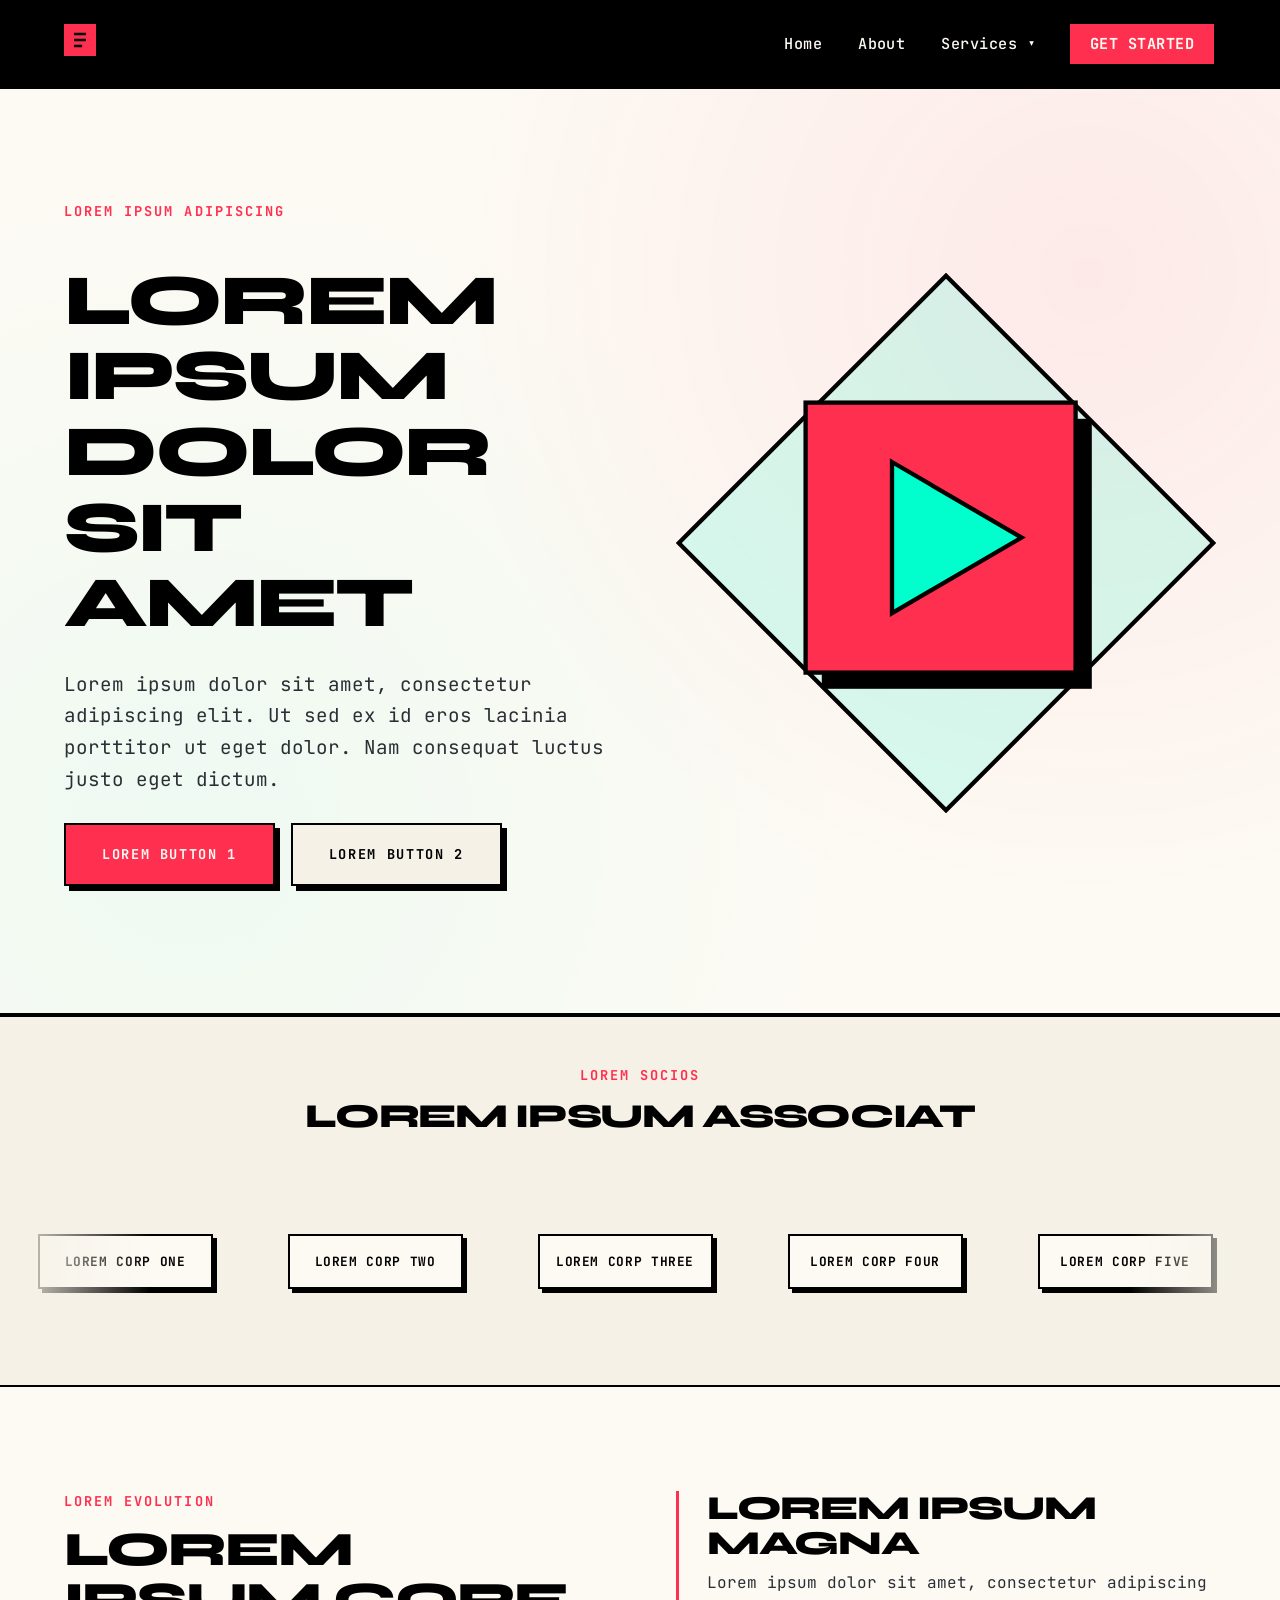
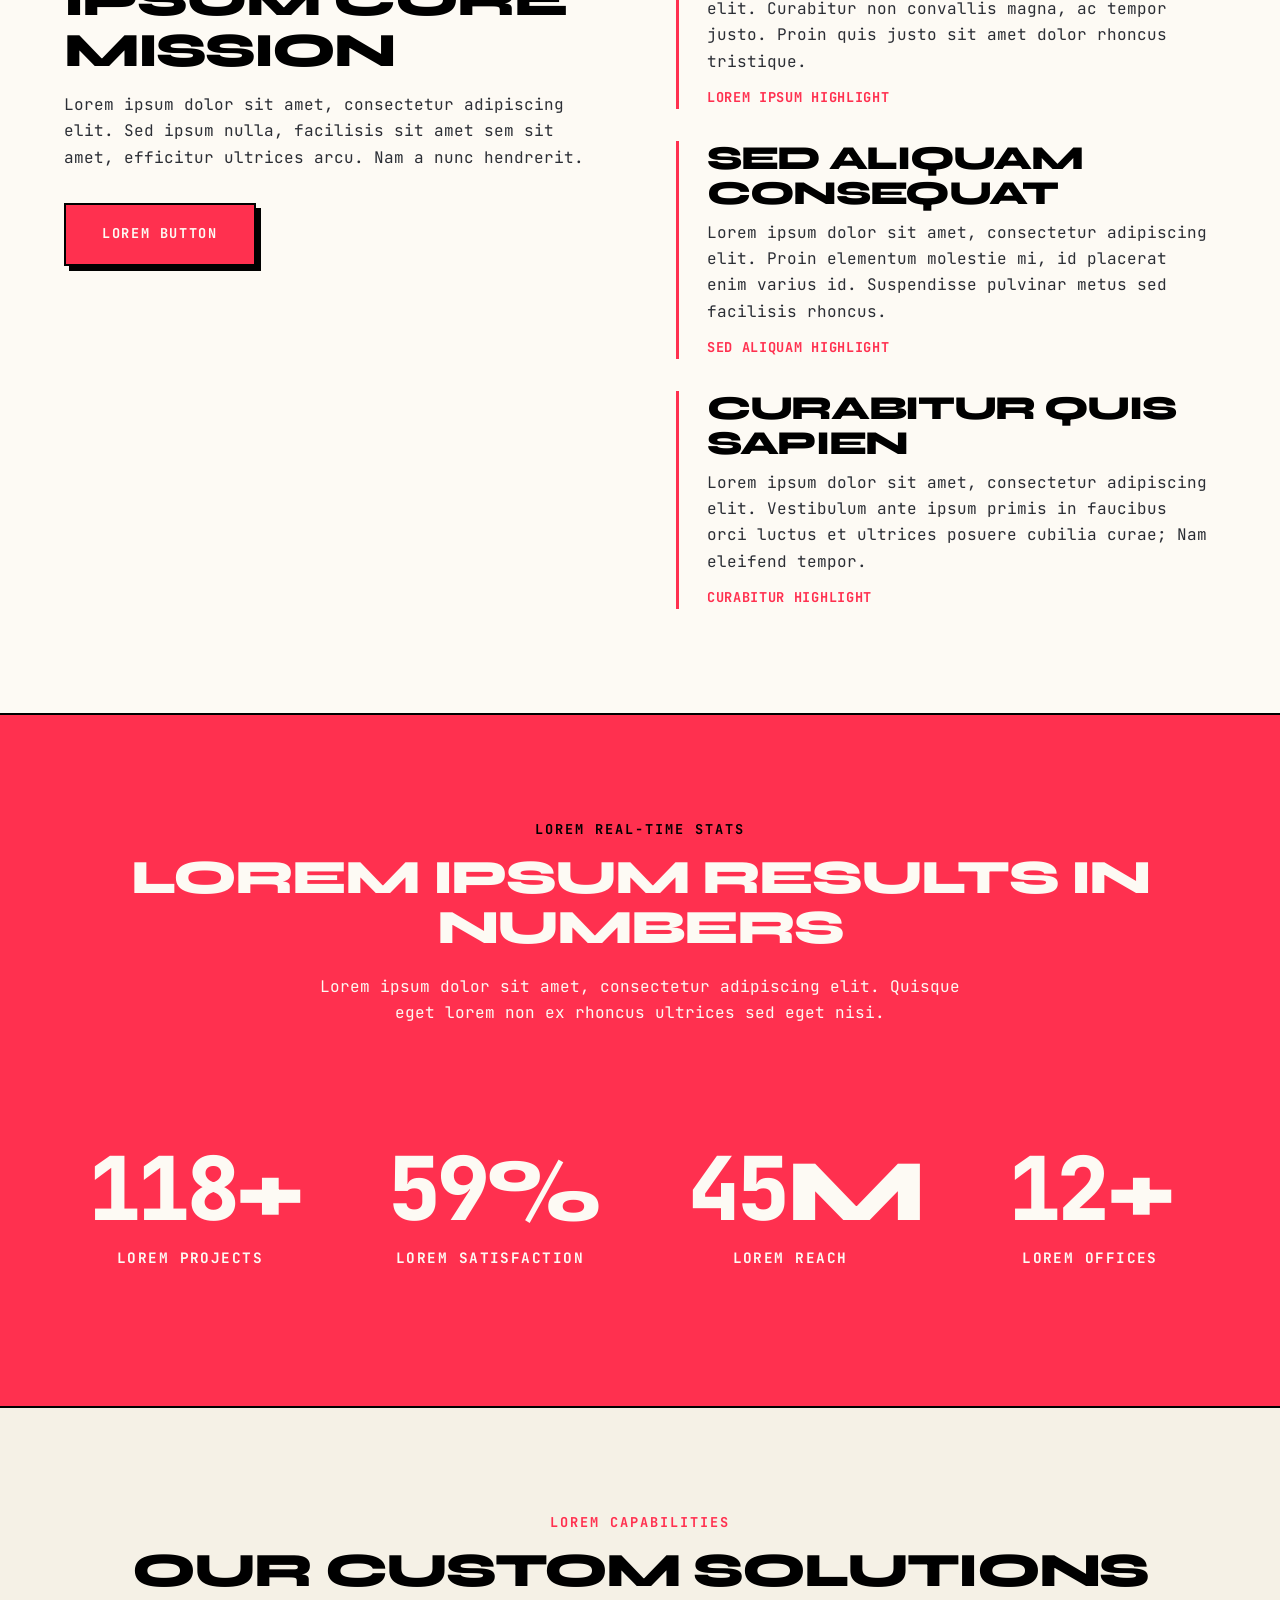
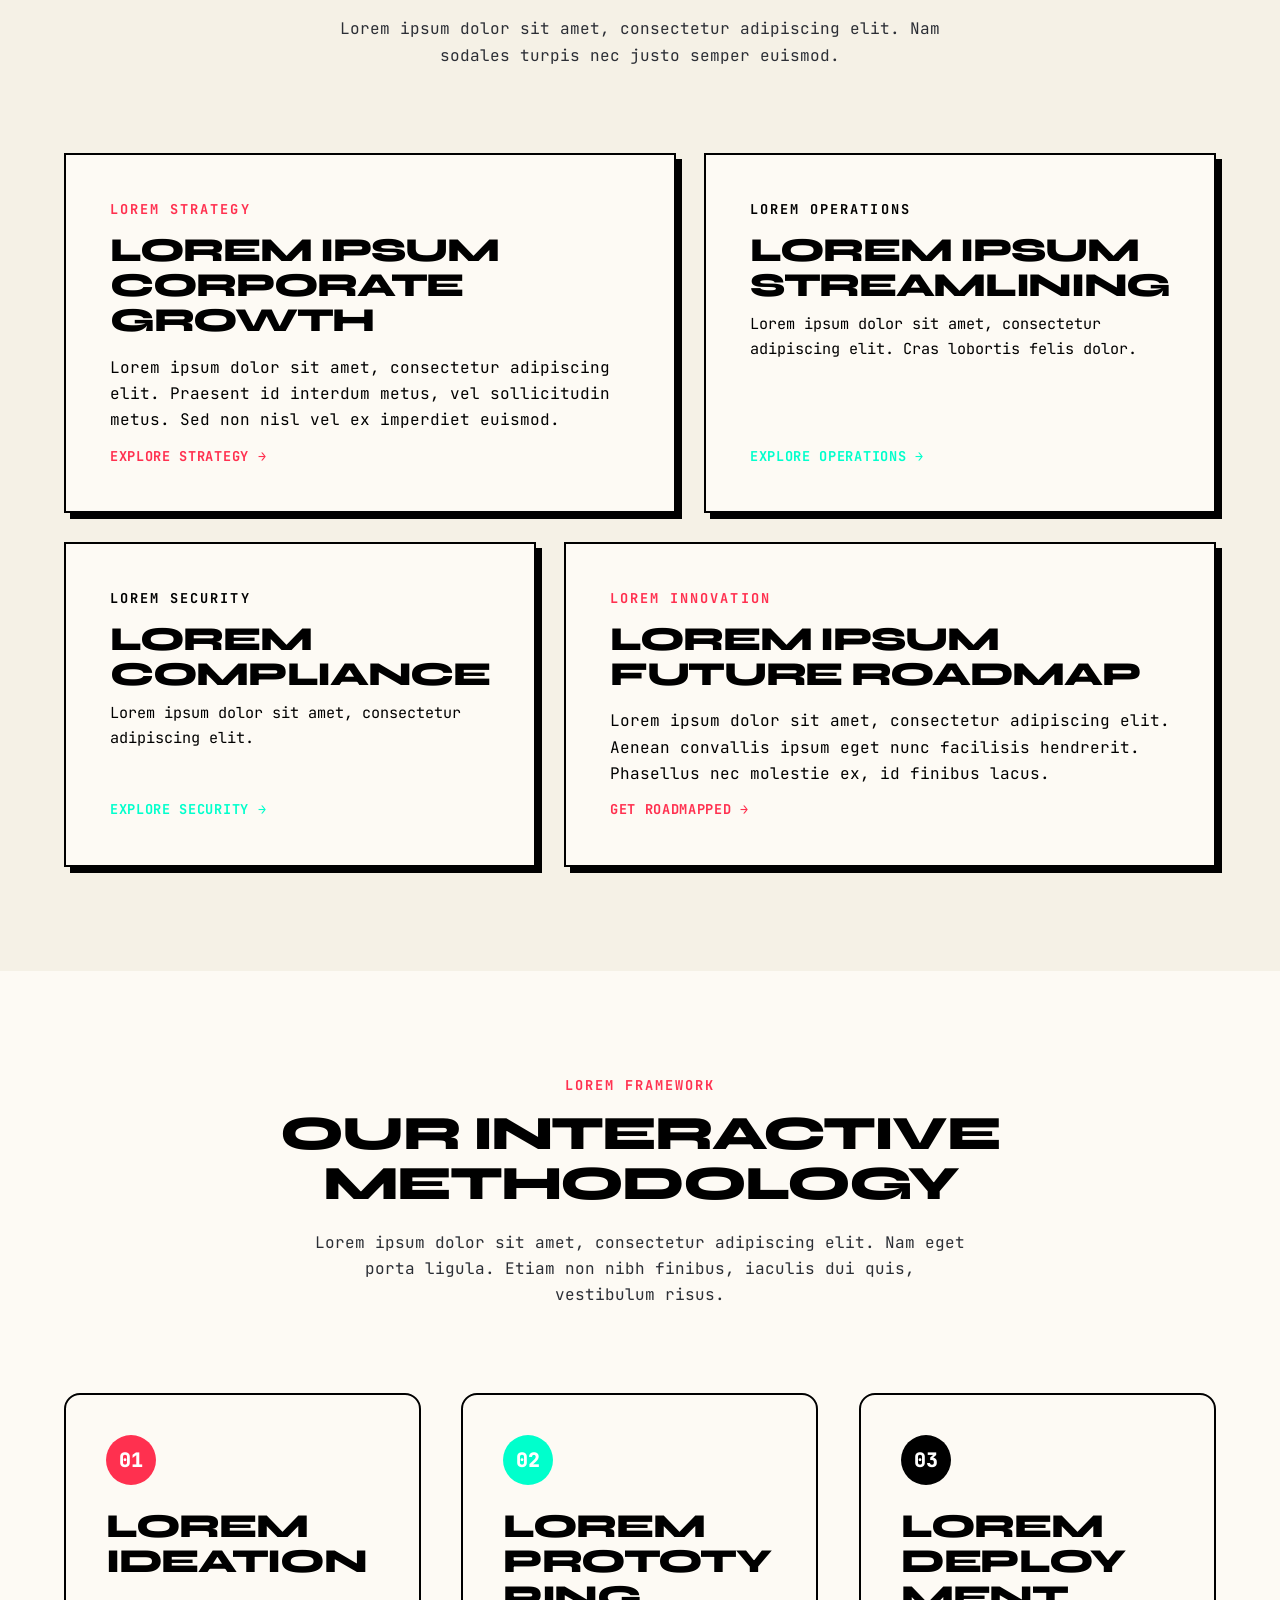
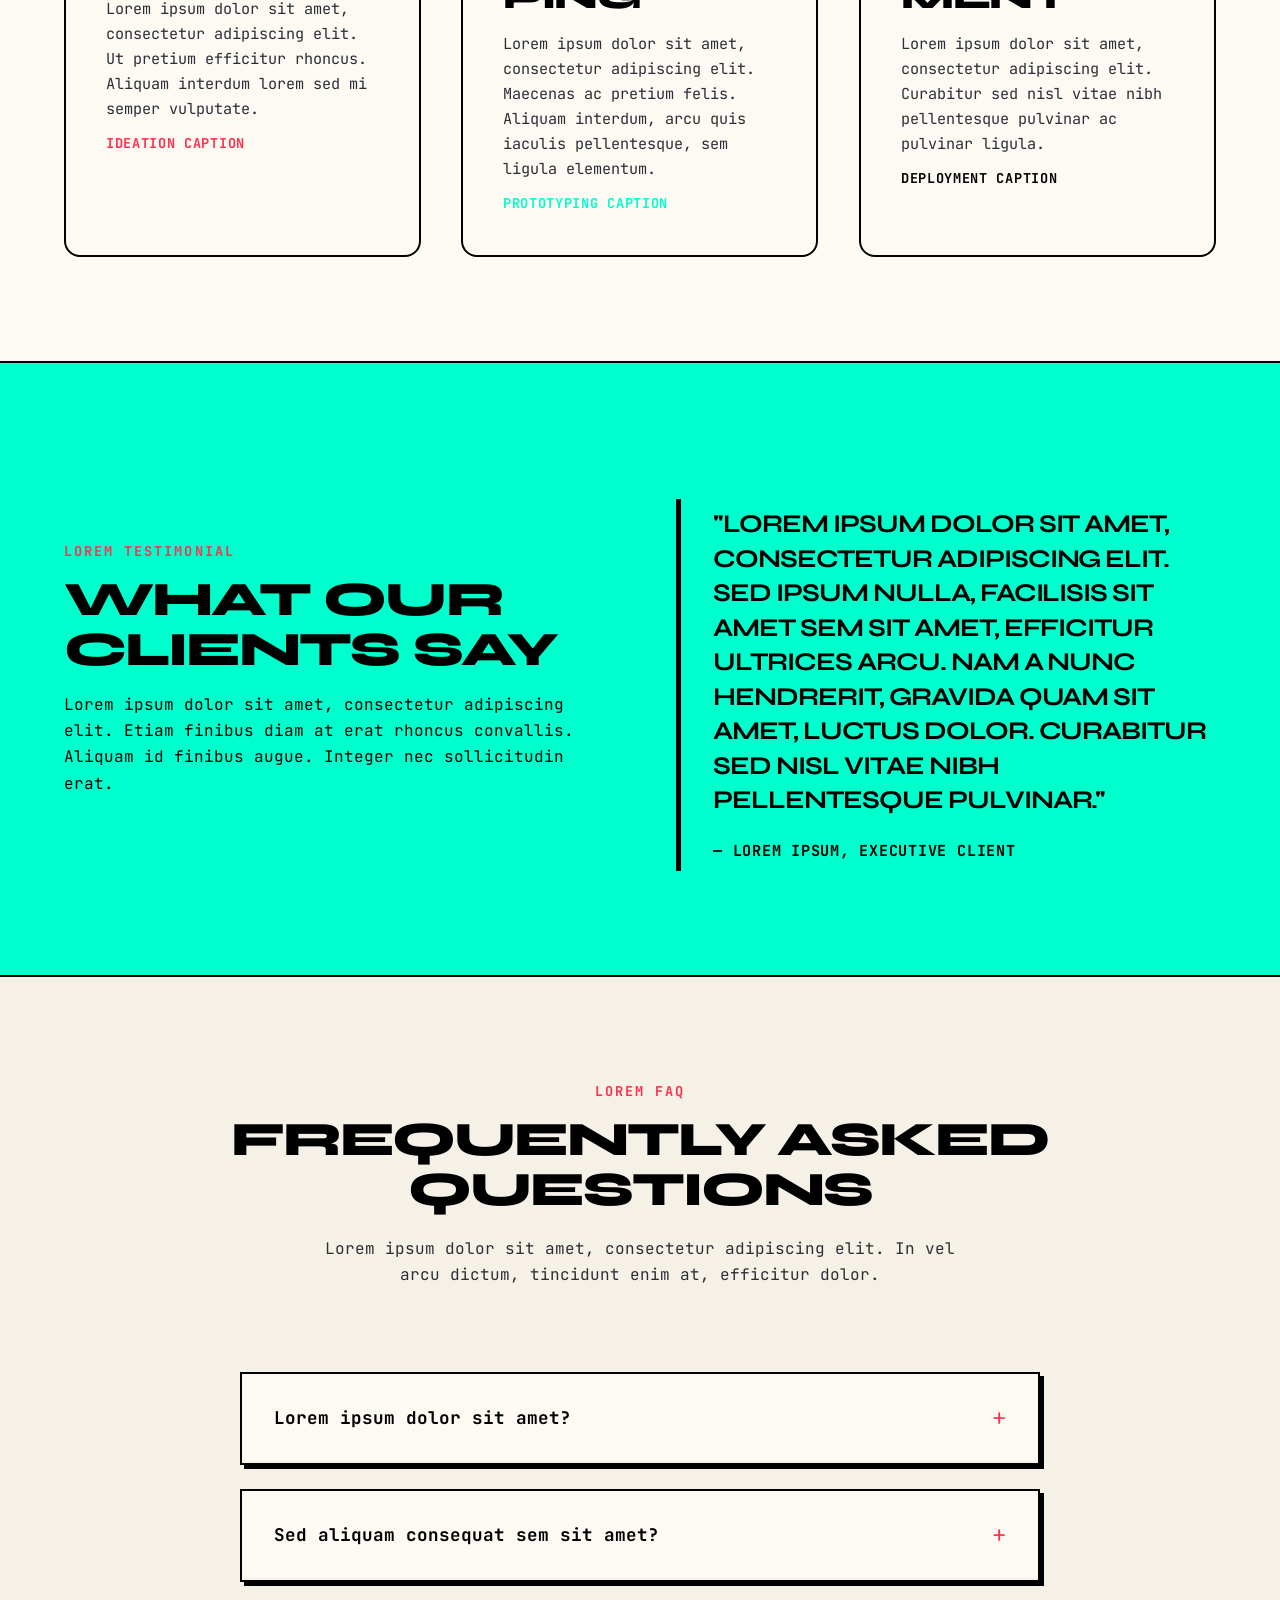
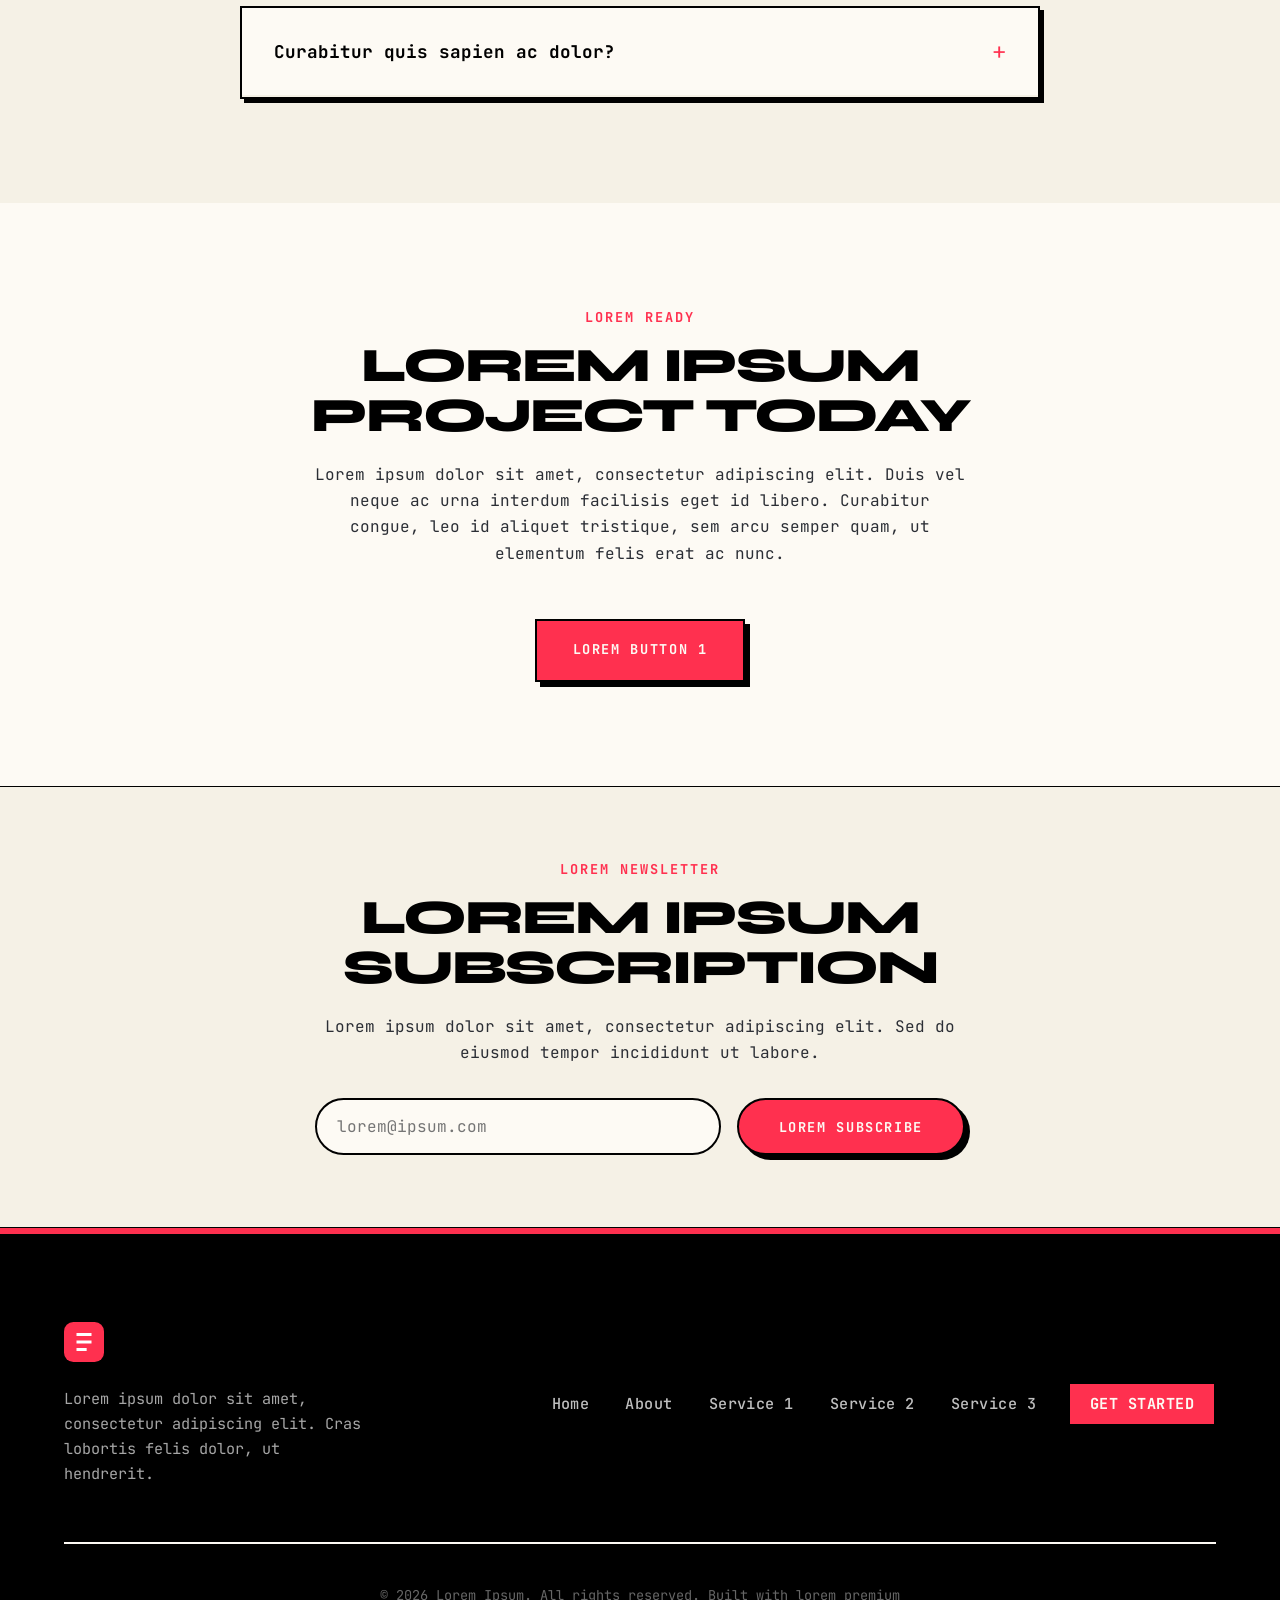
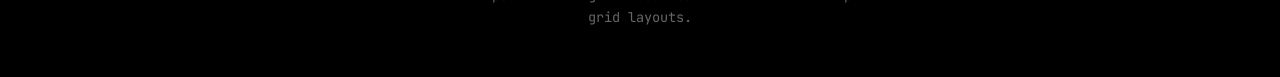
<file: index.html>
<!doctype html>
<html lang="en">
  <head>
    <meta charset="utf-8" />
    <meta http-equiv="X-UA-Compatible" content="IE=edge" />
    <title>Enterprise Template | Home</title>
    <meta name="description" content="A premium responsive multi-page website template for business clients, styled in vibrant high-contrast colors with scrolling entry animations." />
    <meta name="viewport" content="width=device-width, initial-scale=1" />
    <link rel="stylesheet" href="./css/main.css" />
  </head>
  <body>
    <!-- Navbar (Global Framework Navigation) -->
    <nav class="navbar">
      <div class="nav-content">
        <div class="logo">
          <a href="index.html">
            <svg width="32" height="32" viewBox="0 0 512 512" fill="none" xmlns="http://www.w3.org/2000/svg">
              <rect width="512" height="512" rx="0" fill="var(--main-color)"/>
              <path d="M160 140H352V180H160V140ZM160 236H352V276H160V236ZM160 332H290V372H160V332Z" fill="var(--neutral-dark)"/>
            </svg>
          </a>
        </div>

        <ul class="nav-links">
          <li class="active"><a href="index.html">Home</a></li>
          <li><a href="about.html">About</a></li>
          <li class="dropdown desktop-only">
            <a href="#" class="drop-btn">Services <span class="arrow">&#9662;</span></a>
            <ul class="dropdown-content">
              <li><a href="service1.html">Service 1</a></li>
              <li><a href="service2.html">Service 2</a></li>
              <li><a href="service3.html">Service 3</a></li>
            </ul>
          </li>
          <li class="mobile-only"><a href="service1.html">Service 1</a></li>
          <li class="mobile-only"><a href="service2.html">Service 2</a></li>
          <li class="mobile-only"><a href="service3.html">Service 3</a></li>
          <li><a class="button-links nav-action-button" href="contact.html" style="padding: 0.5rem 1.25rem;">Get Started</a></li>
        </ul>

        <div class="hamburger" id="hamburger">
          <span></span>
          <span></span>
          <span></span>
        </div>
      </div>
    </nav>

    <!-- SECTION 1: Dynamic Hero Section -->
    <section class="hero-banner">
      <div class="container">
        <div class="two-grid">
          <div class="hero-content scroll-anim">
            <span class="section-caption">Lorem Ipsum Adipiscing</span>
            <h1>Lorem Ipsum Dolor Sit Amet</h1>
            <p>Lorem ipsum dolor sit amet, consectetur adipiscing elit. Ut sed ex id eros lacinia porttitor ut eget dolor. Nam consequat luctus justo eget dictum.</p>
            <div style="display: flex; gap: 1rem; flex-wrap: wrap;">
              <a class="button-links accent-button" href="contact.html">Lorem Button 1</a>
              <a class="button-links light-button" href="about.html">Lorem Button 2</a>
            </div>
          </div>
          <div class="scroll-anim scroll-delay-2" style="display: flex; justify-content: center; align-items: center;">
            <svg width="100%" height="auto" max-width="450px" viewBox="0 0 500 500" fill="none" xmlns="http://www.w3.org/2000/svg">
              <!-- Rotated background square for brutalist frame -->
              <rect x="75" y="75" width="350" height="350" fill="var(--secondary-color)" fill-opacity="0.15" stroke="var(--neutral-dark)" stroke-width="4" transform="rotate(45 250 250)"/>
              <!-- Flat heavy offset card shadow -->
              <rect x="135" y="135" width="250" height="250" fill="var(--neutral-dark)"/>
              <!-- Foreground card with thick border -->
              <rect x="120" y="120" width="250" height="250" fill="var(--main-color)" stroke="var(--neutral-dark)" stroke-width="4"/>
              <!-- Embedded geometric tech symbol -->
              <polygon points="200,175 320,245 200,315" fill="var(--secondary-color)" stroke="var(--neutral-dark)" stroke-width="4"/>
            </svg>
          </div>
        </div>
      </div>
    </section>

    <!-- SECTION 2: Trusted Client Carousel -->
    <section style="padding: 3rem 0; border-top: 2.5px solid var(--neutral-dark); border-bottom: 2.5px solid var(--neutral-dark); background-color: var(--neutral-light-gray);">
      <div class="container">
        <div class="center" style="margin-bottom: 2rem;">
          <span class="section-caption">Lorem Socios</span>
          <h3>Lorem Ipsum Associat</h3>
        </div>
      </div>
      <div class="carousel-container">
        <div class="carousel-track">
          <div class="slide"><div class="placeholder-logo">Lorem Corp One</div></div>
          <div class="slide"><div class="placeholder-logo">Lorem Corp Two</div></div>
          <div class="slide"><div class="placeholder-logo">Lorem Corp Three</div></div>
          <div class="slide"><div class="placeholder-logo">Lorem Corp Four</div></div>
          <div class="slide"><div class="placeholder-logo">Lorem Corp Five</div></div>
          <div class="slide"><div class="placeholder-logo">Lorem Corp Six</div></div>
          
          <div class="slide"><div class="placeholder-logo">Lorem Corp One</div></div>
          <div class="slide"><div class="placeholder-logo">Lorem Corp Two</div></div>
          <div class="slide"><div class="placeholder-logo">Lorem Corp Three</div></div>
          <div class="slide"><div class="placeholder-logo">Lorem Corp Four</div></div>
          <div class="slide"><div class="placeholder-logo">Lorem Corp Five</div></div>
          <div class="slide"><div class="placeholder-logo">Lorem Corp Six</div></div>
          
          <div class="slide"><div class="placeholder-logo">Lorem Corp One</div></div>
          <div class="slide"><div class="placeholder-logo">Lorem Corp Two</div></div>
          <div class="slide"><div class="placeholder-logo">Lorem Corp Three</div></div>
          <div class="slide"><div class="placeholder-logo">Lorem Corp Four</div></div>
          <div class="slide"><div class="placeholder-logo">Lorem Corp Five</div></div>
          <div class="slide"><div class="placeholder-logo">Lorem Corp Six</div></div>
        </div>
      </div>
    </section>

    <!-- SECTION 3: Split Section with Sticky Left -->
    <section>
      <div class="container">
        <div class="two-grid">
          <div class="left-sticky scroll-anim">
            <span class="section-caption">Lorem Evolution</span>
            <h2>Lorem Ipsum Core Mission</h2>
            <p style="margin-top: 1rem; margin-bottom: 2rem;">Lorem ipsum dolor sit amet, consectetur adipiscing elit. Sed ipsum nulla, facilisis sit amet sem sit amet, efficitur ultrices arcu. Nam a nunc hendrerit.</p>
            <a class="button-links accent-button" href="about.html">Lorem Button</a>
          </div>
          <div>
            <ul class="vertical-list">
              <li class="scroll-anim scroll-delay-1">
                <h3>Lorem Ipsum Magna</h3>
                <p>Lorem ipsum dolor sit amet, consectetur adipiscing elit. Curabitur non convallis magna, ac tempor justo. Proin quis justo sit amet dolor rhoncus tristique.</p>
                <span class="section-caption-below">Lorem Ipsum Highlight</span>
              </li>
              <li class="scroll-anim scroll-delay-2">
                <h3>Sed Aliquam Consequat</h3>
                <p>Lorem ipsum dolor sit amet, consectetur adipiscing elit. Proin elementum molestie mi, id placerat enim varius id. Suspendisse pulvinar metus sed facilisis rhoncus.</p>
                <span class="section-caption-below">Sed Aliquam Highlight</span>
              </li>
              <li class="scroll-anim scroll-delay-3">
                <h3>Curabitur Quis Sapien</h3>
                <p>Lorem ipsum dolor sit amet, consectetur adipiscing elit. Vestibulum ante ipsum primis in faucibus orci luctus et ultrices posuere cubilia curae; Nam eleifend tempor.</p>
                <span class="section-caption-below">Curabitur Highlight</span>
              </li>
            </ul>
          </div>
        </div>
      </div>
    </section>

    <!-- SECTION 4: Stylized Main Color Band (Credential + Counter Metrics) -->
    <section class="main-color-section dark-section">
      <div class="container">
        <div class="center scroll-anim" style="margin-bottom: 4rem;">
          <span class="section-caption" style="color: var(--neutral-dark);">Lorem Real-time Stats</span>
          <h2>Lorem Ipsum Results in Numbers</h2>
          <p>Lorem ipsum dolor sit amet, consectetur adipiscing elit. Quisque eget lorem non ex rhoncus ultrices sed eget nisi.</p>
        </div>
        
        <div class="center-figures scroll-anim">
          <div class="vertical-figure">
            <h2><span class="stat-counter" data-target="150">0</span>+</h2>
            <p>Lorem Projects</p>
          </div>
          <div class="vertical-figure">
            <h2><span class="stat-counter" data-target="99">0</span>%</h2>
            <p>Lorem Satisfaction</p>
          </div>
          <div class="vertical-figure">
            <h2><span class="stat-counter" data-target="45">0</span>M</h2>
            <p>Lorem Reach</p>
          </div>
          <div class="vertical-figure">
            <h2><span class="stat-counter" data-target="12">0</span>+</h2>
            <p>Lorem Offices</p>
          </div>
        </div>
      </div>
    </section>

    <!-- SECTION 5: Modern Bento Grid Showcase -->
    <section style="background-color: var(--neutral-light-gray);">
      <div class="container">
        <div class="center scroll-anim" style="margin-bottom: 4rem;">
          <span class="section-caption">Lorem Capabilities</span>
          <h2>Our Custom Solutions</h2>
          <p>Lorem ipsum dolor sit amet, consectetur adipiscing elit. Nam sodales turpis nec justo semper euismod.</p>
        </div>
        
        <div class="bento-grid">
          <div class="bento-card col-span-2 scroll-anim scroll-delay-1">
            <div>
              <span class="section-caption">Lorem Strategy</span>
              <h3>Lorem Ipsum Corporate Growth</h3>
              <p style="margin-top: 1rem;">Lorem ipsum dolor sit amet, consectetur adipiscing elit. Praesent id interdum metus, vel sollicitudin metus. Sed non nisl vel ex imperdiet euismod.</p>
            </div>
            <a href="service1.html" class="section-caption-below" style="display: inline-block; font-weight: 700;">Explore Strategy &rarr;</a>
          </div>
          
          <div class="bento-card scroll-anim scroll-delay-2">
            <div>
              <span class="section-caption-secondary">Lorem Operations</span>
              <h3>Lorem Ipsum Streamlining</h3>
              <p style="margin-top: 0.5rem; font-size: 0.95rem;">Lorem ipsum dolor sit amet, consectetur adipiscing elit. Cras lobortis felis dolor.</p>
            </div>
            <a href="service2.html" class="section-caption-below" style="color: var(--secondary-color); font-weight: 700;">Explore Operations &rarr;</a>
          </div>

          <div class="bento-card scroll-anim scroll-delay-3">
            <div>
              <span class="section-caption-secondary">Lorem Security</span>
              <h3>Lorem Compliance</h3>
              <p style="margin-top: 0.5rem; font-size: 0.95rem;">Lorem ipsum dolor sit amet, consectetur adipiscing elit.</p>
            </div>
            <a href="service3.html" class="section-caption-below" style="color: var(--secondary-color); font-weight: 700;">Explore Security &rarr;</a>
          </div>

          <div class="bento-card col-span-2 scroll-anim scroll-delay-4">
            <div>
              <span class="section-caption">Lorem Innovation</span>
              <h3>Lorem Ipsum Future Roadmap</h3>
              <p style="margin-top: 1rem;">Lorem ipsum dolor sit amet, consectetur adipiscing elit. Aenean convallis ipsum eget nunc facilisis hendrerit. Phasellus nec molestie ex, id finibus lacus.</p>
            </div>
            <a href="contact.html" class="section-caption-below" style="display: inline-block; font-weight: 700;">Get Roadmapped &rarr;</a>
          </div>
        </div>
      </div>
    </section>

    <!-- SECTION 6: Three-Column Card Matrix with Stylized Captions -->
    <section>
      <div class="container">
        <div class="center scroll-anim" style="margin-bottom: 4rem;">
          <span class="section-caption">Lorem Framework</span>
          <h2>Our Interactive Methodology</h2>
          <p>Lorem ipsum dolor sit amet, consectetur adipiscing elit. Nam eget porta ligula. Etiam non nibh finibus, iaculis dui quis, vestibulum risus.</p>
        </div>

        <div class="three-grid">
          <div class="scroll-anim scroll-delay-1" style="border: 2px solid var(--neutral-dark); padding: 2.5rem; border-radius: 16px;">
            <div style="background-color: var(--main-color); width: 50px; height: 50px; border-radius: 50%; display: flex; align-items: center; justify-content: center; margin-bottom: 1.5rem;">
              <span style="color: white; font-weight: 800; font-size: 1.25rem;">01</span>
            </div>
            <h3>Lorem Ideation</h3>
            <p style="margin-top: 1rem; font-size: 0.95rem;">Lorem ipsum dolor sit amet, consectetur adipiscing elit. Ut pretium efficitur rhoncus. Aliquam interdum lorem sed mi semper vulputate.</p>
            <span class="section-caption-below">Ideation Caption</span>
          </div>

          <div class="scroll-anim scroll-delay-2" style="border: 2px solid var(--neutral-dark); padding: 2.5rem; border-radius: 16px;">
            <div style="background-color: var(--secondary-color); width: 50px; height: 50px; border-radius: 50%; display: flex; align-items: center; justify-content: center; margin-bottom: 1.5rem;">
              <span style="color: white; font-weight: 800; font-size: 1.25rem;">02</span>
            </div>
            <h3>Lorem Prototyping</h3>
            <p style="margin-top: 1rem; font-size: 0.95rem;">Lorem ipsum dolor sit amet, consectetur adipiscing elit. Maecenas ac pretium felis. Aliquam interdum, arcu quis iaculis pellentesque, sem ligula elementum.</p>
            <span class="section-caption-below" style="color: var(--secondary-color);">Prototyping Caption</span>
          </div>

          <div class="scroll-anim scroll-delay-3" style="border: 2px solid var(--neutral-dark); padding: 2.5rem; border-radius: 16px;">
            <div style="background-color: var(--neutral-dark); width: 50px; height: 50px; border-radius: 50%; display: flex; align-items: center; justify-content: center; margin-bottom: 1.5rem;">
              <span style="color: white; font-weight: 800; font-size: 1.25rem;">03</span>
            </div>
            <h3>Lorem Deployment</h3>
            <p style="margin-top: 1rem; font-size: 0.95rem;">Lorem ipsum dolor sit amet, consectetur adipiscing elit. Curabitur sed nisl vitae nibh pellentesque pulvinar ac pulvinar ligula.</p>
            <span class="section-caption-below" style="color: var(--neutral-dark);">Deployment Caption</span>
          </div>
        </div>
      </div>
    </section>

    <!-- SECTION 7: Immersive Secondary Color Band (Customer Testimony) -->
    <section class="secondary-color-section dark-section">
      <div class="container">
        <div class="two-grid">
          <div class="scroll-anim">
            <span class="section-caption" style="color: var(--neutral-dark);">Lorem Testimonial</span>
            <h2>What Our Clients Say</h2>
            <p style="margin-top: 1rem;">Lorem ipsum dolor sit amet, consectetur adipiscing elit. Etiam finibus diam at erat rhoncus convallis. Aliquam id finibus augue. Integer nec sollicitudin erat.</p>
          </div>
          <div class="testimony-div scroll-anim scroll-delay-2" style="border-left-color: var(--neutral-dark);">
            <h3>"Lorem ipsum dolor sit amet, consectetur adipiscing elit. Sed ipsum nulla, facilisis sit amet sem sit amet, efficitur ultrices arcu. Nam a nunc hendrerit, gravida quam sit amet, luctus dolor. Curabitur sed nisl vitae nibh pellentesque pulvinar."</h3>
            <p style="color: var(--neutral-dark);">— Lorem Ipsum, Executive Client</p>
          </div>
        </div>
      </div>
    </section>

    <!-- SECTION 8: Interactive FAQ Accordion -->
    <section style="background-color: var(--neutral-light-gray);">
      <div class="container">
        <div class="center scroll-anim" style="margin-bottom: 4rem;">
          <span class="section-caption">Lorem FAQ</span>
          <h2>Frequently Asked Questions</h2>
          <p>Lorem ipsum dolor sit amet, consectetur adipiscing elit. In vel arcu dictum, tincidunt enim at, efficitur dolor.</p>
        </div>

        <div class="faq-container scroll-anim">
          <div class="faq-item">
            <button class="faq-question">
              Lorem ipsum dolor sit amet?
              <span class="faq-icon">+</span>
            </button>
            <div class="faq-answer">
              <p>Lorem ipsum dolor sit amet, consectetur adipiscing elit. Aliquam id finibus augue. Integer nec sollicitudin erat. Mauris finibus diam at erat rhoncus convallis. Fusce interdum tellus diam, at pulvinar lacus varius sed.</p>
            </div>
          </div>

          <div class="faq-item">
            <button class="faq-question">
              Sed aliquam consequat sem sit amet?
              <span class="faq-icon">+</span>
            </button>
            <div class="faq-answer">
              <p>Lorem ipsum dolor sit amet, consectetur adipiscing elit. Vivamus eleifend risus at facilisis posuere. Praesent sodales elementum enim, vitae commodo tortor luctus sed. Phasellus molestie ex, id finibus lacus.</p>
            </div>
          </div>

          <div class="faq-item">
            <button class="faq-question">
              Curabitur quis sapien ac dolor?
              <span class="faq-icon">+</span>
            </button>
            <div class="faq-answer">
              <p>Lorem ipsum dolor sit amet, consectetur adipiscing elit. Sed do eiusmod tempor incididunt ut labore et dolore magna aliqua. Ut enim ad minim veniam, quis nostrud exercitation ullamco laboris nisi ut aliquip ex ea commodo consequat.</p>
            </div>
          </div>
        </div>
      </div>
    </section>

    <!-- SECTION 9: Ultimate Dynamic CTA Block -->
    <section>
      <div class="container">
        <div class="center scroll-anim" style="max-width: 800px; margin: 0 auto;">
          <span class="section-caption">Lorem Ready</span>
          <h2>Lorem Ipsum Project Today</h2>
          <p>Lorem ipsum dolor sit amet, consectetur adipiscing elit. Duis vel neque ac urna interdum facilisis eget id libero. Curabitur congue, leo id aliquet tristique, sem arcu semper quam, ut elementum felis erat ac nunc.</p>
          <div style="margin-top: 2rem;">
            <a class="button-links accent-button" href="contact.html">Lorem Button 1</a>
          </div>
        </div>
      </div>
    </section>

    <!-- SECTION: Newsletter Subscription -->
    <section class="newsletter-section" style="background-color: var(--neutral-light-gray); border-top: 1px solid var(--border-color); border-bottom: 1px solid var(--border-color); padding: 4.5rem 5%;">
      <div class="container">
        <div class="center scroll-anim" style="max-width: 650px; margin: 0 auto;">
          <span class="section-caption">Lorem Newsletter</span>
          <h2>Lorem Ipsum Subscription</h2>
          <p style="margin-bottom: 2rem;">Lorem ipsum dolor sit amet, consectetur adipiscing elit. Sed do eiusmod tempor incididunt ut labore.</p>
          <form class="scroll-anim scroll-delay-2" style="width: 100%; display: flex; gap: 1rem; flex-wrap: wrap; justify-content: center;">
            <input type="email" placeholder="lorem@ipsum.com" required style="flex: 1; min-width: 280px; padding: 1rem 1.25rem; border: 2px solid var(--neutral-dark); border-radius: 50px; font-size: 1rem; color: var(--neutral-dark); background-color: var(--neutral-light); outline: none; transition: border-color var(--transition-speed);" />
            <button type="submit" class="button-links accent-button" style="padding: 1rem 2.5rem; border-radius: 50px; border: none; white-space: nowrap;">Lorem Subscribe</button>
          </form>
        </div>
      </div>
    </section>

    <!-- Footer (Global Static Footer) -->
    <footer class="light-footer">
      <div class="footer-content">
        <div class="logo">
          <a href="index.html">
            <svg width="40" height="40" viewBox="0 0 512 512" fill="none" xmlns="http://www.w3.org/2000/svg">
              <rect width="512" height="512" rx="120" fill="var(--main-color)"/>
              <path d="M160 140H352V180H160V140ZM160 236H352V276H160V236ZM160 332H290V372H160V332Z" fill="white"/>
            </svg>
          </a>
          <p style="margin-top: 1rem; font-size: 0.95rem; max-width: 300px; color: rgba(255, 255, 255, 0.65);">Lorem ipsum dolor sit amet, consectetur adipiscing elit. Cras lobortis felis dolor, ut hendrerit.</p>
        </div>
        <ul class="nav-links">
          <li><a href="index.html">Home</a></li>
          <li><a href="about.html">About</a></li>
          <li><a href="service1.html">Service 1</a></li>
          <li><a href="service2.html">Service 2</a></li>
          <li><a href="service3.html">Service 3</a></li>
          <li><a class="button-links nav-action-button" href="contact.html" style="padding: 0.5rem 1.25rem;">Get Started</a></li>
        </ul>
      </div>
      <div class="container">
        <p class="copyright">&copy; 2026 Lorem Ipsum. All rights reserved. Built with lorem premium grid layouts.</p>
      </div>
    </footer>

    <script type="module" src="./js/index.js"></script>
  </body>
</html>
</file>
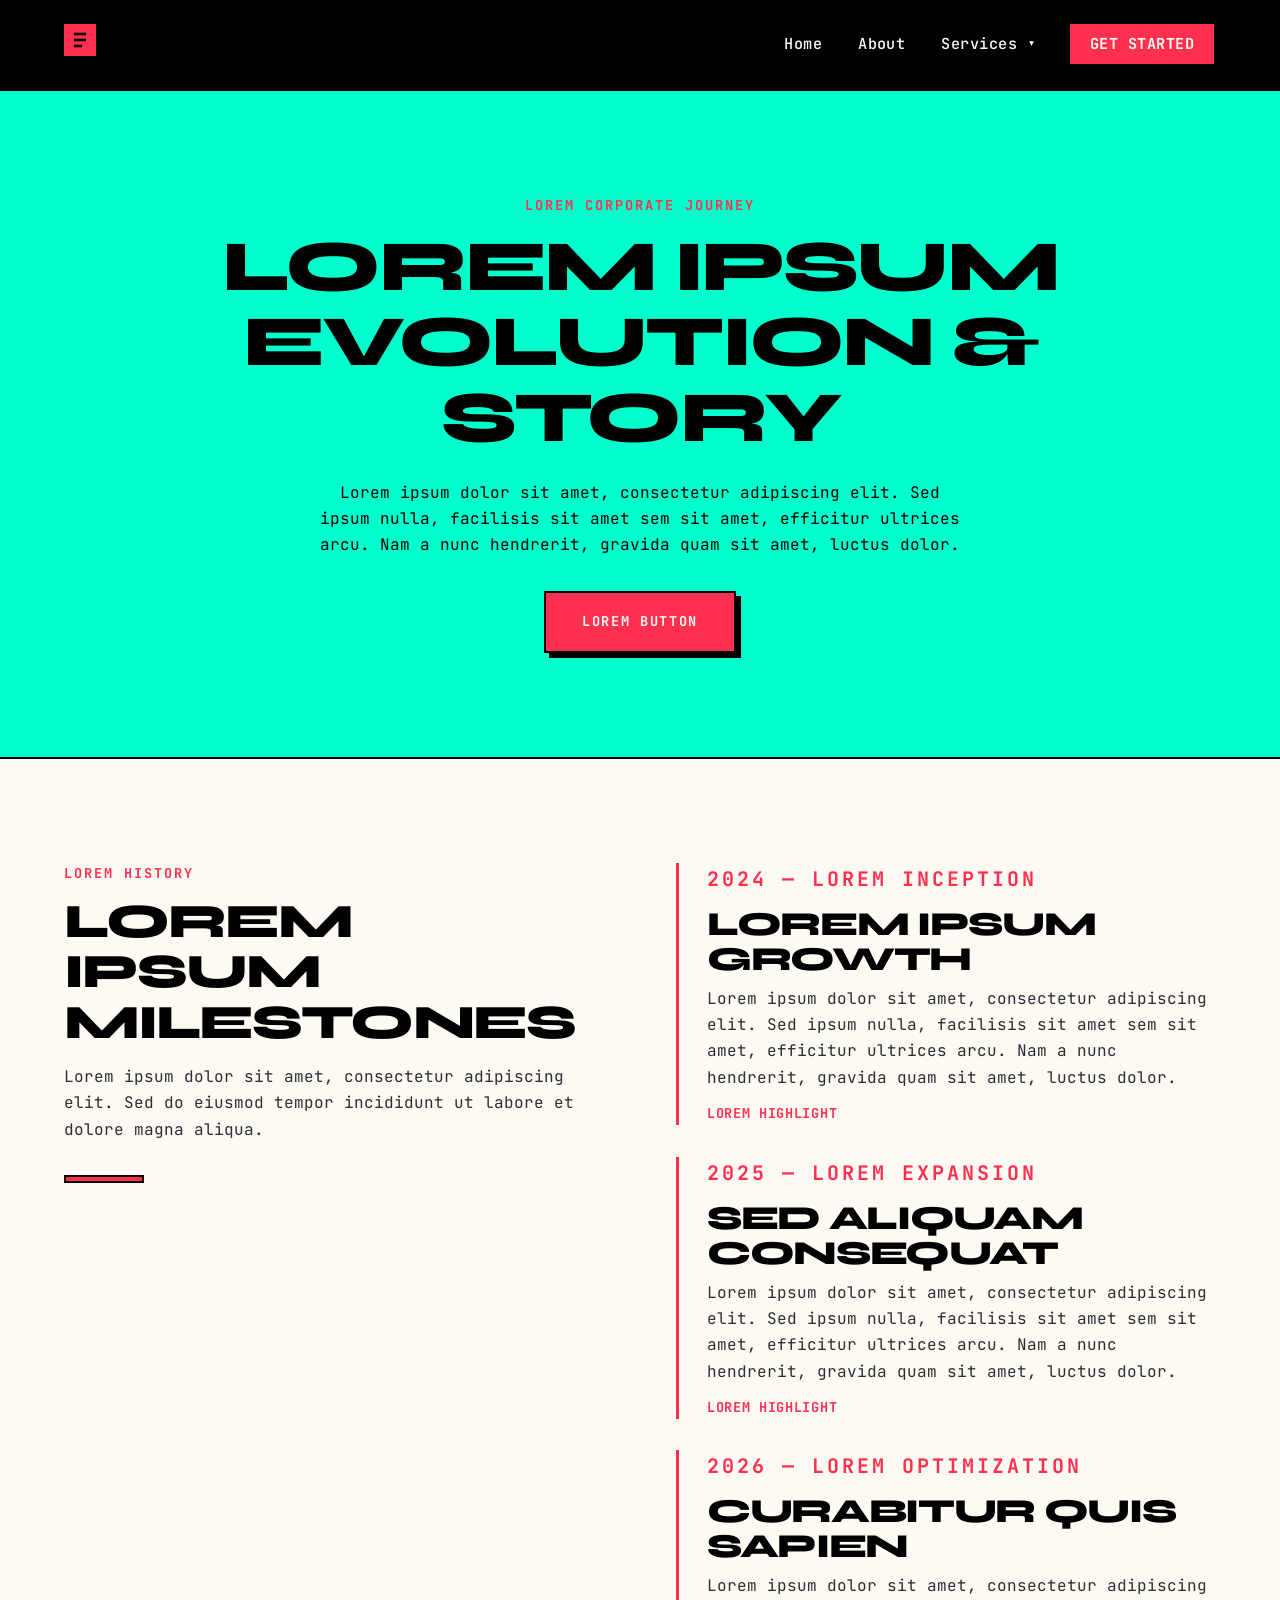
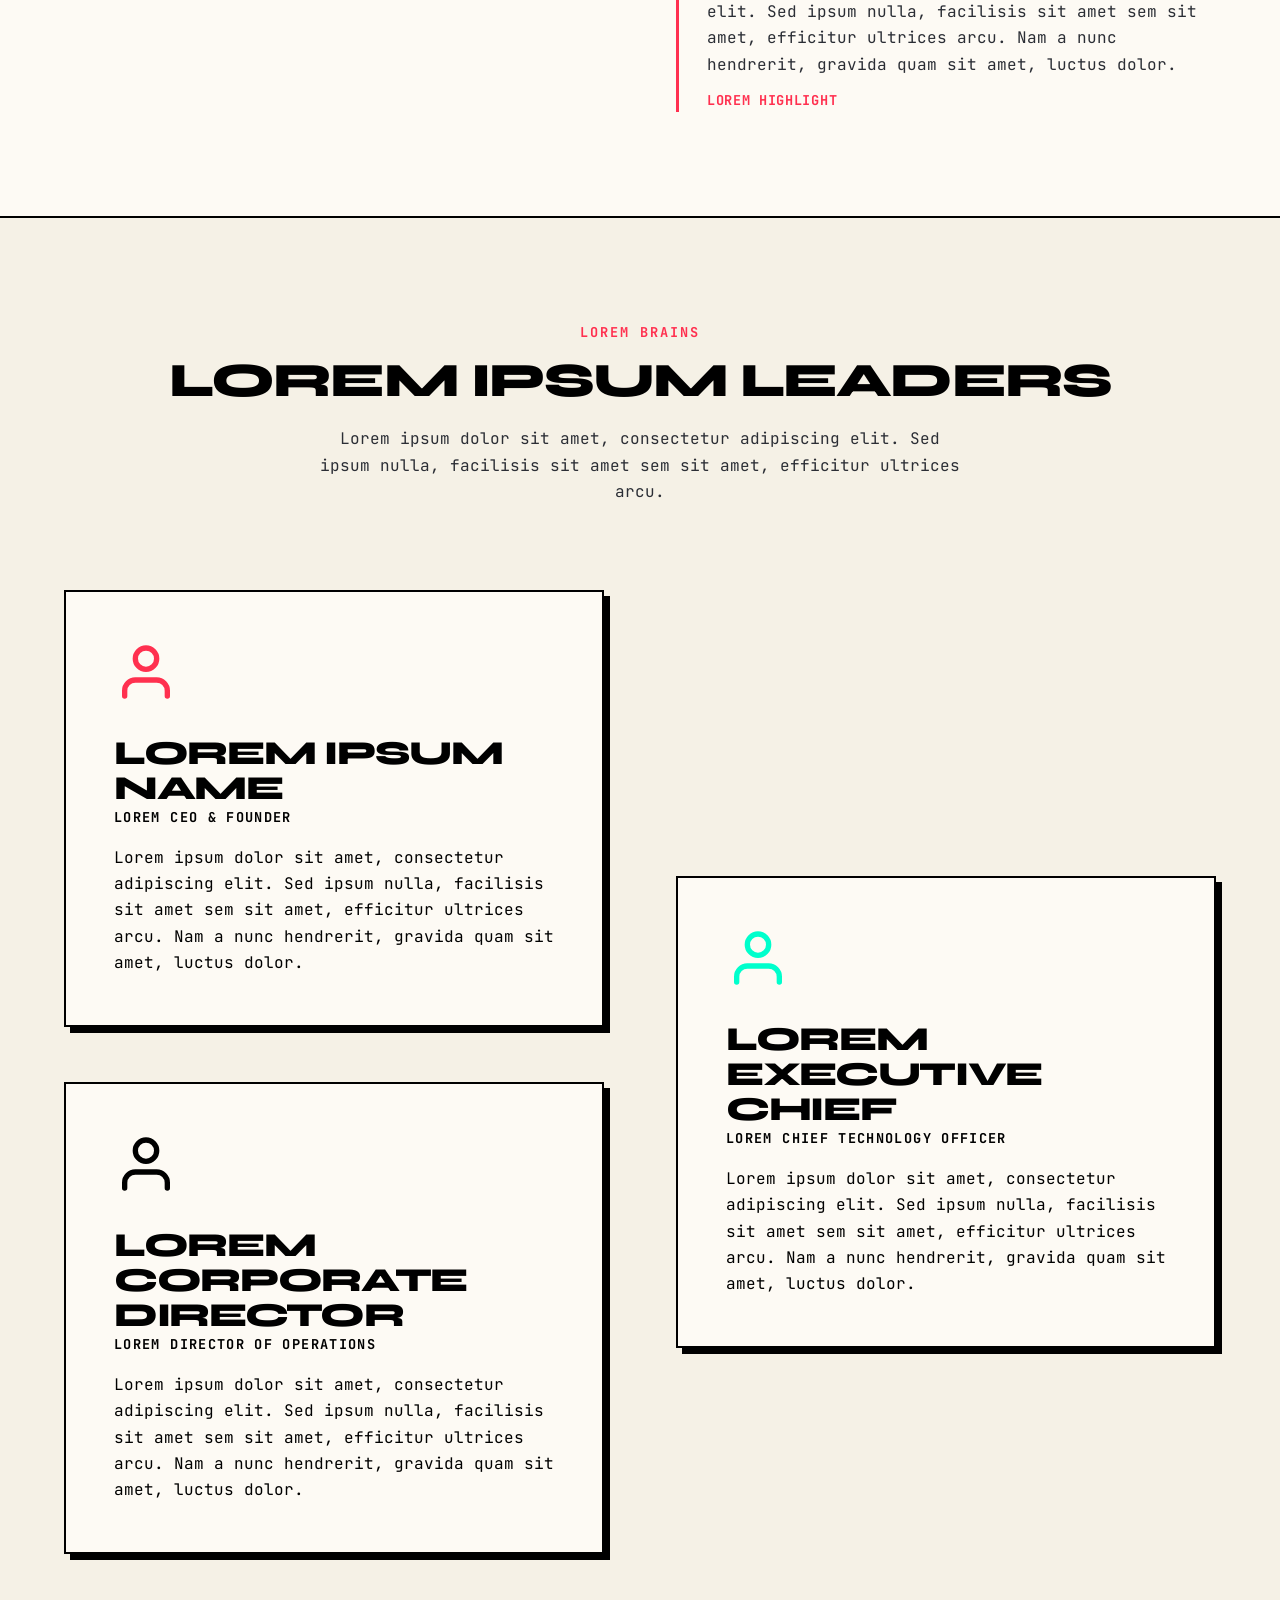
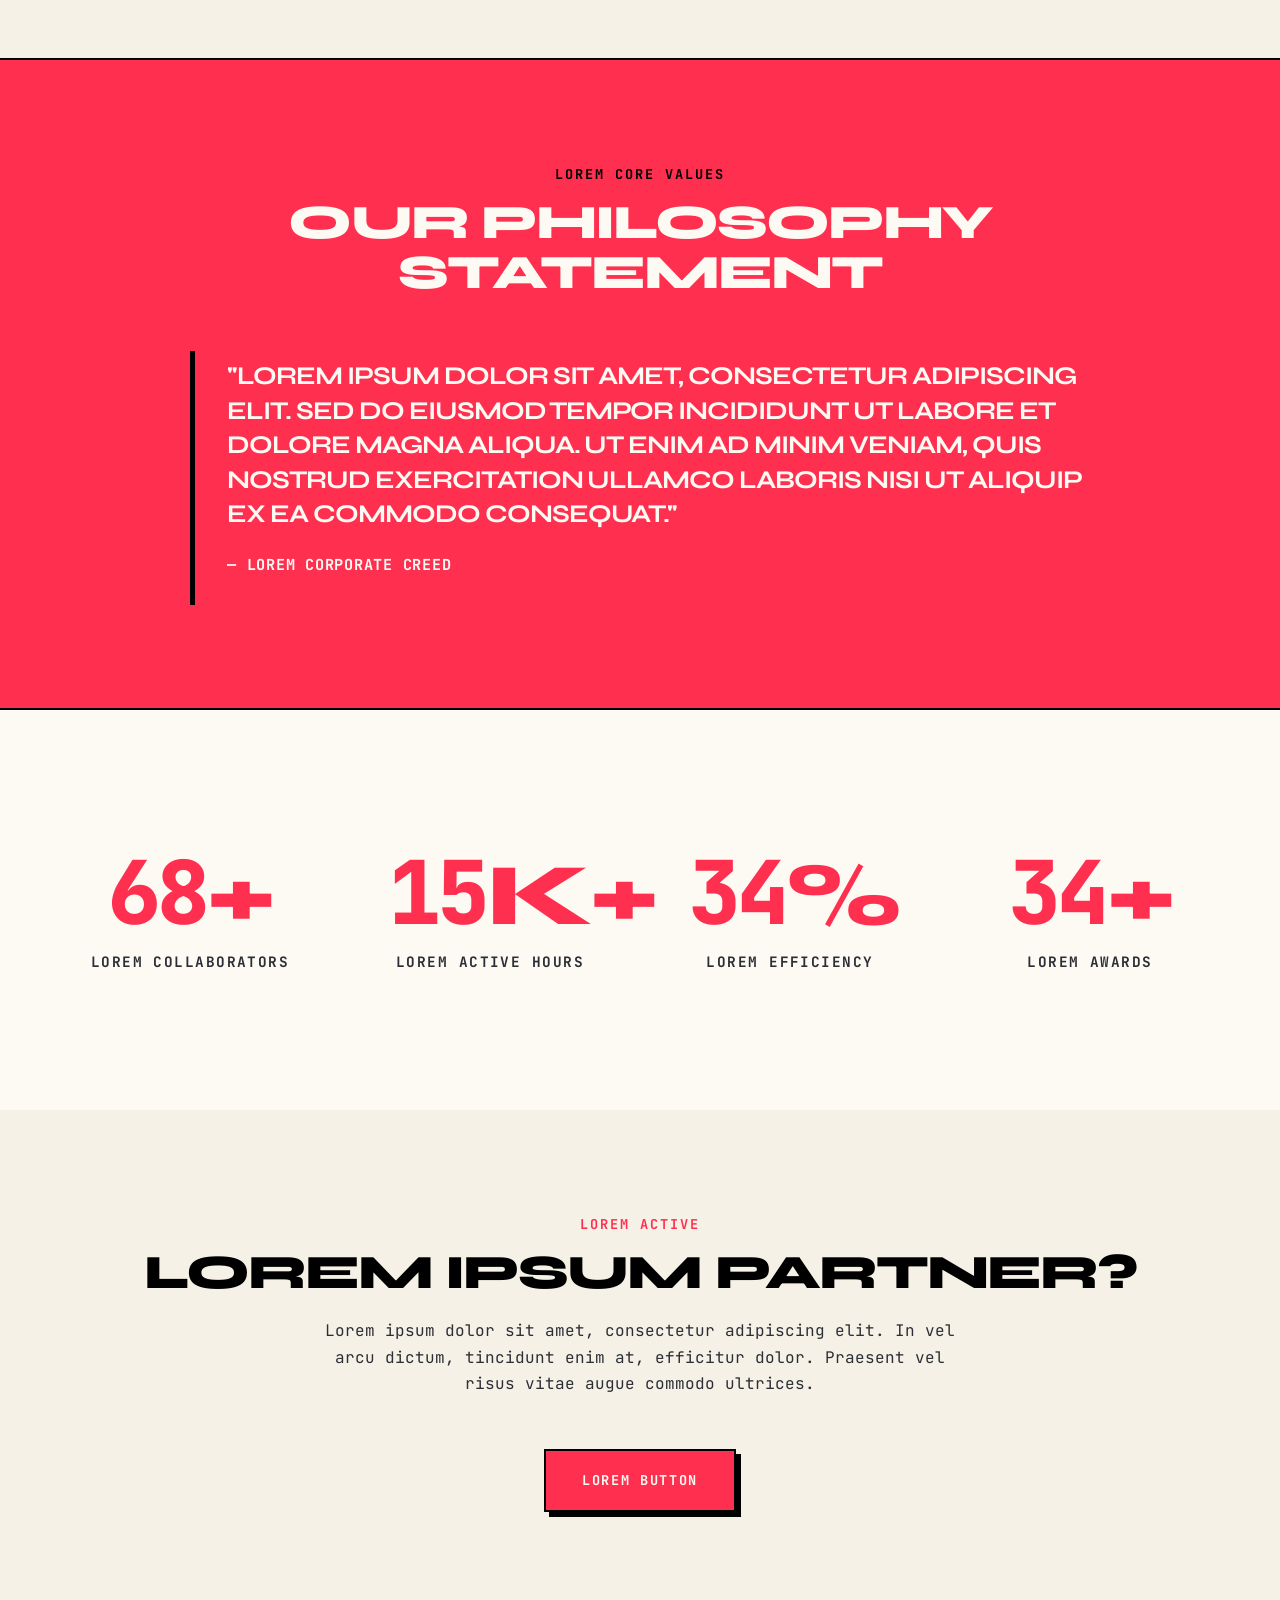
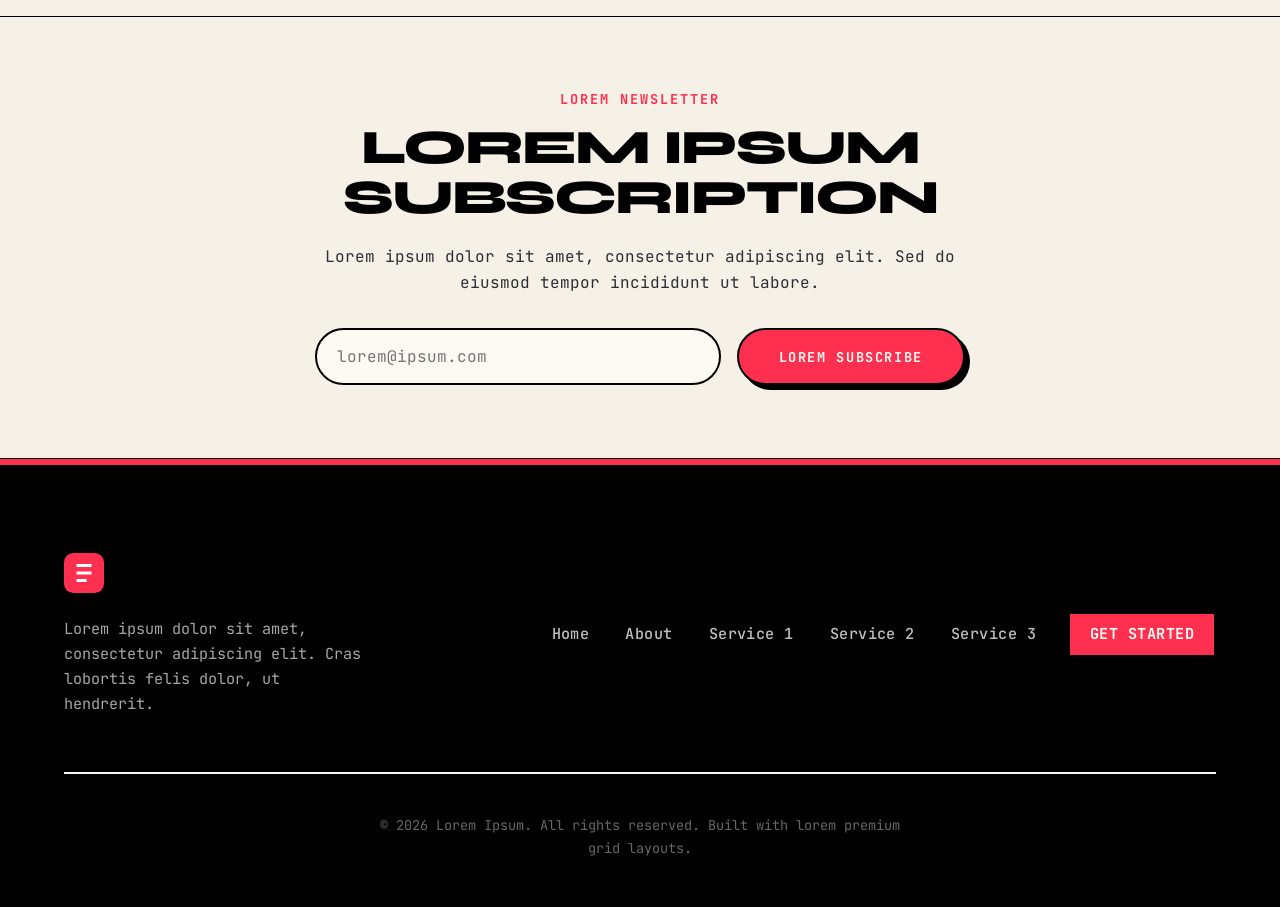
<file: about.html>
<!doctype html>
<html lang="en">
  <head>
    <meta charset="utf-8" />
    <meta http-equiv="X-UA-Compatible" content="IE=edge" />
    <title>Our Story | About Us</title>
    <meta name="description" content="Learn about our journey, meet our asymmetric leadership team, and discover the core values driving our innovation." />
    <meta name="viewport" content="width=device-width, initial-scale=1" />
    <link rel="stylesheet" href="./css/main.css" />
  </head>
  <body>
    <!-- Navbar (Global Framework Navigation) -->
    <nav class="navbar">
      <div class="nav-content">
        <div class="logo">
          <a href="index.html">
            <svg width="32" height="32" viewBox="0 0 512 512" fill="none" xmlns="http://www.w3.org/2000/svg">
              <rect width="512" height="512" rx="0" fill="var(--main-color)"/>
              <path d="M160 140H352V180H160V140ZM160 236H352V276H160V236ZM160 332H290V372H160V332Z" fill="var(--neutral-dark)"/>
            </svg>
          </a>
        </div>

        <ul class="nav-links">
          <li><a href="index.html">Home</a></li>
          <li class="active"><a href="about.html">About</a></li>
          <li class="dropdown desktop-only">
            <a href="#" class="drop-btn">Services <span class="arrow">&#9662;</span></a>
            <ul class="dropdown-content">
              <li><a href="service1.html">Service 1</a></li>
              <li><a href="service2.html">Service 2</a></li>
              <li><a href="service3.html">Service 3</a></li>
            </ul>
          </li>
          <li class="mobile-only"><a href="service1.html">Service 1</a></li>
          <li class="mobile-only"><a href="service2.html">Service 2</a></li>
          <li class="mobile-only"><a href="service3.html">Service 3</a></li>
          <li><a class="button-links nav-action-button" href="contact.html" style="padding: 0.5rem 1.25rem;">Get Started</a></li>
        </ul>

        <div class="hamburger" id="hamburger">
          <span></span>
          <span></span>
          <span></span>
        </div>
      </div>
    </nav>

    <!-- SECTION 1: Centered Brand Hero -->
    <section class="about-hero-center secondary-color-section dark-section">
      <div class="container">
        <div class="center scroll-anim" style="max-width: 900px; margin: 0 auto;">
          <span class="section-caption" style="color: var(--neutral-dark);">Lorem Corporate Journey</span>
          <h1>Lorem Ipsum Evolution &amp; Story</h1>
          <p style="margin-top: 1.5rem; margin-bottom: 2rem;">Lorem ipsum dolor sit amet, consectetur adipiscing elit. Sed ipsum nulla, facilisis sit amet sem sit amet, efficitur ultrices arcu. Nam a nunc hendrerit, gravida quam sit amet, luctus dolor.</p>
          <a class="button-links accent-button" href="#leadership">Lorem Button</a>
        </div>
      </div>
    </section>

    <!-- SECTION 2: Sticky Column Timeline Story -->
    <section>
      <div class="container">
        <div class="two-grid">
          <div class="left-sticky scroll-anim">
            <span class="section-caption">Lorem History</span>
            <h2>Lorem Ipsum Milestones</h2>
            <p style="margin-top: 1rem; margin-bottom: 2rem;">Lorem ipsum dolor sit amet, consectetur adipiscing elit. Sed do eiusmod tempor incididunt ut labore et dolore magna aliqua.</p>
            <div style="background-color: var(--main-color); height: 8px; width: 80px; border: 2.5px solid var(--neutral-dark);"></div>
          </div>
          <div>
            <ul class="vertical-list">
              <li class="scroll-anim scroll-delay-1">
                <span class="section-caption" style="font-size: 1.25rem;">2024 &mdash; Lorem Inception</span>
                <h3>Lorem Ipsum Growth</h3>
                <p>Lorem ipsum dolor sit amet, consectetur adipiscing elit. Sed ipsum nulla, facilisis sit amet sem sit amet, efficitur ultrices arcu. Nam a nunc hendrerit, gravida quam sit amet, luctus dolor.</p>
                <span class="section-caption-below">Lorem Highlight</span>
              </li>
              <li class="scroll-anim scroll-delay-2">
                <span class="section-caption" style="font-size: 1.25rem;">2025 &mdash; Lorem Expansion</span>
                <h3>Sed Aliquam Consequat</h3>
                <p>Lorem ipsum dolor sit amet, consectetur adipiscing elit. Sed ipsum nulla, facilisis sit amet sem sit amet, efficitur ultrices arcu. Nam a nunc hendrerit, gravida quam sit amet, luctus dolor.</p>
                <span class="section-caption-below">Lorem Highlight</span>
              </li>
              <li class="scroll-anim scroll-delay-3">
                <span class="section-caption" style="font-size: 1.25rem;">2026 &mdash; Lorem Optimization</span>
                <h3>Curabitur Quis Sapien</h3>
                <p>Lorem ipsum dolor sit amet, consectetur adipiscing elit. Sed ipsum nulla, facilisis sit amet sem sit amet, efficitur ultrices arcu. Nam a nunc hendrerit, gravida quam sit amet, luctus dolor.</p>
                <span class="section-caption-below">Lorem Highlight</span>
              </li>
            </ul>
          </div>
        </div>
      </div>
    </section>

    <!-- SECTION 3: Asymmetric Team Leadership Grid -->
    <section id="leadership" style="background-color: var(--neutral-light-gray); border-top: 2px solid var(--neutral-dark);">
      <div class="container">
        <div class="center scroll-anim" style="margin-bottom: 4rem;">
          <span class="section-caption">Lorem Brains</span>
          <h2>Lorem Ipsum Leaders</h2>
          <p>Lorem ipsum dolor sit amet, consectetur adipiscing elit. Sed ipsum nulla, facilisis sit amet sem sit amet, efficitur ultrices arcu.</p>
        </div>

        <div class="team-grid-asymmetric">
          <div class="left-col">
            <div class="leader-card scroll-anim scroll-delay-1">
              <svg xmlns="http://www.w3.org/2000/svg" width="64" height="64" viewBox="0 0 24 24" fill="none" stroke="var(--main-color)" stroke-width="2" stroke-linecap="round" stroke-linejoin="round" style="margin-bottom: 1.5rem;">
                <path d="M20 21v-2a4 4 0 0 0-4-4H8a4 4 0 0 0-4 4v2"></path>
                <circle cx="12" cy="7" r="4"></circle>
              </svg>
              <h3>Lorem Ipsum Name</h3>
              <p class="leader-title">Lorem CEO &amp; Founder</p>
              <p class="leader-bio">Lorem ipsum dolor sit amet, consectetur adipiscing elit. Sed ipsum nulla, facilisis sit amet sem sit amet, efficitur ultrices arcu. Nam a nunc hendrerit, gravida quam sit amet, luctus dolor.</p>
            </div>

            <div class="leader-card scroll-anim scroll-delay-3">
              <svg xmlns="http://www.w3.org/2000/svg" width="64" height="64" viewBox="0 0 24 24" fill="none" stroke="var(--neutral-dark)" stroke-width="2" stroke-linecap="round" stroke-linejoin="round" style="margin-bottom: 1.5rem;">
                <path d="M20 21v-2a4 4 0 0 0-4-4H8a4 4 0 0 0-4 4v2"></path>
                <circle cx="12" cy="7" r="4"></circle>
              </svg>
              <h3>Lorem Corporate Director</h3>
              <p class="leader-title">Lorem Director of Operations</p>
              <p class="leader-bio">Lorem ipsum dolor sit amet, consectetur adipiscing elit. Sed ipsum nulla, facilisis sit amet sem sit amet, efficitur ultrices arcu. Nam a nunc hendrerit, gravida quam sit amet, luctus dolor.</p>
            </div>
          </div>

          <div class="right-col">
            <div class="leader-card scroll-anim scroll-delay-2">
              <svg xmlns="http://www.w3.org/2000/svg" width="64" height="64" viewBox="0 0 24 24" fill="none" stroke="var(--secondary-color)" stroke-width="2" stroke-linecap="round" stroke-linejoin="round" style="margin-bottom: 1.5rem;">
                <path d="M20 21v-2a4 4 0 0 0-4-4H8a4 4 0 0 0-4 4v2"></path>
                <circle cx="12" cy="7" r="4"></circle>
              </svg>
              <h3>Lorem Executive Chief</h3>
              <p class="leader-title">Lorem Chief Technology Officer</p>
              <p class="leader-bio">Lorem ipsum dolor sit amet, consectetur adipiscing elit. Sed ipsum nulla, facilisis sit amet sem sit amet, efficitur ultrices arcu. Nam a nunc hendrerit, gravida quam sit amet, luctus dolor.</p>
            </div>
          </div>
        </div>
      </div>
    </section>

    <!-- SECTION 4: Immersive Philosophy Quote Band -->
    <section class="main-color-section dark-section">
      <div class="container">
        <div class="center scroll-anim" style="max-width: 900px; margin: 0 auto;">
          <span class="section-caption" style="color: var(--neutral-dark);">Lorem Core Values</span>
          <h2>Our Philosophy Statement</h2>
          <div class="testimony-div scroll-anim scroll-delay-2" style="border-left-color: var(--neutral-dark); text-align: left;">
            <h3>"Lorem ipsum dolor sit amet, consectetur adipiscing elit. Sed do eiusmod tempor incididunt ut labore et dolore magna aliqua. Ut enim ad minim veniam, quis nostrud exercitation ullamco laboris nisi ut aliquip ex ea commodo consequat."</h3>
            <p style="color: var(--neutral-dark);">&mdash; Lorem Corporate Creed</p>
          </div>
        </div>
      </div>
    </section>

    <!-- SECTION 5: Numeric Stat Callouts -->
    <section>
      <div class="container">
        <div class="center-figures scroll-anim">
          <div class="vertical-figure">
            <h2><span class="stat-counter" data-target="240">0</span>+</h2>
            <p>Lorem Collaborators</p>
          </div>
          <div class="vertical-figure">
            <h2><span class="stat-counter" data-target="15">0</span>K+</h2>
            <p>Lorem Active Hours</p>
          </div>
          <div class="vertical-figure">
            <h2><span class="stat-counter" data-target="98">0</span>%</h2>
            <p>Lorem Efficiency</p>
          </div>
          <div class="vertical-figure">
            <h2><span class="stat-counter" data-target="50">0</span>+</h2>
            <p>Lorem Awards</p>
          </div>
        </div>
      </div>
    </section>

    <!-- SECTION 6: Ultimate Dynamic CTA Block -->
    <section style="background-color: var(--neutral-light-gray);">
      <div class="container">
        <div class="center scroll-anim">
          <span class="section-caption">Lorem Active</span>
          <h2>Lorem Ipsum Partner?</h2>
          <p>Lorem ipsum dolor sit amet, consectetur adipiscing elit. In vel arcu dictum, tincidunt enim at, efficitur dolor. Praesent vel risus vitae augue commodo ultrices.</p>
          <div style="margin-top: 2rem;">
            <a class="button-links accent-button" href="contact.html">Lorem Button</a>
          </div>
        </div>
      </div>
    </section>

    <!-- SECTION: Newsletter Subscription -->
    <section class="newsletter-section" style="background-color: var(--neutral-light-gray); border-top: 1px solid var(--border-color); border-bottom: 1px solid var(--border-color); padding: 4.5rem 5%;">
      <div class="container">
        <div class="center scroll-anim" style="max-width: 650px; margin: 0 auto;">
          <span class="section-caption">Lorem Newsletter</span>
          <h2>Lorem Ipsum Subscription</h2>
          <p style="margin-bottom: 2rem;">Lorem ipsum dolor sit amet, consectetur adipiscing elit. Sed do eiusmod tempor incididunt ut labore.</p>
          <form class="scroll-anim scroll-delay-2" style="width: 100%; display: flex; gap: 1rem; flex-wrap: wrap; justify-content: center;">
            <input type="email" placeholder="lorem@ipsum.com" required style="flex: 1; min-width: 280px; padding: 1rem 1.25rem; border: 2px solid var(--neutral-dark); border-radius: 50px; font-size: 1rem; color: var(--neutral-dark); background-color: var(--neutral-light); outline: none; transition: border-color var(--transition-speed);" />
            <button type="submit" class="button-links accent-button" style="padding: 1rem 2.5rem; border-radius: 50px; border: none; white-space: nowrap;">Lorem Subscribe</button>
          </form>
        </div>
      </div>
    </section>

    <!-- Footer (Global Static Footer) -->
    <footer class="light-footer">
      <div class="footer-content">
        <div class="logo">
          <a href="index.html">
            <svg width="40" height="40" viewBox="0 0 512 512" fill="none" xmlns="http://www.w3.org/2000/svg">
              <rect width="512" height="512" rx="120" fill="var(--main-color)"/>
              <path d="M160 140H352V180H160V140ZM160 236H352V276H160V236ZM160 332H290V372H160V332Z" fill="white"/>
            </svg>
          </a>
          <p style="margin-top: 1rem; font-size: 0.95rem; max-width: 300px; color: rgba(255, 255, 255, 0.65);">Lorem ipsum dolor sit amet, consectetur adipiscing elit. Cras lobortis felis dolor, ut hendrerit.</p>
        </div>
        <ul class="nav-links">
          <li><a href="index.html">Home</a></li>
          <li><a href="about.html">About</a></li>
          <li><a href="service1.html">Service 1</a></li>
          <li><a href="service2.html">Service 2</a></li>
          <li><a href="service3.html">Service 3</a></li>
          <li><a class="button-links nav-action-button" href="contact.html" style="padding: 0.5rem 1.25rem;">Get Started</a></li>
        </ul>
      </div>
      <div class="container">
        <p class="copyright">&copy; 2026 Lorem Ipsum. All rights reserved. Built with lorem premium grid layouts.</p>
      </div>
    </footer>

    <script type="module" src="./js/index.js"></script>
  </body>
</html>
</file>
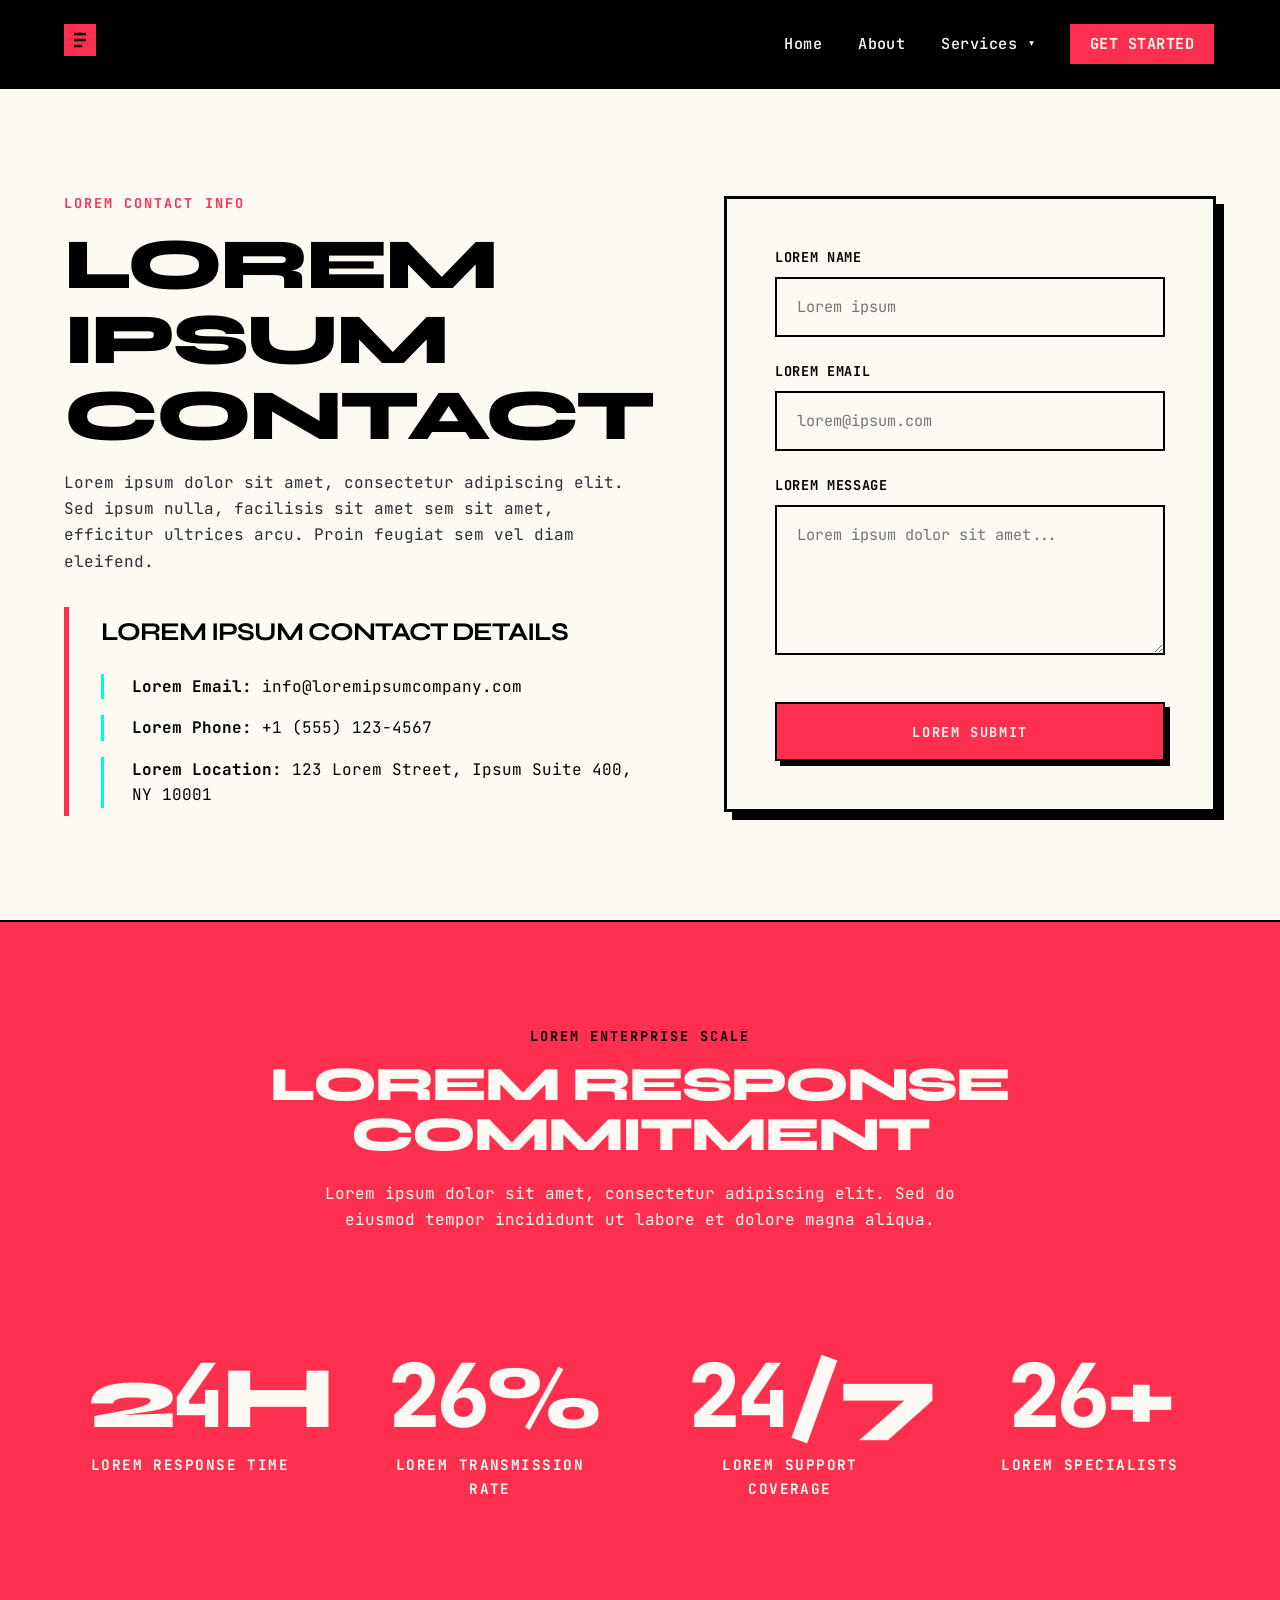
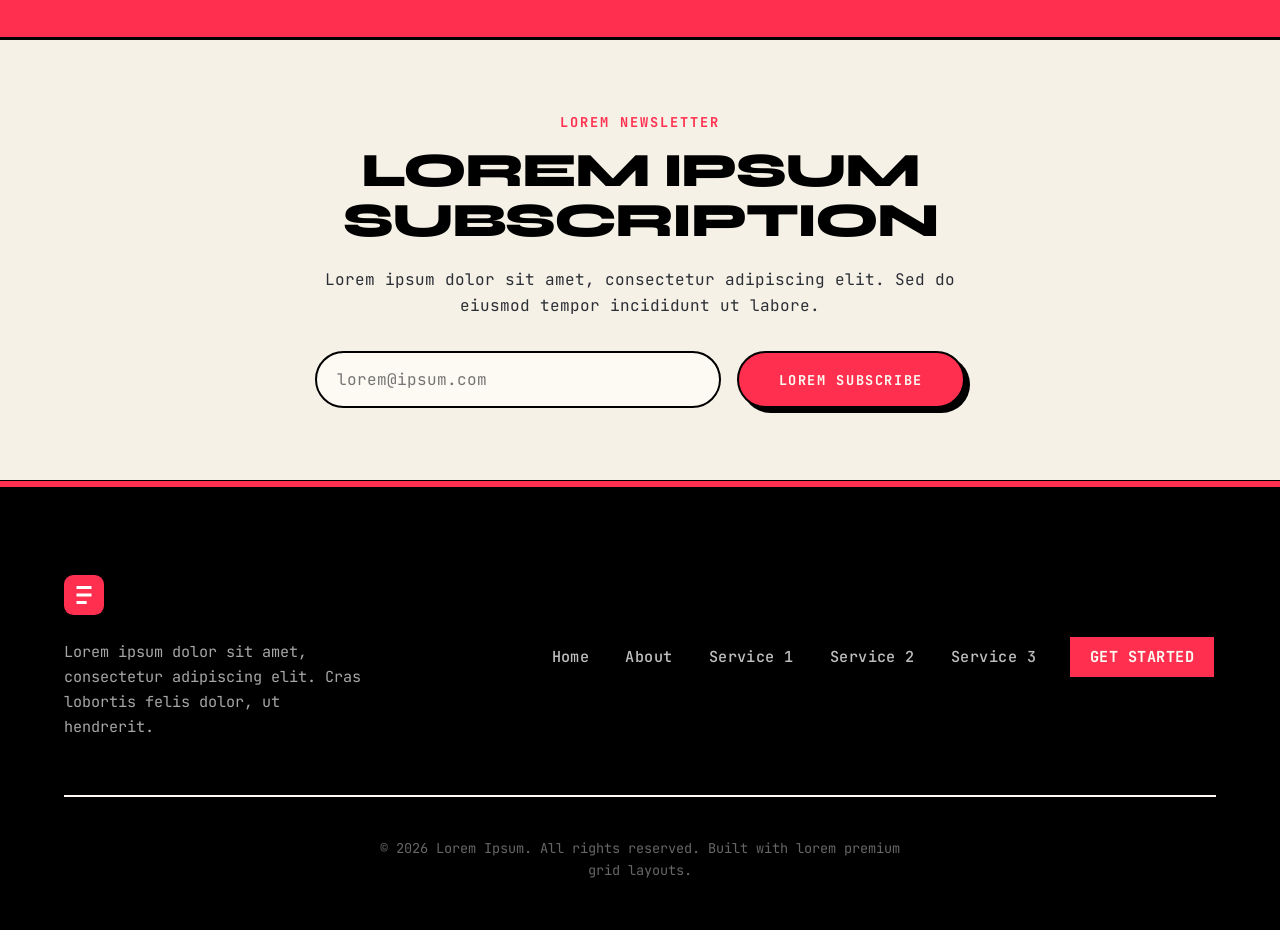
<file: contact.html>
<!doctype html>
<html lang="en">
  <head>
    <meta charset="utf-8" />
    <meta http-equiv="X-UA-Compatible" content="IE=edge" />
    <title>Get Started | Contact Us</title>
    <meta name="description" content="Contact our specialists to discuss your business needs, request a tailored proposal, and initiate your project transformation." />
    <meta name="viewport" content="width=device-width, initial-scale=1" />
    <link rel="stylesheet" href="./css/main.css" />
  </head>
  <body>
    <!-- Navbar (Global Framework Navigation) -->
    <nav class="navbar">
      <div class="nav-content">
        <div class="logo">
          <a href="index.html">
            <svg width="32" height="32" viewBox="0 0 512 512" fill="none" xmlns="http://www.w3.org/2000/svg">
              <rect width="512" height="512" rx="0" fill="var(--main-color)"/>
              <path d="M160 140H352V180H160V140ZM160 236H352V276H160V236ZM160 332H290V372H160V332Z" fill="var(--neutral-dark)"/>
            </svg>
          </a>
        </div>

        <ul class="nav-links">
          <li><a href="index.html">Home</a></li>
          <li><a href="about.html">About</a></li>
          <li class="dropdown desktop-only">
            <a href="#" class="drop-btn">Services <span class="arrow">&#9662;</span></a>
            <ul class="dropdown-content">
              <li><a href="service1.html">Service 1</a></li>
              <li><a href="service2.html">Service 2</a></li>
              <li><a href="service3.html">Service 3</a></li>
            </ul>
          </li>
          <li class="mobile-only"><a href="service1.html">Service 1</a></li>
          <li class="mobile-only"><a href="service2.html">Service 2</a></li>
          <li class="mobile-only"><a href="service3.html">Service 3</a></li>
          <li class="active"><a class="button-links nav-action-button" href="contact.html" style="padding: 0.5rem 1.25rem;">Get Started</a></li>
        </ul>

        <div class="hamburger" id="hamburger">
          <span></span>
          <span></span>
          <span></span>
        </div>
      </div>
    </nav>

    <!-- SECTION 1: Asymmetric Contact Layout Grid -->
    <section>
      <div class="container">
        <div class="two-grid">
          
          <!-- Left Column: Contact Text Info -->
          <div class="cell scroll-anim">
            <span class="section-caption">Lorem Contact Info</span>
            <h1>Lorem Ipsum Contact</h1>
            <p style="margin-top: 1rem; margin-bottom: 2rem;">Lorem ipsum dolor sit amet, consectetur adipiscing elit. Sed ipsum nulla, facilisis sit amet sem sit amet, efficitur ultrices arcu. Proin feugiat sem vel diam eleifend.</p>
            
            <div class="testimony-div">
              <h3>Lorem Ipsum Contact Details</h3>
              <ul class="vertical-list" style="gap: 1rem; margin-top: 1.5rem; list-style: none;">
                <li style="border-left-color: var(--secondary-color);"><strong>Lorem Email:</strong> info@loremipsumcompany.com</li>
                <li style="border-left-color: var(--secondary-color);"><strong>Lorem Phone:</strong> +1 (555) 123-4567</li>
                <li style="border-left-color: var(--secondary-color);"><strong>Lorem Location:</strong> 123 Lorem Street, Ipsum Suite 400, NY 10001</li>
              </ul>
            </div>
          </div>

          <!-- Right Column: Live Web3Forms Contact Form -->
          <div class="cell scroll-anim scroll-delay-2" style="border: 3px solid var(--neutral-dark); padding: 3rem; border-radius: 0px; background-color: var(--neutral-light); box-shadow: 8px 8px 0px var(--neutral-dark);">
            <form action="https://api.web3forms.com/submit" method="POST" class="vertical-list">
              
              <!-- Web3Forms Config Key -->
              <input type="hidden" name="access_key" value="ac2672f2-ed4f-42f2-866c-7c4f51dc1e1a">
              
              <!-- Optional: Customizes the email subject line your client sees -->
              <input type="hidden" name="subject" value="Lorem Submit">

              <li>
                <label for="name">Lorem Name</label>
                <input type="text" id="name" name="name" placeholder="Lorem ipsum" required />
              </li>
              
              <li>
                <label for="email">Lorem Email</label>
                <input type="email" id="email" name="email" placeholder="lorem@ipsum.com" required />
              </li>
              
              <li>
                <label for="message">Lorem Message</label>
                <textarea id="message" name="message" placeholder="Lorem ipsum dolor sit amet..." required></textarea>
              </li>

              <li style="margin-top: 1rem;">
                <button type="submit" class="button-links accent-button" style="width: 100%;">Lorem Submit</button>
              </li>
            </form>
          </div>

        </div>
      </div>
    </section>

    <!-- SECTION 2: Structural Metrics -->
    <section class="main-color-section dark-section">
      <div class="container">
        <div class="center scroll-anim" style="margin-bottom: 4rem;">
          <span class="section-caption" style="color: var(--neutral-dark);">Lorem Enterprise Scale</span>
          <h2>Lorem Response Commitment</h2>
          <p>Lorem ipsum dolor sit amet, consectetur adipiscing elit. Sed do eiusmod tempor incididunt ut labore et dolore magna aliqua.</p>
        </div>

        <div class="center-figures scroll-anim">
          <div class="vertical-figure">
            <h2>2<span class="stat-counter" data-target="4">0</span>h</h2>
            <p>Lorem Response Time</p>
          </div>
          <div class="vertical-figure">
            <h2><span class="stat-counter" data-target="100">0</span>%</h2>
            <p>Lorem Transmission Rate</p>
          </div>
          <div class="vertical-figure">
            <h2><span class="stat-counter" data-target="24">0</span>/7</h2>
            <p>Lorem Support Coverage</p>
          </div>
          <div class="vertical-figure">
            <h2><span class="stat-counter" data-target="50">0</span>+</h2>
            <p>Lorem Specialists</p>
          </div>
        </div>
      </div>
    </section>

    <!-- SECTION: Newsletter Subscription -->
    <section class="newsletter-section" style="background-color: var(--neutral-light-gray); border-top: 1px solid var(--border-color); border-bottom: 1px solid var(--border-color); padding: 4.5rem 5%;">
      <div class="container">
        <div class="center scroll-anim" style="max-width: 650px; margin: 0 auto;">
          <span class="section-caption">Lorem Newsletter</span>
          <h2>Lorem Ipsum Subscription</h2>
          <p style="margin-bottom: 2rem;">Lorem ipsum dolor sit amet, consectetur adipiscing elit. Sed do eiusmod tempor incididunt ut labore.</p>
          <form class="scroll-anim scroll-delay-2" style="width: 100%; display: flex; gap: 1rem; flex-wrap: wrap; justify-content: center;">
            <input type="email" placeholder="lorem@ipsum.com" required style="flex: 1; min-width: 280px; padding: 1rem 1.25rem; border: 2px solid var(--neutral-dark); border-radius: 50px; font-size: 1rem; color: var(--neutral-dark); background-color: var(--neutral-light); outline: none; transition: border-color var(--transition-speed);" />
            <button type="submit" class="button-links accent-button" style="padding: 1rem 2.5rem; border-radius: 50px; border: none; white-space: nowrap;">Lorem Subscribe</button>
          </form>
        </div>
      </div>
    </section>

    <!-- Footer (Global Static Footer) -->
    <footer class="light-footer">
      <div class="footer-content">
        <div class="logo">
          <a href="index.html">
            <svg width="40" height="40" viewBox="0 0 512 512" fill="none" xmlns="http://www.w3.org/2000/svg">
              <rect width="512" height="512" rx="120" fill="var(--main-color)"/>
              <path d="M160 140H352V180H160V140ZM160 236H352V276H160V236ZM160 332H290V372H160V332Z" fill="white"/>
            </svg>
          </a>
          <p style="margin-top: 1rem; font-size: 0.95rem; max-width: 300px; color: rgba(255, 255, 255, 0.65);">Lorem ipsum dolor sit amet, consectetur adipiscing elit. Cras lobortis felis dolor, ut hendrerit.</p>
        </div>
        <ul class="nav-links">
          <li><a href="index.html">Home</a></li>
          <li><a href="about.html">About</a></li>
          <li><a href="service1.html">Service 1</a></li>
          <li><a href="service2.html">Service 2</a></li>
          <li><a href="service3.html">Service 3</a></li>
          <li><a class="button-links nav-action-button" href="contact.html" style="padding: 0.5rem 1.25rem;">Get Started</a></li>
        </ul>
      </div>
      <div class="container">
        <p class="copyright">&copy; 2026 Lorem Ipsum. All rights reserved. Built with lorem premium grid layouts.</p>
      </div>
    </footer>

    <script type="module" src="./js/index.js"></script>
  </body>
</html>
</file>
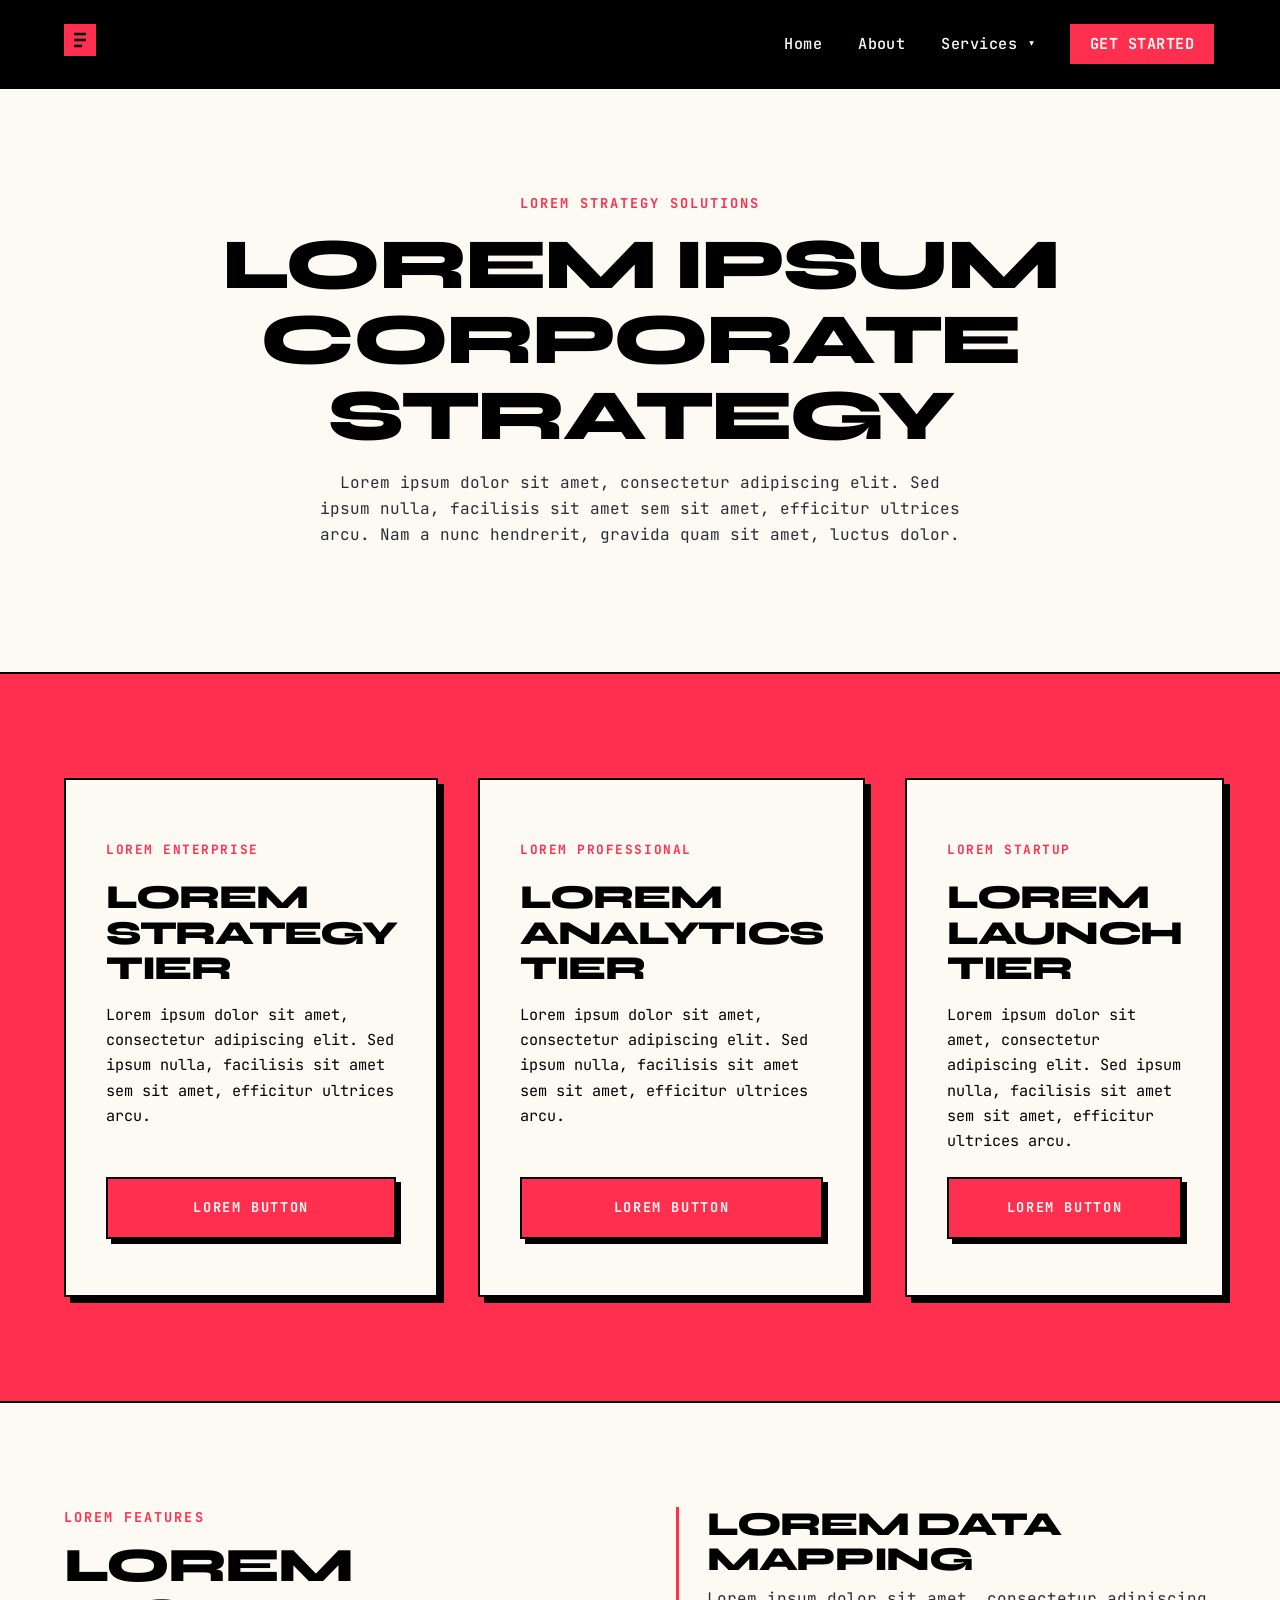
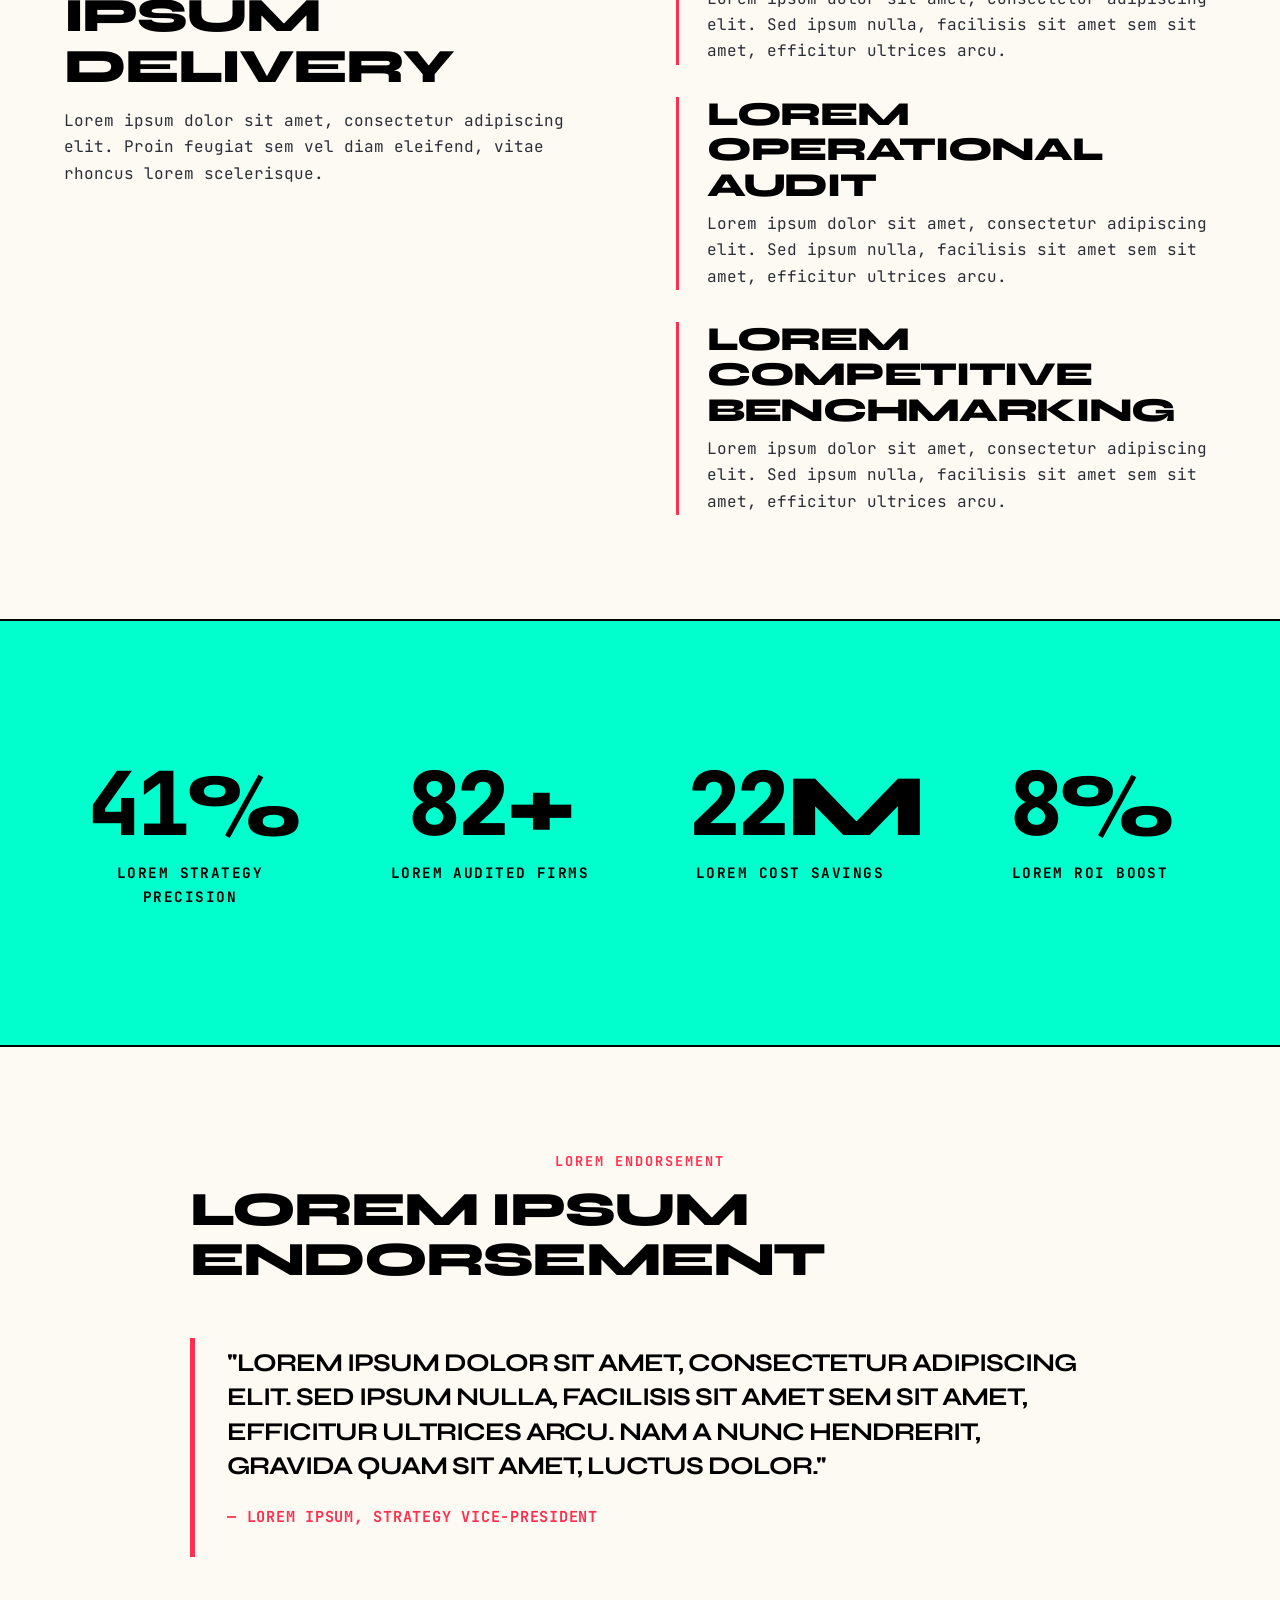
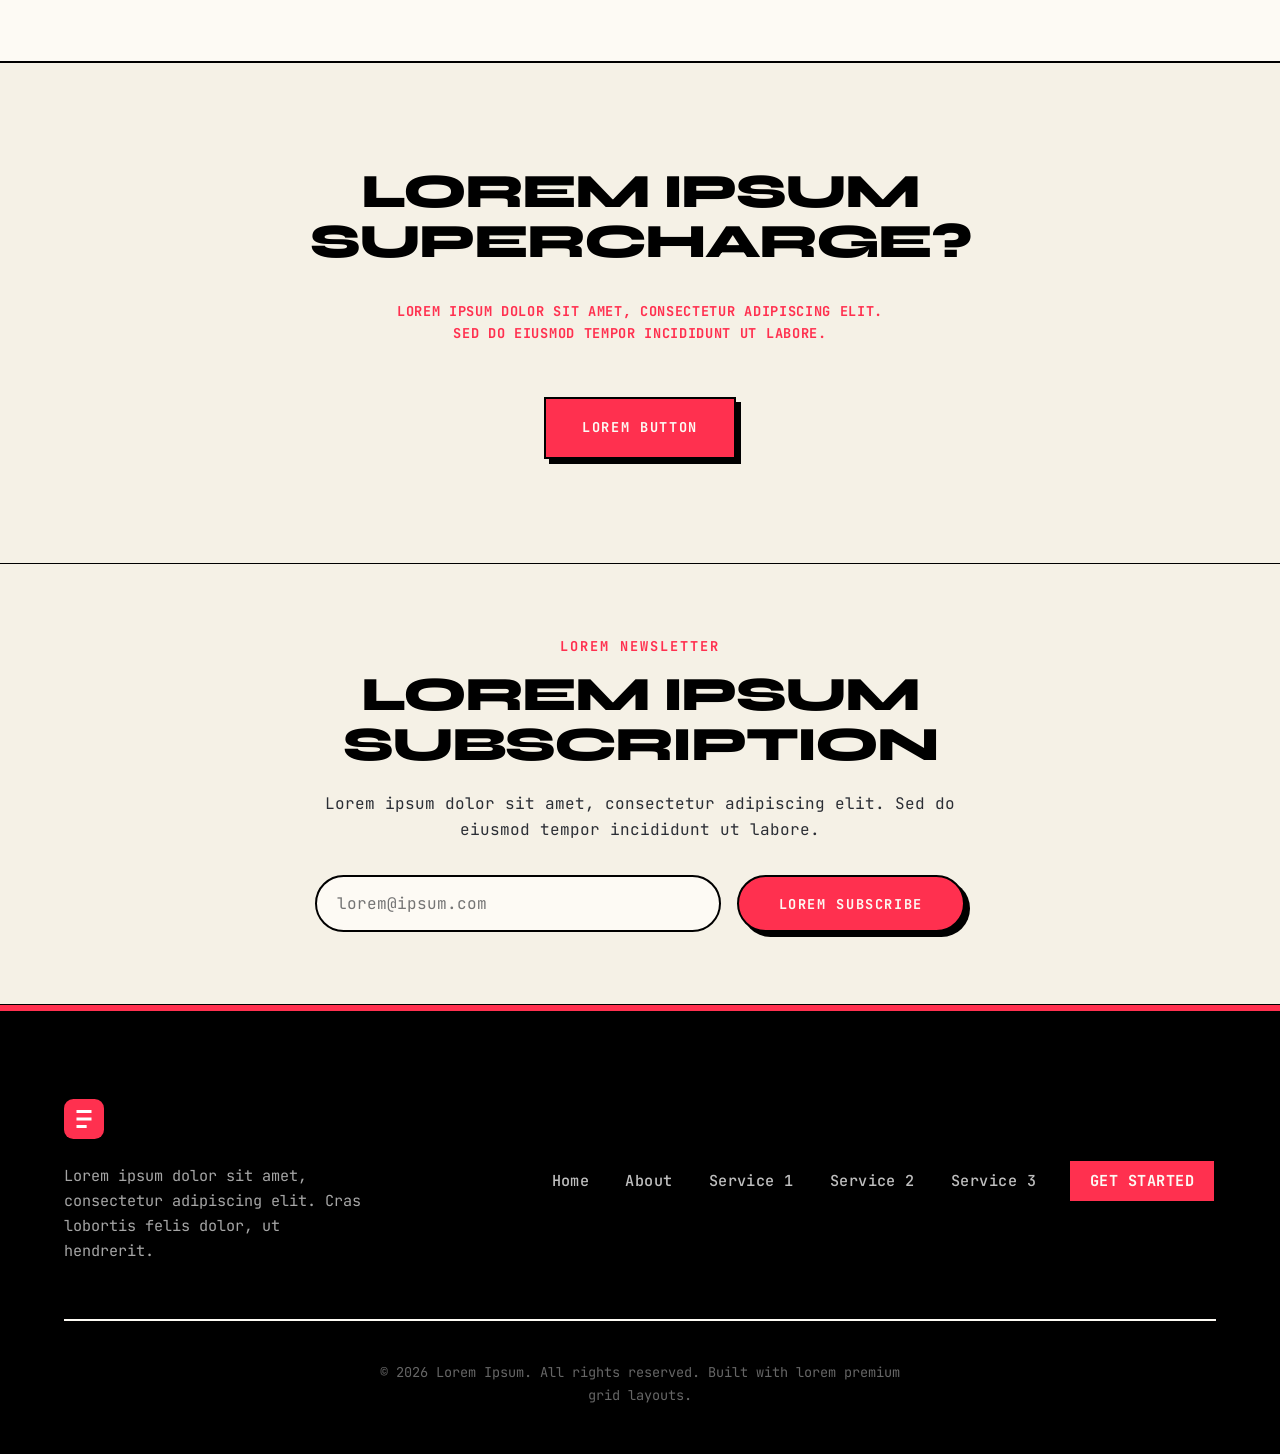
<file: service1.html>
<!doctype html>
<html lang="en">
  <head>
    <meta charset="utf-8" />
    <meta http-equiv="X-UA-Compatible" content="IE=edge" />
    <title>Corporate Strategy | Our Services</title>
    <meta name="description" content="Explore our specialized corporate business solutions designed to drive growth, streamline operations, and scale your business." />
    <meta name="viewport" content="width=device-width, initial-scale=1" />
    <link rel="stylesheet" href="./css/main.css" />
  </head>
  <body>
    <!-- Navbar (Global Framework Navigation) -->
    <nav class="navbar">
      <div class="nav-content">
        <div class="logo">
          <a href="index.html">
            <svg width="32" height="32" viewBox="0 0 512 512" fill="none" xmlns="http://www.w3.org/2000/svg">
              <rect width="512" height="512" rx="0" fill="var(--main-color)"/>
              <path d="M160 140H352V180H160V140ZM160 236H352V276H160V236ZM160 332H290V372H160V332Z" fill="var(--neutral-dark)"/>
            </svg>
          </a>
        </div>

        <ul class="nav-links">
          <li><a href="index.html">Home</a></li>
          <li><a href="about.html">About</a></li>
          <li class="dropdown desktop-only active">
            <a href="#" class="drop-btn">Services <span class="arrow">&#9662;</span></a>
            <ul class="dropdown-content">
              <li class="active"><a href="service1.html">Service 1</a></li>
              <li><a href="service2.html">Service 2</a></li>
              <li><a href="service3.html">Service 3</a></li>
            </ul>
          </li>
          <li class="mobile-only active"><a href="service1.html">Service 1</a></li>
          <li class="mobile-only"><a href="service2.html">Service 2</a></li>
          <li class="mobile-only"><a href="service3.html">Service 3</a></li>
          <li><a class="button-links nav-action-button" href="contact.html" style="padding: 0.5rem 1.25rem;">Get Started</a></li>
        </ul>

        <div class="hamburger" id="hamburger">
          <span></span>
          <span></span>
          <span></span>
        </div>
      </div>
    </nav>

    <!-- SECTION 1: Service Specific Hero -->
    <section class="about-hero-center">
      <div class="container">
        <div class="center scroll-anim">
          <span class="section-caption">Lorem Strategy Solutions</span>
          <h1>Lorem Ipsum Corporate Strategy</h1>
          <p style="margin-top: 1rem;">Lorem ipsum dolor sit amet, consectetur adipiscing elit. Sed ipsum nulla, facilisis sit amet sem sit amet, efficitur ultrices arcu. Nam a nunc hendrerit, gravida quam sit amet, luctus dolor.</p>
        </div>
      </div>
    </section>

    <!-- SECTION 2: Dynamic Service Tiers Cards -->
    <section class="main-color-section dark-section">
      <div class="container">
        <div class="services-tier-grid">
          
          <div class="service-card scroll-anim scroll-delay-1">
            <div class="service-card-meta">
              <span class="service-feature-tag">Lorem Enterprise</span>
              <h3>Lorem Strategy Tier</h3>
              <p style="margin-top: 1rem; font-size: 0.95rem;">Lorem ipsum dolor sit amet, consectetur adipiscing elit. Sed ipsum nulla, facilisis sit amet sem sit amet, efficitur ultrices arcu.</p>
            </div>
            <a class="button-links accent-button" href="contact.html" style="margin-top: 1.5rem; width: 100%;">Lorem Button</a>
          </div>

          <div class="service-card scroll-anim scroll-delay-2">
            <div class="service-card-meta">
              <span class="service-feature-tag">Lorem Professional</span>
              <h3>Lorem Analytics Tier</h3>
              <p style="margin-top: 1rem; font-size: 0.95rem;">Lorem ipsum dolor sit amet, consectetur adipiscing elit. Sed ipsum nulla, facilisis sit amet sem sit amet, efficitur ultrices arcu.</p>
            </div>
            <a class="button-links accent-button" href="contact.html" style="margin-top: 1.5rem; width: 100%;">Lorem Button</a>
          </div>

          <div class="service-card scroll-anim scroll-delay-3">
            <div class="service-card-meta">
              <span class="service-feature-tag">Lorem Startup</span>
              <h3>Lorem Launch Tier</h3>
              <p style="margin-top: 1rem; font-size: 0.95rem;">Lorem ipsum dolor sit amet, consectetur adipiscing elit. Sed ipsum nulla, facilisis sit amet sem sit amet, efficitur ultrices arcu.</p>
            </div>
            <a class="button-links accent-button" href="contact.html" style="margin-top: 1.5rem; width: 100%;">Lorem Button</a>
          </div>

        </div>
      </div>
    </section>

    <!-- SECTION 3: Detailed Split Features List -->
    <section>
      <div class="container">
        <div class="two-grid">
          <div class="left-sticky scroll-anim">
            <span class="section-caption">Lorem Features</span>
            <h2>Lorem Ipsum Delivery</h2>
            <p style="margin-top: 1rem;">Lorem ipsum dolor sit amet, consectetur adipiscing elit. Proin feugiat sem vel diam eleifend, vitae rhoncus lorem scelerisque.</p>
          </div>
          <div>
            <ul class="vertical-list">
              <li class="scroll-anim scroll-delay-1">
                <h3>Lorem Data Mapping</h3>
                <p>Lorem ipsum dolor sit amet, consectetur adipiscing elit. Sed ipsum nulla, facilisis sit amet sem sit amet, efficitur ultrices arcu.</p>
              </li>
              <li class="scroll-anim scroll-delay-2">
                <h3>Lorem Operational Audit</h3>
                <p>Lorem ipsum dolor sit amet, consectetur adipiscing elit. Sed ipsum nulla, facilisis sit amet sem sit amet, efficitur ultrices arcu.</p>
              </li>
              <li class="scroll-anim scroll-delay-3">
                <h3>Lorem Competitive Benchmarking</h3>
                <p>Lorem ipsum dolor sit amet, consectetur adipiscing elit. Sed ipsum nulla, facilisis sit amet sem sit amet, efficitur ultrices arcu.</p>
              </li>
            </ul>
          </div>
        </div>
      </div>
    </section>

    <!-- SECTION 4: Statistics Metrics Block -->
    <section class="secondary-color-section dark-section">
      <div class="container">
        <div class="center-figures scroll-anim">
          <div class="vertical-figure">
            <h2><span class="stat-counter" data-target="95">0</span>%</h2>
            <p>Lorem Strategy Precision</p>
          </div>
          <div class="vertical-figure">
            <h2><span class="stat-counter" data-target="180">0</span>+</h2>
            <p>Lorem Audited Firms</p>
          </div>
          <div class="vertical-figure">
            <h2><span class="stat-counter" data-target="22">0</span>M</h2>
            <p>Lorem Cost Savings</p>
          </div>
          <div class="vertical-figure">
            <h2><span class="stat-counter" data-target="8">0</span>%</h2>
            <p>Lorem ROI Boost</p>
          </div>
        </div>
      </div>
    </section>

    <!-- SECTION 5: Trust Endorsement Quote -->
    <section>
      <div class="container">
        <div class="center scroll-anim" style="max-width: 900px; margin: 0 auto; text-align: left;">
          <span class="section-caption">Lorem Endorsement</span>
          <h2>Lorem Ipsum Endorsement</h2>
          <div class="testimony-div">
            <h3>"Lorem ipsum dolor sit amet, consectetur adipiscing elit. Sed ipsum nulla, facilisis sit amet sem sit amet, efficitur ultrices arcu. Nam a nunc hendrerit, gravida quam sit amet, luctus dolor."</h3>
            <p>&mdash; Lorem Ipsum, Strategy Vice-President</p>
          </div>
        </div>
      </div>
    </section>

    <!-- SECTION 6: Stylized CTA Separator Section -->
    <section style="background-color: var(--neutral-light-gray); border-top: 2px solid var(--neutral-dark);">
      <div class="container">
        <div class="center scroll-anim">
          <h2>Lorem Ipsum Supercharge?</h2>
          <p class="section-caption-below">Lorem ipsum dolor sit amet, consectetur adipiscing elit. Sed do eiusmod tempor incididunt ut labore.</p>
          <a class="button-links accent-button" href="contact.html" style="margin-top: 2rem;">Lorem Button</a>
        </div>
      </div>
    </section>

    <!-- SECTION: Newsletter Subscription -->
    <section class="newsletter-section" style="background-color: var(--neutral-light-gray); border-top: 1px solid var(--border-color); border-bottom: 1px solid var(--border-color); padding: 4.5rem 5%;">
      <div class="container">
        <div class="center scroll-anim" style="max-width: 650px; margin: 0 auto;">
          <span class="section-caption">Lorem Newsletter</span>
          <h2>Lorem Ipsum Subscription</h2>
          <p style="margin-bottom: 2rem;">Lorem ipsum dolor sit amet, consectetur adipiscing elit. Sed do eiusmod tempor incididunt ut labore.</p>
          <form class="scroll-anim scroll-delay-2" style="width: 100%; display: flex; gap: 1rem; flex-wrap: wrap; justify-content: center;">
            <input type="email" placeholder="lorem@ipsum.com" required style="flex: 1; min-width: 280px; padding: 1rem 1.25rem; border: 2px solid var(--neutral-dark); border-radius: 50px; font-size: 1rem; color: var(--neutral-dark); background-color: var(--neutral-light); outline: none; transition: border-color var(--transition-speed);" />
            <button type="submit" class="button-links accent-button" style="padding: 1rem 2.5rem; border-radius: 50px; border: none; white-space: nowrap;">Lorem Subscribe</button>
          </form>
        </div>
      </div>
    </section>

    <!-- Footer (Global Static Footer) -->
    <footer class="light-footer">
      <div class="footer-content">
        <div class="logo">
          <a href="index.html">
            <svg width="40" height="40" viewBox="0 0 512 512" fill="none" xmlns="http://www.w3.org/2000/svg">
              <rect width="512" height="512" rx="120" fill="var(--main-color)"/>
              <path d="M160 140H352V180H160V140ZM160 236H352V276H160V236ZM160 332H290V372H160V332Z" fill="white"/>
            </svg>
          </a>
          <p style="margin-top: 1rem; font-size: 0.95rem; max-width: 300px; color: rgba(255, 255, 255, 0.65);">Lorem ipsum dolor sit amet, consectetur adipiscing elit. Cras lobortis felis dolor, ut hendrerit.</p>
        </div>
        <ul class="nav-links">
          <li><a href="index.html">Home</a></li>
          <li><a href="about.html">About</a></li>
          <li><a href="service1.html">Service 1</a></li>
          <li><a href="service2.html">Service 2</a></li>
          <li><a href="service3.html">Service 3</a></li>
          <li><a class="button-links nav-action-button" href="contact.html" style="padding: 0.5rem 1.25rem;">Get Started</a></li>
        </ul>
      </div>
      <div class="container">
        <p class="copyright">&copy; 2026 Lorem Ipsum. All rights reserved. Built with lorem premium grid layouts.</p>
      </div>
    </footer>

    <script type="module" src="./js/index.js"></script>
  </body>
</html>
</file>
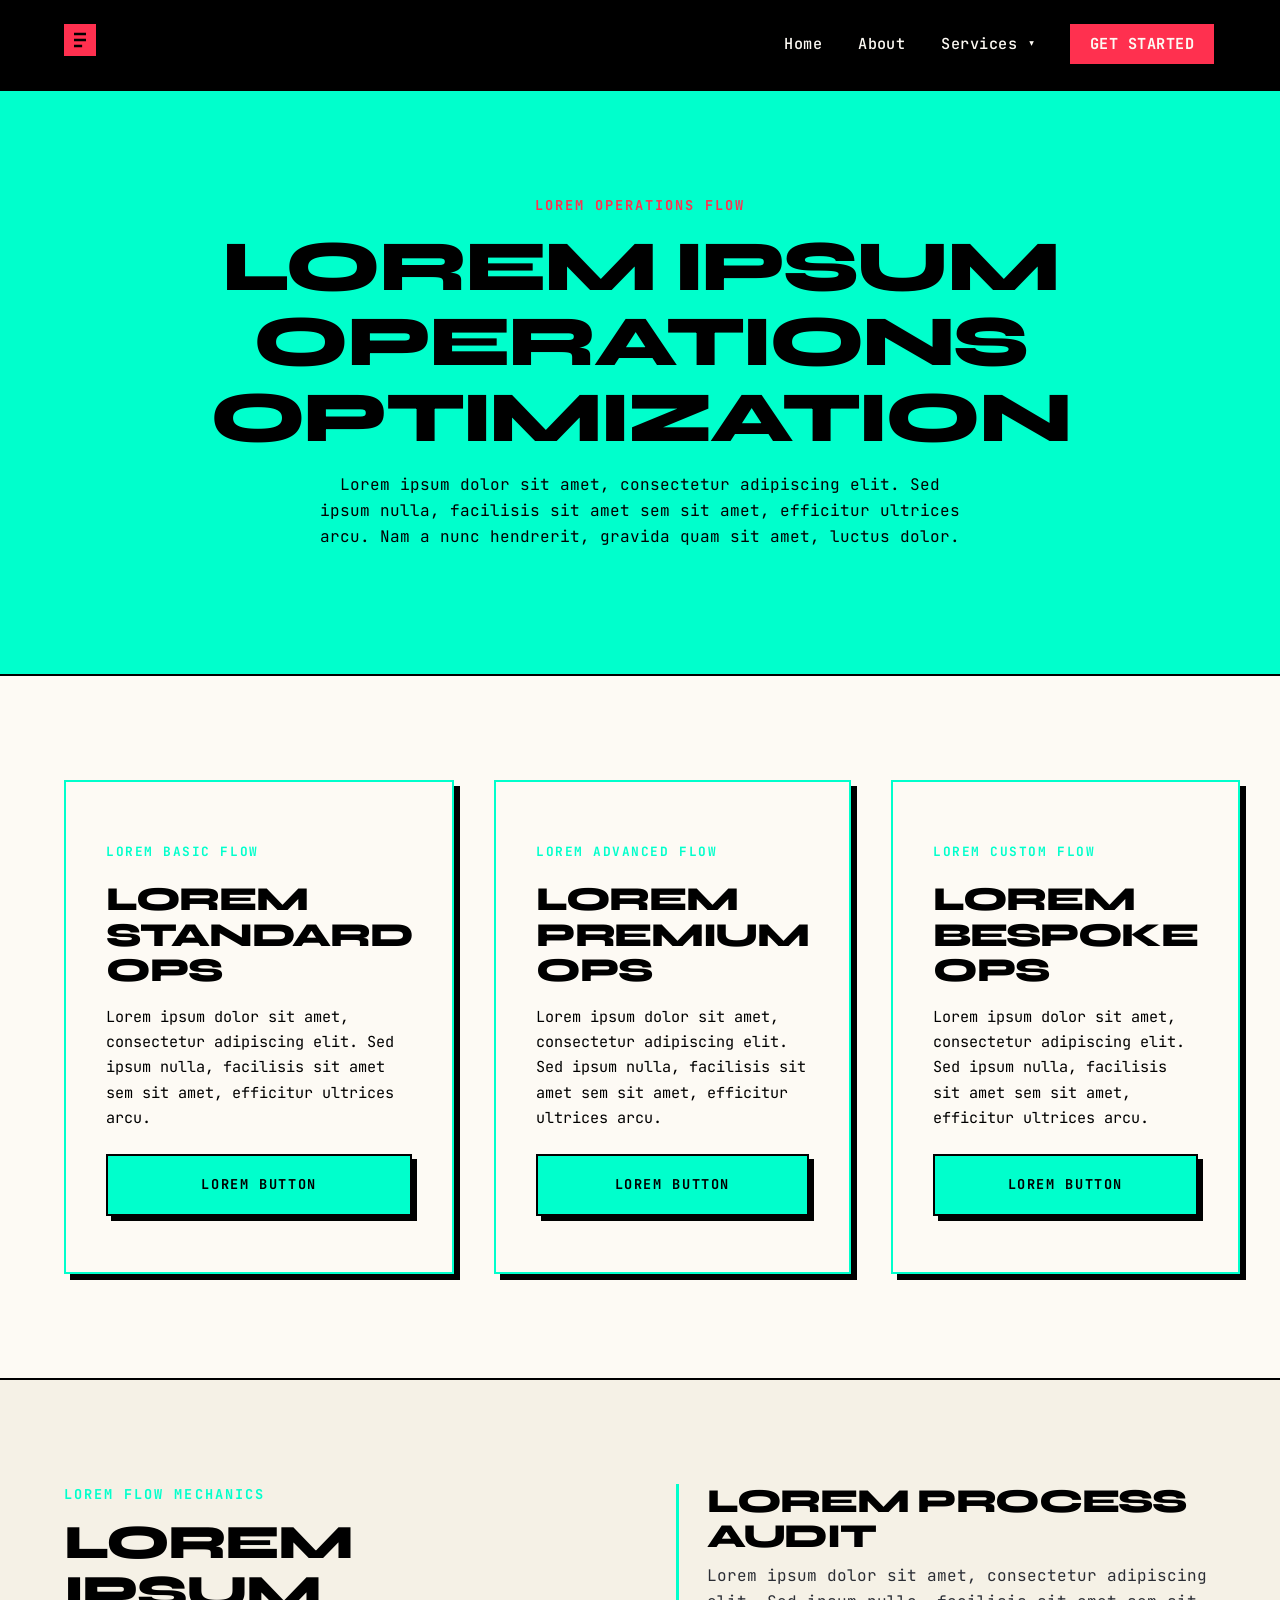
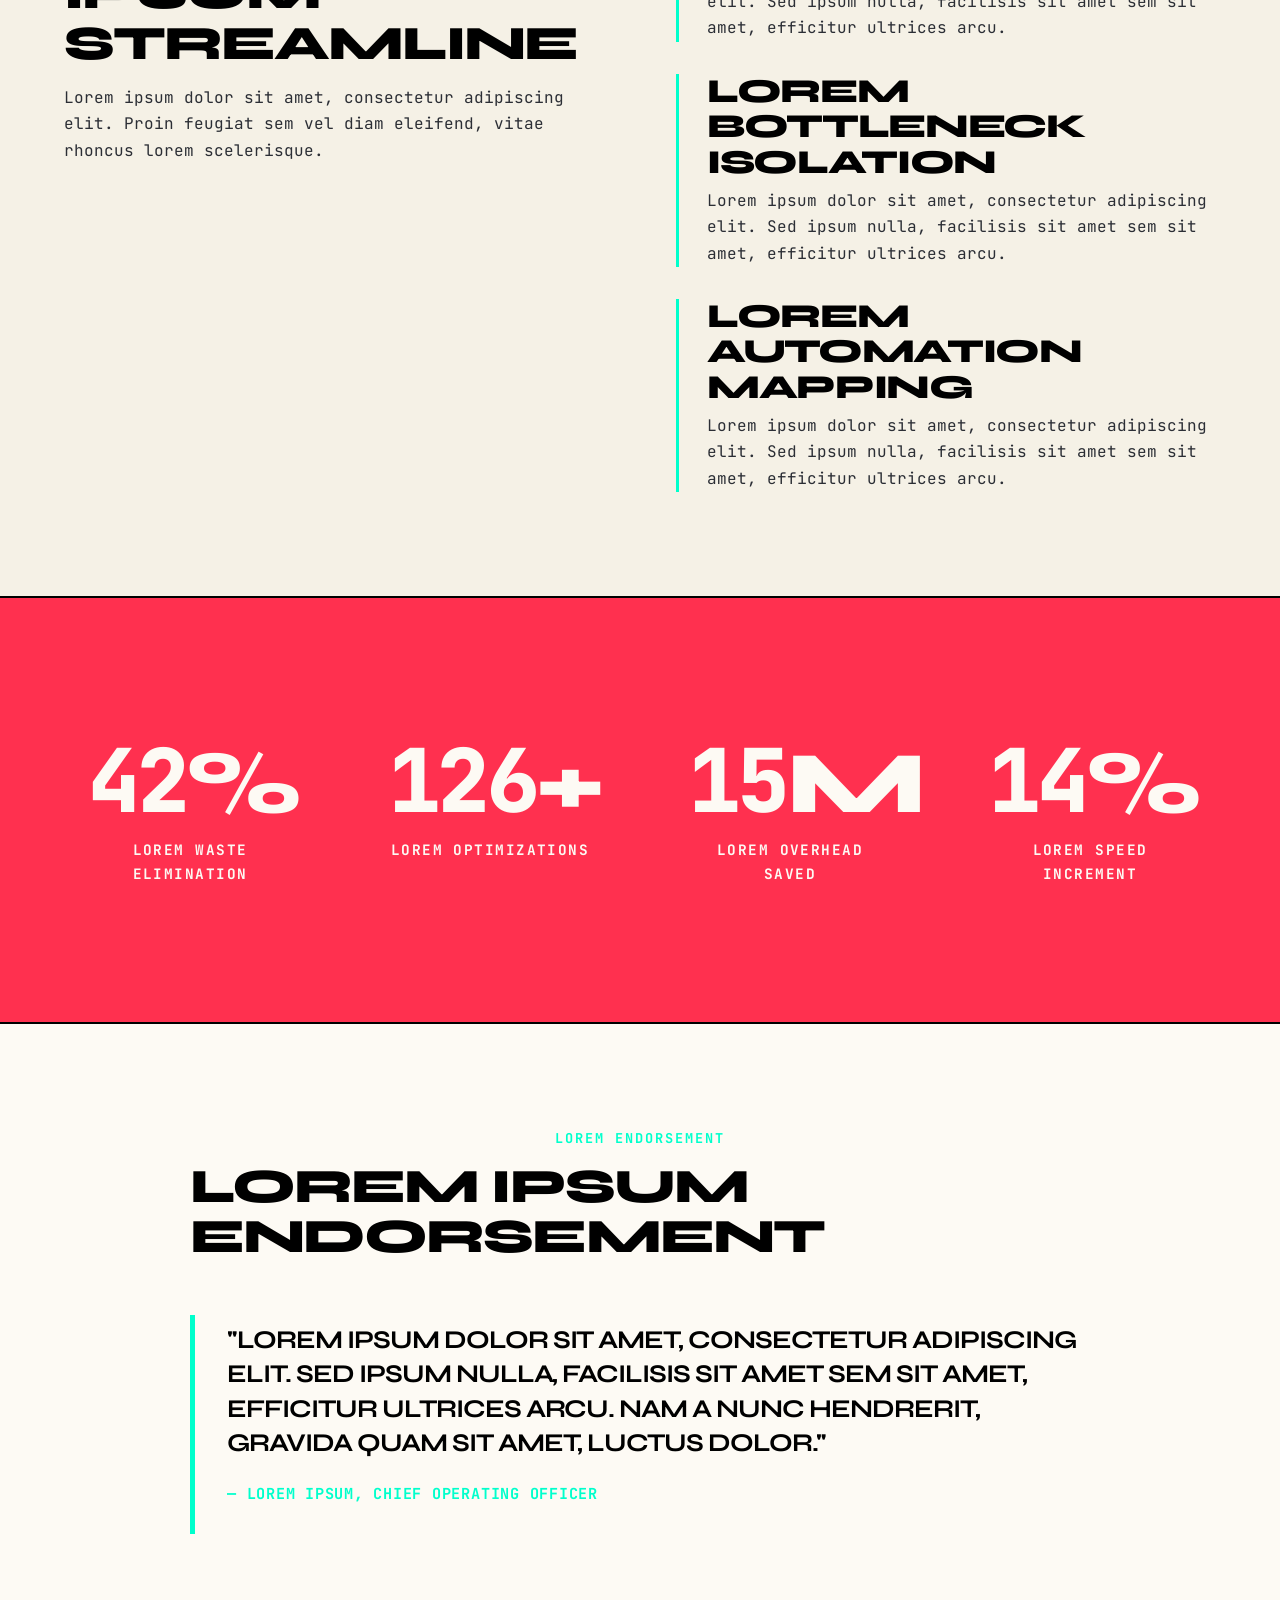
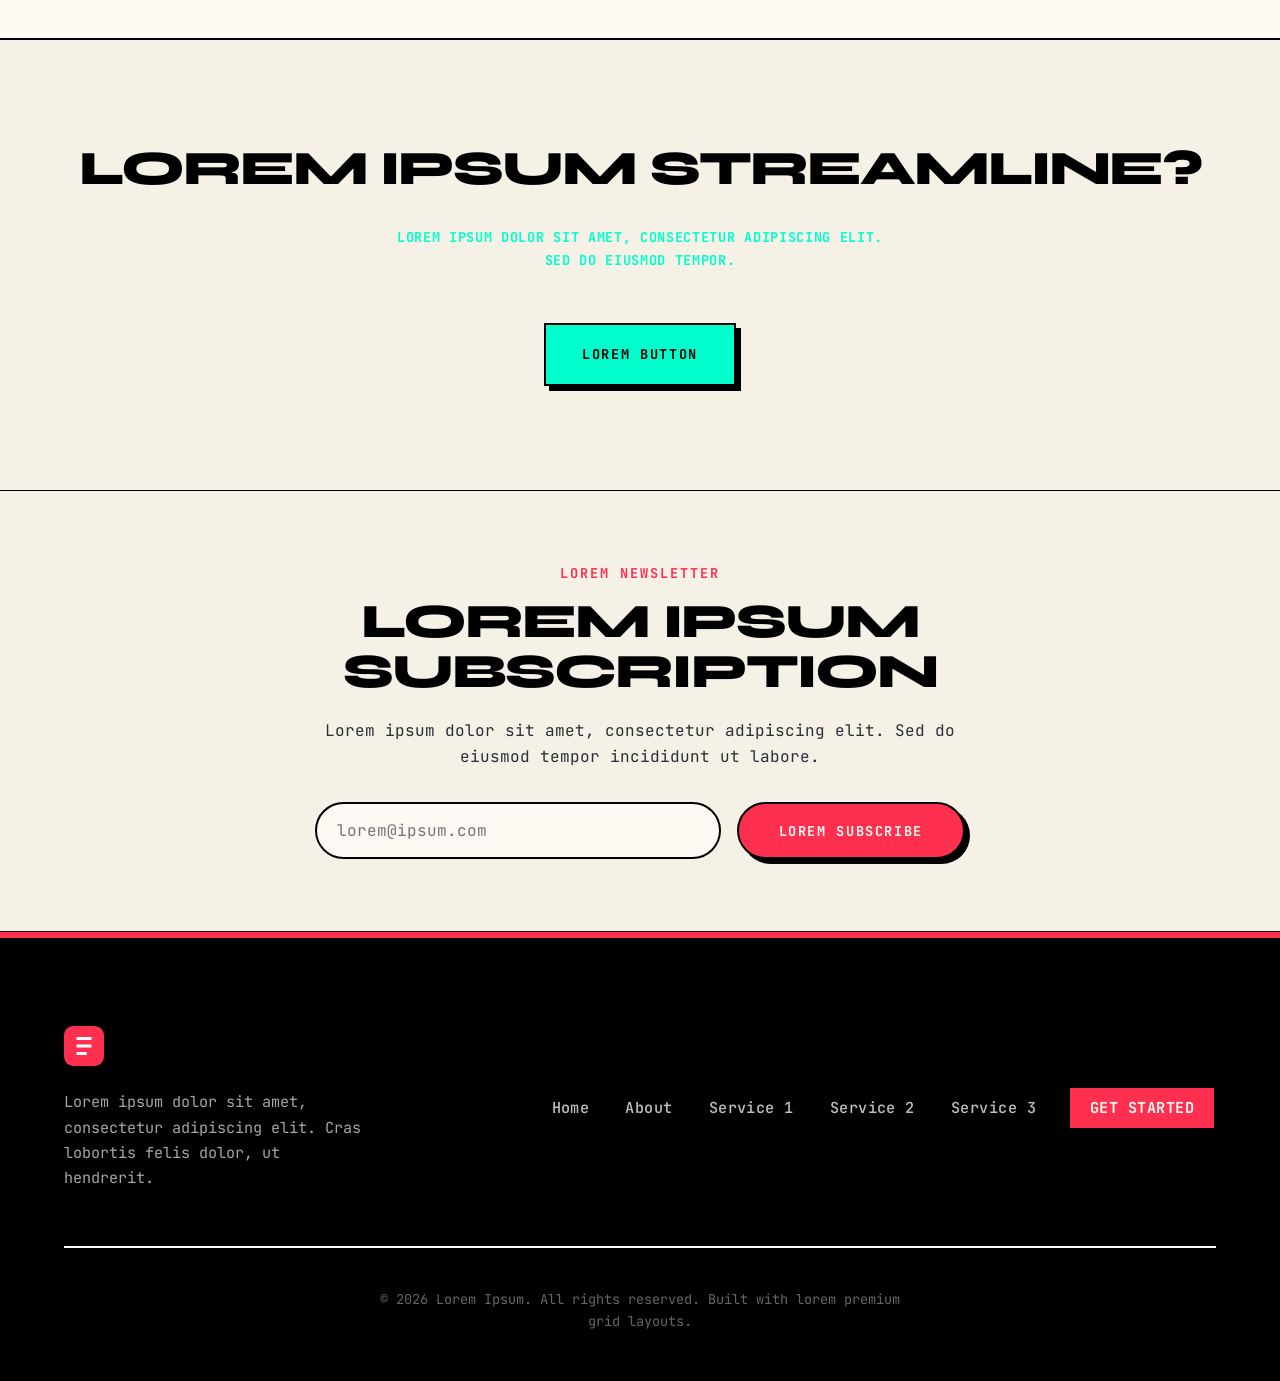
<file: service2.html>
<!doctype html>
<html lang="en">
  <head>
    <meta charset="utf-8" />
    <meta http-equiv="X-UA-Compatible" content="IE=edge" />
    <title>Operations Optimization | Our Services</title>
    <meta name="description" content="Explore our specialized operations solutions designed to drive growth, streamline operations, and scale your business." />
    <meta name="viewport" content="width=device-width, initial-scale=1" />
    <link rel="stylesheet" href="./css/main.css" />
  </head>
  <body>
    <!-- Navbar (Global Framework Navigation) -->
    <nav class="navbar">
      <div class="nav-content">
        <div class="logo">
          <a href="index.html">
            <svg width="32" height="32" viewBox="0 0 512 512" fill="none" xmlns="http://www.w3.org/2000/svg">
              <rect width="512" height="512" rx="0" fill="var(--main-color)"/>
              <path d="M160 140H352V180H160V140ZM160 236H352V276H160V236ZM160 332H290V372H160V332Z" fill="var(--neutral-dark)"/>
            </svg>
          </a>
        </div>

        <ul class="nav-links">
          <li><a href="index.html">Home</a></li>
          <li><a href="about.html">About</a></li>
          <li class="dropdown desktop-only active">
            <a href="#" class="drop-btn">Services <span class="arrow">&#9662;</span></a>
            <ul class="dropdown-content">
              <li><a href="service1.html">Service 1</a></li>
              <li class="active"><a href="service2.html">Service 2</a></li>
              <li><a href="service3.html">Service 3</a></li>
            </ul>
          </li>
          <li class="mobile-only"><a href="service1.html">Service 1</a></li>
          <li class="mobile-only active"><a href="service2.html">Service 2</a></li>
          <li class="mobile-only"><a href="service3.html">Service 3</a></li>
          <li><a class="button-links nav-action-button" href="contact.html" style="padding: 0.5rem 1.25rem;">Get Started</a></li>
        </ul>

        <div class="hamburger" id="hamburger">
          <span></span>
          <span></span>
          <span></span>
        </div>
      </div>
    </nav>

    <!-- SECTION 1: Service Specific Hero -->
    <section class="about-hero-center secondary-color-section dark-section">
      <div class="container">
        <div class="center scroll-anim">
          <span class="section-caption" style="color: var(--neutral-dark);">Lorem Operations Flow</span>
          <h1>Lorem Ipsum Operations Optimization</h1>
          <p style="margin-top: 1rem; color: var(--neutral-light);">Lorem ipsum dolor sit amet, consectetur adipiscing elit. Sed ipsum nulla, facilisis sit amet sem sit amet, efficitur ultrices arcu. Nam a nunc hendrerit, gravida quam sit amet, luctus dolor.</p>
        </div>
      </div>
    </section>

    <!-- SECTION 2: Dynamic Service Tiers Cards -->
    <section>
      <div class="container">
        <div class="services-tier-grid">
          
          <div class="service-card scroll-anim scroll-delay-1" style="border-color: var(--secondary-color);">
            <div class="service-card-meta">
              <span class="service-feature-tag" style="color: var(--secondary-color);">Lorem Basic Flow</span>
              <h3>Lorem Standard Ops</h3>
              <p style="margin-top: 1rem; font-size: 0.95rem;">Lorem ipsum dolor sit amet, consectetur adipiscing elit. Sed ipsum nulla, facilisis sit amet sem sit amet, efficitur ultrices arcu.</p>
            </div>
            <a class="button-links secondary-button" href="contact.html" style="margin-top: 1.5rem; width: 100%;">Lorem Button</a>
          </div>

          <div class="service-card scroll-anim scroll-delay-2" style="border-color: var(--secondary-color);">
            <div class="service-card-meta">
              <span class="service-feature-tag" style="color: var(--secondary-color);">Lorem Advanced Flow</span>
              <h3>Lorem Premium Ops</h3>
              <p style="margin-top: 1rem; font-size: 0.95rem;">Lorem ipsum dolor sit amet, consectetur adipiscing elit. Sed ipsum nulla, facilisis sit amet sem sit amet, efficitur ultrices arcu.</p>
            </div>
            <a class="button-links secondary-button" href="contact.html" style="margin-top: 1.5rem; width: 100%;">Lorem Button</a>
          </div>

          <div class="service-card scroll-anim scroll-delay-3" style="border-color: var(--secondary-color);">
            <div class="service-card-meta">
              <span class="service-feature-tag" style="color: var(--secondary-color);">Lorem Custom Flow</span>
              <h3>Lorem Bespoke Ops</h3>
              <p style="margin-top: 1rem; font-size: 0.95rem;">Lorem ipsum dolor sit amet, consectetur adipiscing elit. Sed ipsum nulla, facilisis sit amet sem sit amet, efficitur ultrices arcu.</p>
            </div>
            <a class="button-links secondary-button" href="contact.html" style="margin-top: 1.5rem; width: 100%;">Lorem Button</a>
          </div>

        </div>
      </div>
    </section>

    <!-- SECTION 3: Detailed Split Features List -->
    <section style="background-color: var(--neutral-light-gray); border-top: 2px solid var(--neutral-dark);">
      <div class="container">
        <div class="two-grid">
          <div class="left-sticky scroll-anim">
            <span class="section-caption" style="color: var(--secondary-color);">Lorem Flow Mechanics</span>
            <h2>Lorem Ipsum Streamline</h2>
            <p style="margin-top: 1rem;">Lorem ipsum dolor sit amet, consectetur adipiscing elit. Proin feugiat sem vel diam eleifend, vitae rhoncus lorem scelerisque.</p>
          </div>
          <div>
            <ul class="vertical-list">
              <li class="scroll-anim scroll-delay-1" style="border-left-color: var(--secondary-color);">
                <h3>Lorem Process Audit</h3>
                <p>Lorem ipsum dolor sit amet, consectetur adipiscing elit. Sed ipsum nulla, facilisis sit amet sem sit amet, efficitur ultrices arcu.</p>
              </li>
              <li class="scroll-anim scroll-delay-2" style="border-left-color: var(--secondary-color);">
                <h3>Lorem Bottleneck Isolation</h3>
                <p>Lorem ipsum dolor sit amet, consectetur adipiscing elit. Sed ipsum nulla, facilisis sit amet sem sit amet, efficitur ultrices arcu.</p>
              </li>
              <li class="scroll-anim scroll-delay-3" style="border-left-color: var(--secondary-color);">
                <h3>Lorem Automation Mapping</h3>
                <p>Lorem ipsum dolor sit amet, consectetur adipiscing elit. Sed ipsum nulla, facilisis sit amet sem sit amet, efficitur ultrices arcu.</p>
              </li>
            </ul>
          </div>
        </div>
      </div>
    </section>

    <!-- SECTION 4: Statistics Metrics Block -->
    <section class="main-color-section dark-section">
      <div class="container">
        <div class="center-figures scroll-anim">
          <div class="vertical-figure">
            <h2><span class="stat-counter" data-target="88">0</span>%</h2>
            <p>Lorem Waste Elimination</p>
          </div>
          <div class="vertical-figure">
            <h2><span class="stat-counter" data-target="320">0</span>+</h2>
            <p>Lorem Optimizations</p>
          </div>
          <div class="vertical-figure">
            <h2><span class="stat-counter" data-target="15">0</span>M</h2>
            <p>Lorem Overhead Saved</p>
          </div>
          <div class="vertical-figure">
            <h2><span class="stat-counter" data-target="14">0</span>%</h2>
            <p>Lorem Speed Increment</p>
          </div>
        </div>
      </div>
    </section>

    <!-- SECTION 5: Trust Endorsement Quote -->
    <section>
      <div class="container">
        <div class="center scroll-anim" style="max-width: 900px; margin: 0 auto; text-align: left;">
          <span class="section-caption" style="color: var(--secondary-color);">Lorem Endorsement</span>
          <h2>Lorem Ipsum Endorsement</h2>
          <div class="testimony-div" style="border-left-color: var(--secondary-color);">
            <h3>"Lorem ipsum dolor sit amet, consectetur adipiscing elit. Sed ipsum nulla, facilisis sit amet sem sit amet, efficitur ultrices arcu. Nam a nunc hendrerit, gravida quam sit amet, luctus dolor."</h3>
            <p style="color: var(--secondary-color);">&mdash; Lorem Ipsum, Chief Operating Officer</p>
          </div>
        </div>
      </div>
    </section>

    <!-- SECTION 6: Stylized CTA Separator Section -->
    <section style="background-color: var(--neutral-light-gray); border-top: 2px solid var(--neutral-dark);">
      <div class="container">
        <div class="center scroll-anim">
          <h2>Lorem Ipsum Streamline?</h2>
          <p class="section-caption-below" style="color: var(--secondary-color);">Lorem ipsum dolor sit amet, consectetur adipiscing elit. Sed do eiusmod tempor.</p>
          <a class="button-links secondary-button" href="contact.html" style="margin-top: 2rem;">Lorem Button</a>
        </div>
      </div>
    </section>

    <!-- SECTION: Newsletter Subscription -->
    <section class="newsletter-section" style="background-color: var(--neutral-light-gray); border-top: 1px solid var(--border-color); border-bottom: 1px solid var(--border-color); padding: 4.5rem 5%;">
      <div class="container">
        <div class="center scroll-anim" style="max-width: 650px; margin: 0 auto;">
          <span class="section-caption">Lorem Newsletter</span>
          <h2>Lorem Ipsum Subscription</h2>
          <p style="margin-bottom: 2rem;">Lorem ipsum dolor sit amet, consectetur adipiscing elit. Sed do eiusmod tempor incididunt ut labore.</p>
          <form class="scroll-anim scroll-delay-2" style="width: 100%; display: flex; gap: 1rem; flex-wrap: wrap; justify-content: center;">
            <input type="email" placeholder="lorem@ipsum.com" required style="flex: 1; min-width: 280px; padding: 1rem 1.25rem; border: 2px solid var(--neutral-dark); border-radius: 50px; font-size: 1rem; color: var(--neutral-dark); background-color: var(--neutral-light); outline: none; transition: border-color var(--transition-speed);" />
            <button type="submit" class="button-links accent-button" style="padding: 1rem 2.5rem; border-radius: 50px; border: none; white-space: nowrap;">Lorem Subscribe</button>
          </form>
        </div>
      </div>
    </section>

    <!-- Footer (Global Static Footer) -->
    <footer class="light-footer">
      <div class="footer-content">
        <div class="logo">
          <a href="index.html">
            <svg width="40" height="40" viewBox="0 0 512 512" fill="none" xmlns="http://www.w3.org/2000/svg">
              <rect width="512" height="512" rx="120" fill="var(--main-color)"/>
              <path d="M160 140H352V180H160V140ZM160 236H352V276H160V236ZM160 332H290V372H160V332Z" fill="white"/>
            </svg>
          </a>
          <p style="margin-top: 1rem; font-size: 0.95rem; max-width: 300px; color: rgba(255, 255, 255, 0.65);">Lorem ipsum dolor sit amet, consectetur adipiscing elit. Cras lobortis felis dolor, ut hendrerit.</p>
        </div>
        <ul class="nav-links">
          <li><a href="index.html">Home</a></li>
          <li><a href="about.html">About</a></li>
          <li><a href="service1.html">Service 1</a></li>
          <li><a href="service2.html">Service 2</a></li>
          <li><a href="service3.html">Service 3</a></li>
          <li><a class="button-links nav-action-button" href="contact.html" style="padding: 0.5rem 1.25rem;">Get Started</a></li>
        </ul>
      </div>
      <div class="container">
        <p class="copyright">&copy; 2026 Lorem Ipsum. All rights reserved. Built with lorem premium grid layouts.</p>
      </div>
    </footer>

    <script type="module" src="./js/index.js"></script>
  </body>
</html>
</file>
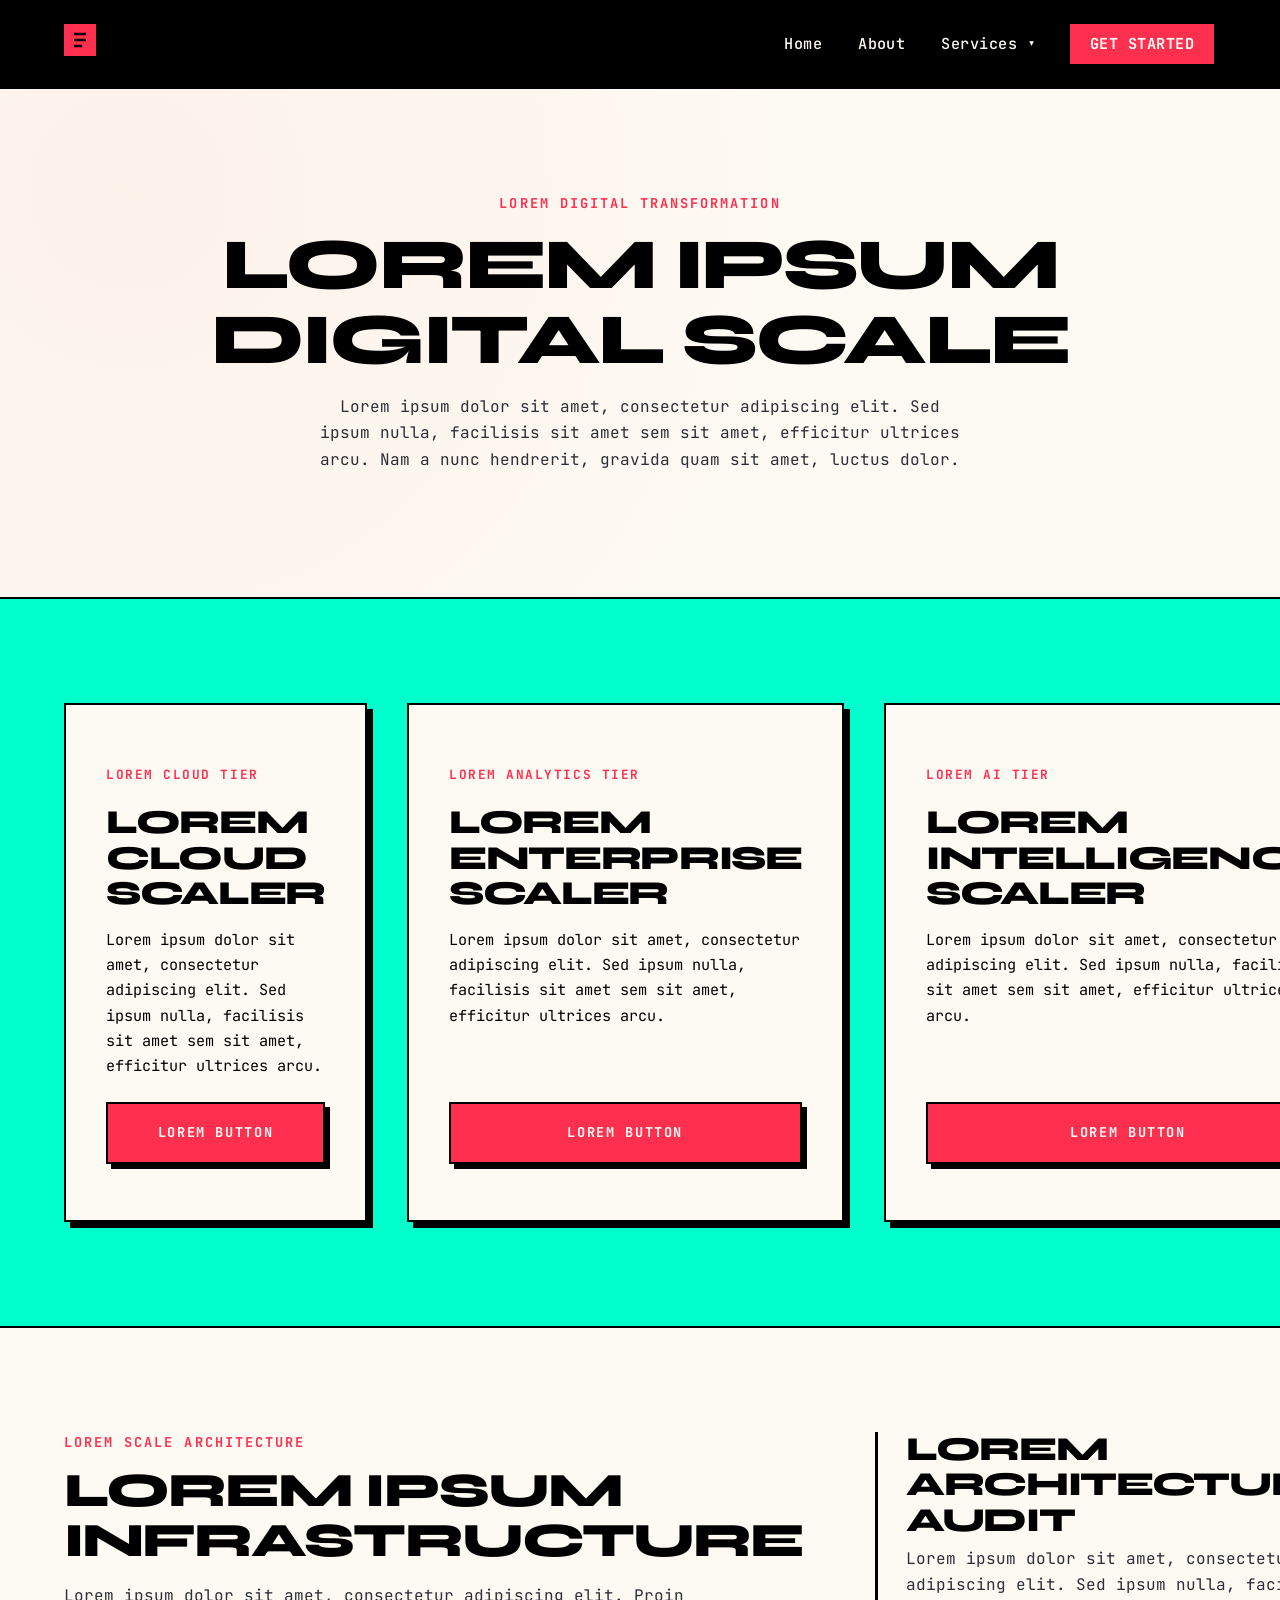
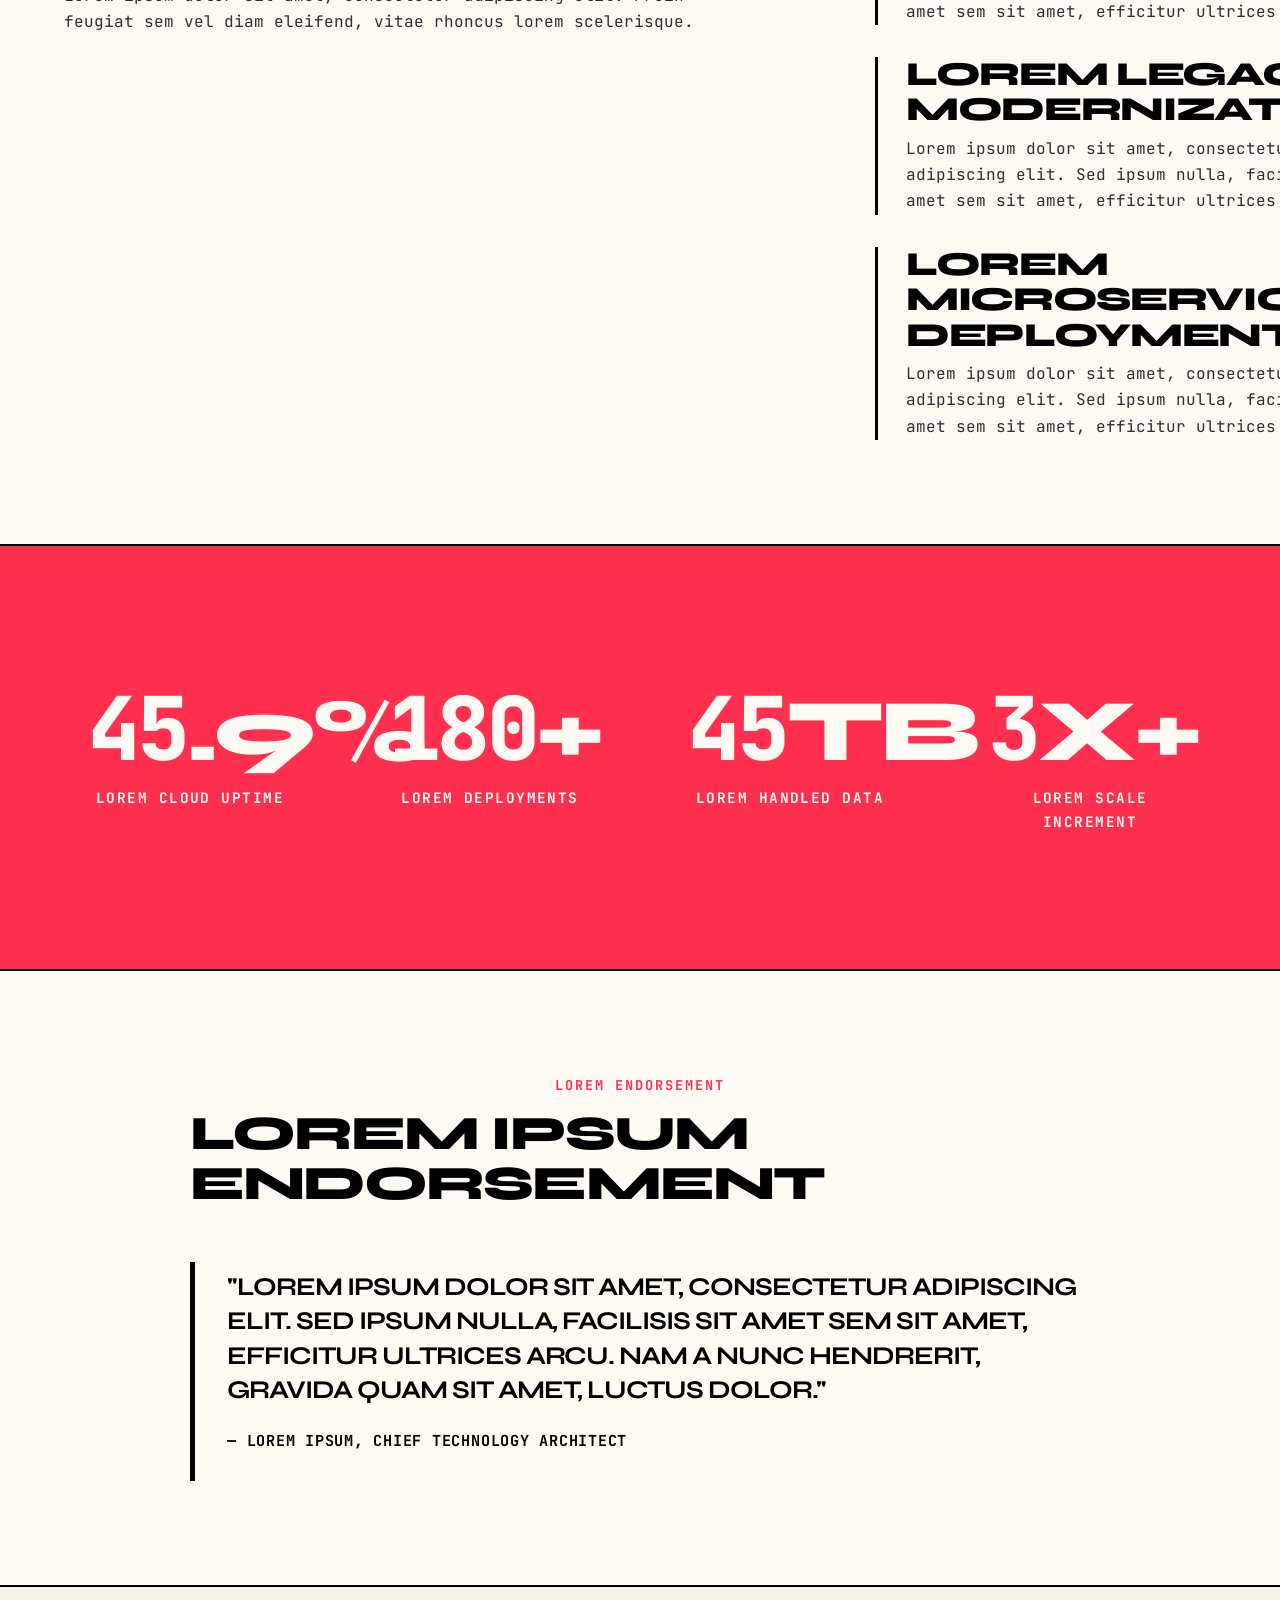
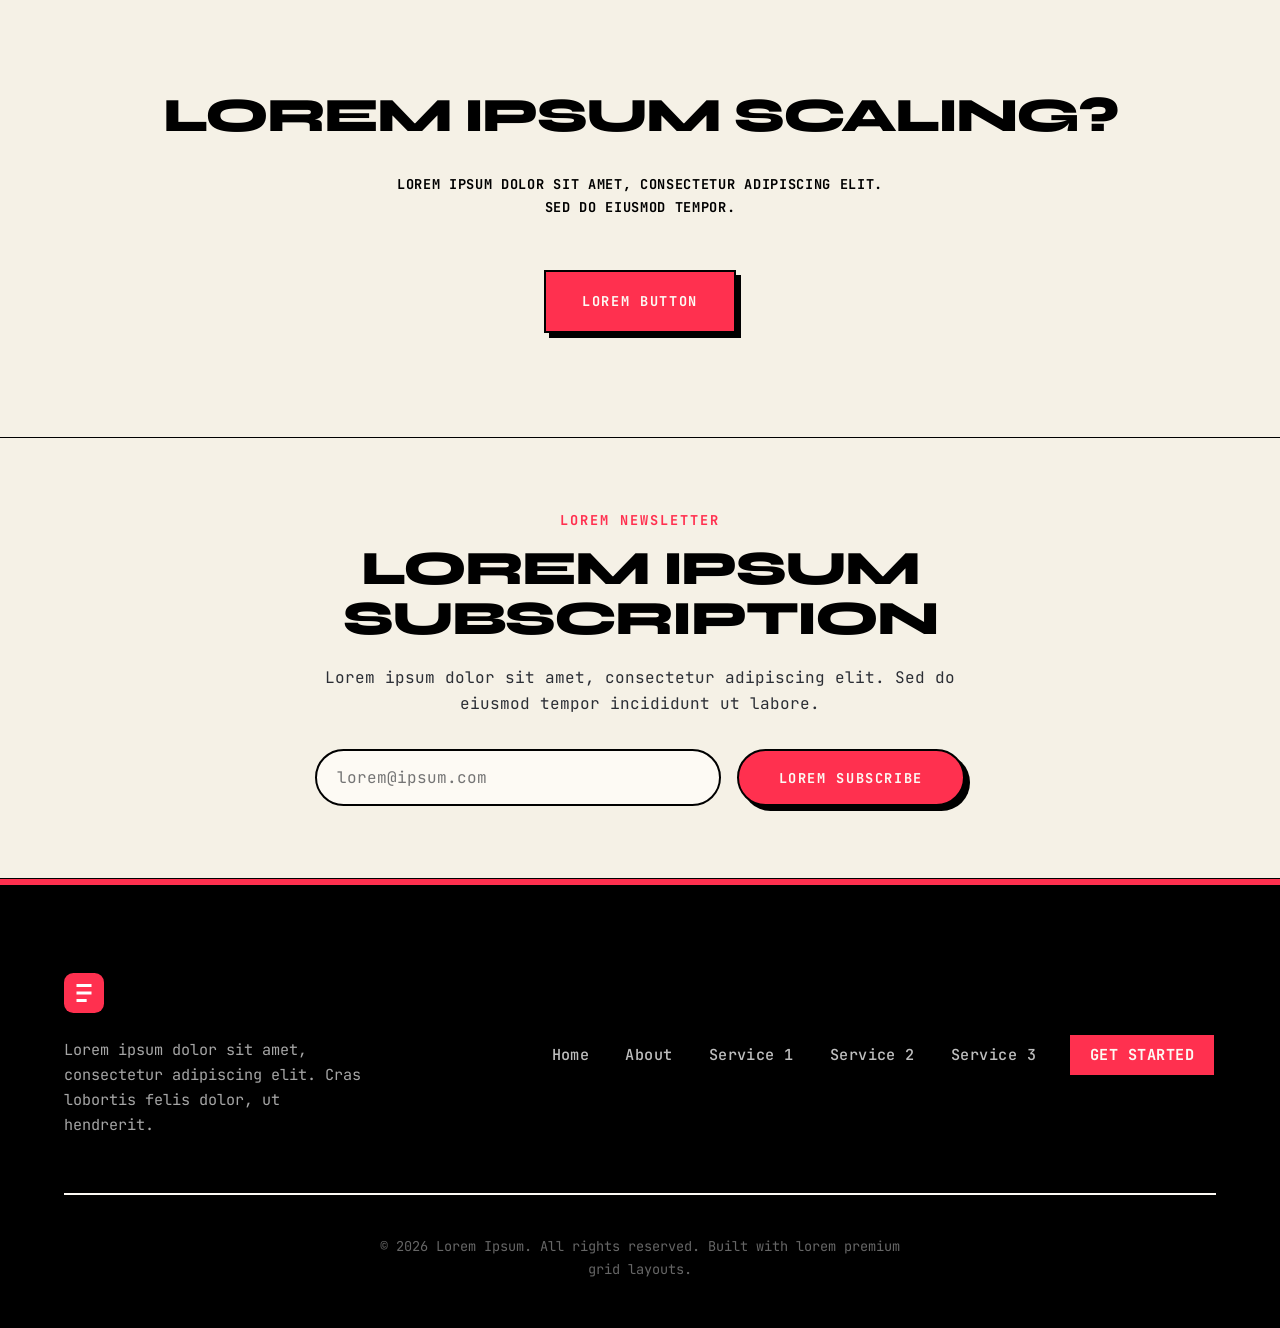
<file: service3.html>
<!doctype html>
<html lang="en">
  <head>
    <meta charset="utf-8" />
    <meta http-equiv="X-UA-Compatible" content="IE=edge" />
    <title>Digital Scale | Our Services</title>
    <meta name="description" content="Explore our specialized digital solutions designed to drive growth, streamline operations, and scale your business." />
    <meta name="viewport" content="width=device-width, initial-scale=1" />
    <link rel="stylesheet" href="./css/main.css" />
  </head>
  <body>
    <!-- Navbar (Global Framework Navigation) -->
    <nav class="navbar">
      <div class="nav-content">
        <div class="logo">
          <a href="index.html">
            <svg width="32" height="32" viewBox="0 0 512 512" fill="none" xmlns="http://www.w3.org/2000/svg">
              <rect width="512" height="512" rx="0" fill="var(--main-color)"/>
              <path d="M160 140H352V180H160V140ZM160 236H352V276H160V236ZM160 332H290V372H160V332Z" fill="var(--neutral-dark)"/>
            </svg>
          </a>
        </div>

        <ul class="nav-links">
          <li><a href="index.html">Home</a></li>
          <li><a href="about.html">About</a></li>
          <li class="dropdown desktop-only active">
            <a href="#" class="drop-btn">Services <span class="arrow">&#9662;</span></a>
            <ul class="dropdown-content">
              <li><a href="service1.html">Service 1</a></li>
              <li><a href="service2.html">Service 2</a></li>
              <li class="active"><a href="service3.html">Service 3</a></li>
            </ul>
          </li>
          <li class="mobile-only"><a href="service1.html">Service 1</a></li>
          <li class="mobile-only"><a href="service2.html">Service 2</a></li>
          <li class="mobile-only active"><a href="service3.html">Service 3</a></li>
          <li><a class="button-links nav-action-button" href="contact.html" style="padding: 0.5rem 1.25rem;">Get Started</a></li>
        </ul>

        <div class="hamburger" id="hamburger">
          <span></span>
          <span></span>
          <span></span>
        </div>
      </div>
    </nav>

    <!-- SECTION 1: Service Specific Hero -->
    <section class="about-hero-center" style="background: radial-gradient(circle at 10% 20%, rgba(255, 87, 51, 0.05) 0%, rgba(255, 255, 255, 0) 60%);">
      <div class="container">
        <div class="center scroll-anim">
          <span class="section-caption">Lorem Digital Transformation</span>
          <h1>Lorem Ipsum Digital Scale</h1>
          <p style="margin-top: 1rem;">Lorem ipsum dolor sit amet, consectetur adipiscing elit. Sed ipsum nulla, facilisis sit amet sem sit amet, efficitur ultrices arcu. Nam a nunc hendrerit, gravida quam sit amet, luctus dolor.</p>
        </div>
      </div>
    </section>

    <!-- SECTION 2: Dynamic Service Tiers Cards -->
    <section class="secondary-color-section dark-section">
      <div class="container">
        <div class="services-tier-grid">
          
          <div class="service-card scroll-anim scroll-delay-1">
            <div class="service-card-meta">
              <span class="service-feature-tag">Lorem Cloud Tier</span>
              <h3>Lorem Cloud Scaler</h3>
              <p style="margin-top: 1rem; font-size: 0.95rem;">Lorem ipsum dolor sit amet, consectetur adipiscing elit. Sed ipsum nulla, facilisis sit amet sem sit amet, efficitur ultrices arcu.</p>
            </div>
            <a class="button-links accent-button" href="contact.html" style="margin-top: 1.5rem; width: 100%;">Lorem Button</a>
          </div>

          <div class="service-card scroll-anim scroll-delay-2">
            <div class="service-card-meta">
              <span class="service-feature-tag">Lorem Analytics Tier</span>
              <h3>Lorem Enterprise Scaler</h3>
              <p style="margin-top: 1rem; font-size: 0.95rem;">Lorem ipsum dolor sit amet, consectetur adipiscing elit. Sed ipsum nulla, facilisis sit amet sem sit amet, efficitur ultrices arcu.</p>
            </div>
            <a class="button-links accent-button" href="contact.html" style="margin-top: 1.5rem; width: 100%;">Lorem Button</a>
          </div>

          <div class="service-card scroll-anim scroll-delay-3">
            <div class="service-card-meta">
              <span class="service-feature-tag">Lorem AI Tier</span>
              <h3>Lorem Intelligence Scaler</h3>
              <p style="margin-top: 1rem; font-size: 0.95rem;">Lorem ipsum dolor sit amet, consectetur adipiscing elit. Sed ipsum nulla, facilisis sit amet sem sit amet, efficitur ultrices arcu.</p>
            </div>
            <a class="button-links accent-button" href="contact.html" style="margin-top: 1.5rem; width: 100%;">Lorem Button</a>
          </div>

        </div>
      </div>
    </section>

    <!-- SECTION 3: Detailed Split Features List -->
    <section>
      <div class="container">
        <div class="two-grid">
          <div class="left-sticky scroll-anim">
            <span class="section-caption">Lorem Scale Architecture</span>
            <h2>Lorem Ipsum Infrastructure</h2>
            <p style="margin-top: 1rem;">Lorem ipsum dolor sit amet, consectetur adipiscing elit. Proin feugiat sem vel diam eleifend, vitae rhoncus lorem scelerisque.</p>
          </div>
          <div>
            <ul class="vertical-list">
              <li class="scroll-anim scroll-delay-1" style="border-left-color: var(--neutral-dark);">
                <h3>Lorem Architecture Audit</h3>
                <p>Lorem ipsum dolor sit amet, consectetur adipiscing elit. Sed ipsum nulla, facilisis sit amet sem sit amet, efficitur ultrices arcu.</p>
              </li>
              <li class="scroll-anim scroll-delay-2" style="border-left-color: var(--neutral-dark);">
                <h3>Lorem Legacy Modernization</h3>
                <p>Lorem ipsum dolor sit amet, consectetur adipiscing elit. Sed ipsum nulla, facilisis sit amet sem sit amet, efficitur ultrices arcu.</p>
              </li>
              <li class="scroll-anim scroll-delay-3" style="border-left-color: var(--neutral-dark);">
                <h3>Lorem Microservice Deployment</h3>
                <p>Lorem ipsum dolor sit amet, consectetur adipiscing elit. Sed ipsum nulla, facilisis sit amet sem sit amet, efficitur ultrices arcu.</p>
              </li>
            </ul>
          </div>
        </div>
      </div>
    </section>

    <!-- SECTION 4: Statistics Metrics Block -->
    <section class="main-color-section dark-section">
      <div class="container">
        <div class="center-figures scroll-anim">
          <div class="vertical-figure">
            <h2><span class="stat-counter" data-target="99">0</span>.9%</h2>
            <p>Lorem Cloud Uptime</p>
          </div>
          <div class="vertical-figure">
            <h2><span class="stat-counter" data-target="450">0</span>+</h2>
            <p>Lorem Deployments</p>
          </div>
          <div class="vertical-figure">
            <h2><span class="stat-counter" data-target="80">0</span>TB</h2>
            <p>Lorem Handled Data</p>
          </div>
          <div class="vertical-figure">
            <h2><span class="stat-counter" data-target="3">0</span>x+</h2>
            <p>Lorem Scale Increment</p>
          </div>
        </div>
      </div>
    </section>

    <!-- SECTION 5: Trust Endorsement Quote -->
    <section>
      <div class="container">
        <div class="center scroll-anim" style="max-width: 900px; margin: 0 auto; text-align: left;">
          <span class="section-caption">Lorem Endorsement</span>
          <h2>Lorem Ipsum Endorsement</h2>
          <div class="testimony-div" style="border-left-color: var(--neutral-dark);">
            <h3>"Lorem ipsum dolor sit amet, consectetur adipiscing elit. Sed ipsum nulla, facilisis sit amet sem sit amet, efficitur ultrices arcu. Nam a nunc hendrerit, gravida quam sit amet, luctus dolor."</h3>
            <p style="color: var(--neutral-dark);">&mdash; Lorem Ipsum, Chief Technology Architect</p>
          </div>
        </div>
      </div>
    </section>

    <!-- SECTION 6: Stylized CTA Separator Section -->
    <section style="background-color: var(--neutral-light-gray); border-top: 2px solid var(--neutral-dark);">
      <div class="container">
        <div class="center scroll-anim">
          <h2>Lorem Ipsum Scaling?</h2>
          <p class="section-caption-below" style="color: var(--neutral-dark);">Lorem ipsum dolor sit amet, consectetur adipiscing elit. Sed do eiusmod tempor.</p>
          <a class="button-links accent-button" href="contact.html" style="margin-top: 2rem;">Lorem Button</a>
        </div>
      </div>
    </section>

    <!-- SECTION: Newsletter Subscription -->
    <section class="newsletter-section" style="background-color: var(--neutral-light-gray); border-top: 1px solid var(--border-color); border-bottom: 1px solid var(--border-color); padding: 4.5rem 5%;">
      <div class="container">
        <div class="center scroll-anim" style="max-width: 650px; margin: 0 auto;">
          <span class="section-caption">Lorem Newsletter</span>
          <h2>Lorem Ipsum Subscription</h2>
          <p style="margin-bottom: 2rem;">Lorem ipsum dolor sit amet, consectetur adipiscing elit. Sed do eiusmod tempor incididunt ut labore.</p>
          <form class="scroll-anim scroll-delay-2" style="width: 100%; display: flex; gap: 1rem; flex-wrap: wrap; justify-content: center;">
            <input type="email" placeholder="lorem@ipsum.com" required style="flex: 1; min-width: 280px; padding: 1rem 1.25rem; border: 2px solid var(--neutral-dark); border-radius: 50px; font-size: 1rem; color: var(--neutral-dark); background-color: var(--neutral-light); outline: none; transition: border-color var(--transition-speed);" />
            <button type="submit" class="button-links accent-button" style="padding: 1rem 2.5rem; border-radius: 50px; border: none; white-space: nowrap;">Lorem Subscribe</button>
          </form>
        </div>
      </div>
    </section>

    <!-- Footer (Global Static Footer) -->
    <footer class="light-footer">
      <div class="footer-content">
        <div class="logo">
          <a href="index.html">
            <svg width="40" height="40" viewBox="0 0 512 512" fill="none" xmlns="http://www.w3.org/2000/svg">
              <rect width="512" height="512" rx="120" fill="var(--main-color)"/>
              <path d="M160 140H352V180H160V140ZM160 236H352V276H160V236ZM160 332H290V372H160V332Z" fill="white"/>
            </svg>
          </a>
          <p style="margin-top: 1rem; font-size: 0.95rem; max-width: 300px; color: rgba(255, 255, 255, 0.65);">Lorem ipsum dolor sit amet, consectetur adipiscing elit. Cras lobortis felis dolor, ut hendrerit.</p>
        </div>
        <ul class="nav-links">
          <li><a href="index.html">Home</a></li>
          <li><a href="about.html">About</a></li>
          <li><a href="service1.html">Service 1</a></li>
          <li><a href="service2.html">Service 2</a></li>
          <li><a href="service3.html">Service 3</a></li>
          <li><a class="button-links nav-action-button" href="contact.html" style="padding: 0.5rem 1.25rem;">Get Started</a></li>
        </ul>
      </div>
      <div class="container">
        <p class="copyright">&copy; 2026 Lorem Ipsum. All rights reserved. Built with lorem premium grid layouts.</p>
      </div>
    </footer>

    <script type="module" src="./js/index.js"></script>
  </body>
</html>
</file>
<file: css/main.css>
@import url('https://fonts.googleapis.com/css2?family=Syne:wght@700;800&family=JetBrains+Mono:wght@400;500;600;700&display=swap');

:root {
  --main-color: #ff304f;         /* Neon-Vivid Crimson Red */
  --secondary-color: #00ffcc;    /* Electric Mint Green */
  --neutral-dark: #000000;       /* Onyx Charcoal Carbon */
  --neutral-mid: #2b2e35;        /* Premium Dark Slate Gray for Copy */
  --neutral-light: #fdfaf4;      /* Luxurious Linen Milk White */
  --neutral-light-gray: #f5f1e6; /* Exquisite Oatmeal Warm Gray */
  --border-color: #000000;       /* Thick Bold Black Border */
  --border-color-dark: #000000;
  --transition-speed: 0.25s;     /* Snappy transition for Brutalist interactive styles */
}

* {
  margin: 0;
  padding: 0;
  box-sizing: border-box;
  font-family: "JetBrains Mono", monospace;
  -webkit-font-smoothing: antialiased;
}

body {
  background-color: var(--neutral-light);
  color: var(--neutral-dark);
  overflow-x: hidden;
  line-height: 1.6;
}

h1, h2, h3, h4, h5, h6 {
  font-family: "Syne", sans-serif;
  font-weight: 800;
  letter-spacing: -0.04em;
  text-transform: uppercase;
  color: var(--neutral-dark);
  line-height: 1.05;
}

h1 {
  font-size: clamp(2.5rem, 6.5vw, 4.5rem);
}

h2 {
  font-size: clamp(1.85rem, 4.8vw, 3rem);
}

h3 {
  font-size: clamp(1.4rem, 3.2vw, 2.1rem);
}

p {
  font-size: 1rem;
  color: var(--neutral-mid);
  max-width: 65ch;
  line-height: 1.65;
}

a {
  text-decoration: none;
  color: inherit;
  transition: all var(--transition-speed) ease;
}

/* Captions and Subheaders */
.section-caption {
  display: block;
  font-family: "JetBrains Mono", monospace;
  font-size: 0.85rem;
  text-transform: uppercase;
  font-weight: 700;
  letter-spacing: 0.15em;
  color: var(--main-color);
  margin-bottom: 0.75rem;
}

.section-caption-below {
  display: block;
  font-family: "JetBrains Mono", monospace;
  font-size: 0.85rem;
  color: var(--main-color);
  margin-top: 0.75rem;
  font-weight: 700;
  letter-spacing: 0.05em;
  text-transform: uppercase;
}

.section-caption-secondary {
  display: block;
  font-family: "JetBrains Mono", monospace;
  font-size: 0.85rem;
  text-transform: uppercase;
  font-weight: 700;
  letter-spacing: 0.15em;
  color: var(--neutral-dark);
  margin-bottom: 0.75rem;
}

/* Page Scroll Animations */
.scroll-anim {
  opacity: 0;
  transform: translateY(30px);
  transition: opacity 1.2s cubic-bezier(0.16, 1, 0.3, 1), transform 1.2s cubic-bezier(0.16, 1, 0.3, 1);
  will-change: transform, opacity;
}

.scroll-anim-slide-left {
  opacity: 0;
  transform: translateX(-30px);
  transition: opacity 1.2s cubic-bezier(0.16, 1, 0.3, 1), transform 1.2s cubic-bezier(0.16, 1, 0.3, 1);
  will-change: transform, opacity;
}

.scroll-anim-slide-right {
  opacity: 0;
  transform: translateX(30px);
  transition: opacity 1.2s cubic-bezier(0.16, 1, 0.3, 1), transform 1.2s cubic-bezier(0.16, 1, 0.3, 1);
  will-change: transform, opacity;
}

.scroll-anim.animate-visible,
.scroll-anim-slide-left.animate-visible,
.scroll-anim-slide-right.animate-visible {
  opacity: 1;
  transform: translate(0, 0);
}

.scroll-delay-1 { transition-delay: 0.08s; }
.scroll-delay-2 { transition-delay: 0.16s; }
.scroll-delay-3 { transition-delay: 0.24s; }
.scroll-delay-4 { transition-delay: 0.32s; }
.scroll-delay-5 { transition-delay: 0.4s; }

/* Navigation */
.navbar {
  position: sticky;
  top: 0;
  z-index: 1000;
  background-color: var(--neutral-dark);
  color: var(--neutral-light);
  padding: 1.35rem 5%;
  border-bottom: 1px solid var(--border-color-dark);
}

.nav-content {
  width: 100%;
  max-width: 1245px;
  margin: 0 auto;
  display: flex;
  justify-content: space-between;
  align-items: center;
}

.nav-links {
  display: flex;
  list-style: none;
  align-items: center;
  gap: 1.75rem;
}

.nav-links li {
  position: relative;
}

.nav-links li a {
  color: var(--neutral-light);
  font-weight: 500;
  font-size: 0.95rem;
  padding: 0.5rem 0.25rem;
  display: block;
  letter-spacing: 0.03em;
}

.nav-links li a::after {
  content: '';
  position: absolute;
  width: 100%;
  transform: scaleX(0);
  height: 2px;
  bottom: -2px;
  left: 0;
  background-color: var(--main-color);
  transform-origin: bottom right;
  transition: transform var(--transition-speed) cubic-bezier(0.16, 1, 0.3, 1);
}

.nav-links li a:hover {
  color: var(--main-color);
}

.nav-links li a:hover::after {
  transform: scaleX(1);
  transform-origin: bottom left;
}

/* Dropdown Menu styling */
.dropdown {
  position: relative;
}

.dropdown-content {
  opacity: 0;
  visibility: hidden;
  position: absolute;
  top: 100%;
  left: 0;
  background-color: var(--neutral-dark);
  min-width: 200px;
  box-shadow: 0 15px 35px rgba(0,0,0,0.3);
  border: 1px solid var(--border-color-dark);
  border-radius: 4px;
  list-style: none;
  padding: 0.5rem 0;
  margin-top: 0.5rem;
  z-index: 1100;
  transition: opacity var(--transition-speed) ease, visibility var(--transition-speed) ease;
  transition-delay: 0.2s;
}

.dropdown-content li a {
  padding: 0.75rem 1.25rem;
  font-size: 0.9rem;
}

.dropdown-content li a::after {
  display: none;
}

.dropdown-content li a:hover {
  background-color: rgba(255, 255, 255, 0.04);
  color: var(--main-color);
}

.dropdown:hover .dropdown-content {
  opacity: 1;
  visibility: visible;
  transition-delay: 0s;
}

/* Layout Blocks */
.mobile-only {
  display: none !important;
}

section {
  padding: 6.5rem 5% 6.5rem 5%;
  background-color: var(--neutral-light);
  position: relative;
}

.container {
  width: 100%;
  max-width: 1245px;
  margin: 0 auto;
}

hr.rounded {
  display: none;
}

/* Layout Grids */
.two-grid {
  display: grid;
  grid-template-columns: repeat(2, 1fr);
  gap: 4.5rem;
  align-items: center;
}

.three-grid {
  display: grid;
  grid-template-columns: repeat(3, minmax(0, 1fr));
  gap: 2.5rem;
  width: 100%;
  max-width: 100%;
}

.three-grid > div {
  min-width: 0;
  word-wrap: break-word;
  overflow-wrap: break-word;
}

.bento-grid {
  display: grid;
  grid-template-columns: repeat(3, 1fr);
  grid-auto-rows: minmax(220px, auto);
  gap: 1.75rem;
}

.bento-card {
  background: var(--neutral-light);
  border: 2.5px solid var(--border-color);
  padding: 2.75rem;
  border-radius: 0px;
  display: flex;
  flex-direction: column;
  justify-content: space-between;
  box-shadow: 6px 6px 0px var(--neutral-dark);
  transition: all var(--transition-speed) ease;
}

.bento-card:hover {
  transform: translate(-3px, -3px);
  border-color: var(--main-color);
  box-shadow: 10px 10px 0px var(--neutral-dark);
}

.bento-card.col-span-2 {
  grid-column: span 2;
}

.bento-card.row-span-2 {
  grid-row: span 2;
}

/* Stylized Background Color Sections */
.main-color-section {
  background-color: var(--main-color);
  color: var(--neutral-light);
  border-top: 2.5px solid var(--neutral-dark);
  border-bottom: 2.5px solid var(--neutral-dark);
}

.main-color-section h1,
.main-color-section h2,
.main-color-section h3,
.main-color-section p,
.main-color-section .section-caption-below {
  color: var(--neutral-light) !important;
}

.main-color-section .section-caption {
  color: var(--neutral-dark) !important;
}

.secondary-color-section {
  background-color: var(--secondary-color);
  color: var(--neutral-dark);
  border-top: 2.5px solid var(--neutral-dark);
  border-bottom: 2.5px solid var(--neutral-dark);
}

.secondary-color-section h1,
.secondary-color-section h2,
.secondary-color-section h3,
.secondary-color-section p,
.secondary-color-section .section-caption-below {
  color: var(--neutral-dark) !important;
}

.secondary-color-section .section-caption {
  color: var(--main-color) !important;
}

/* Button Styling */
.button-links {
  display: inline-block;
  padding: 1.15rem 2.25rem;
  border-radius: 0px;
  font-weight: 700;
  font-size: 0.85rem;
  text-transform: uppercase;
  letter-spacing: 0.12em;
  border: 2.5px solid var(--neutral-dark) !important;
  text-align: center;
  cursor: pointer;
  background-color: var(--neutral-light);
  color: var(--neutral-dark);
  box-shadow: 5px 5px 0px var(--neutral-dark);
  transition: all var(--transition-speed) ease;
  text-decoration: none !important;
}

.button-links:hover {
  transform: translate(2px, 2px);
  box-shadow: 2px 2px 0px var(--neutral-dark);
}

.nav-links li a.button-links::after,
footer .nav-links li a.button-links::after,
.button-links::after {
  display: none !important;
}

.nav-links li a.button-links:hover,
footer .nav-links li a.button-links:hover,
.nav-links li a.button-links:focus,
footer .nav-links li a.button-links:focus {
  color: var(--neutral-dark) !important;
}

.nav-links li a.light-button:hover,
footer .nav-links li a.light-button:hover {
  color: var(--neutral-light) !important;
}

.nav-links li a.dark-button:hover,
footer .nav-links li a.dark-button:hover {
  color: var(--neutral-dark) !important;
}

.light-button {
  background-color: var(--neutral-light-gray);
  color: var(--neutral-dark);
  border: 2.5px solid var(--border-color);
}

.light-button:hover {
  background-color: var(--main-color);
  color: var(--neutral-light);
  border-color: var(--neutral-dark);
}

section:not(.dark-section):not(.main-color-section):not(.secondary-color-section) .light-button {
  border: 2.5px solid var(--neutral-dark);
}

.dark-button {
  background-color: var(--neutral-dark);
  color: var(--neutral-light);
}

.dark-button:hover {
  background-color: var(--main-color);
  color: var(--neutral-light);
}

.dark-section .dark-button,
.main-color-section .dark-button,
.secondary-color-section .dark-button,
.navbar .dark-button,
footer .dark-button {
  border: 2.5px solid var(--neutral-light);
}

.accent-button {
  background-color: var(--main-color);
  color: var(--neutral-light);
}

.accent-button:hover {
  background-color: var(--secondary-color);
  color: var(--neutral-dark);
}

.secondary-button {
  background-color: var(--secondary-color);
  color: var(--neutral-dark);
}

.secondary-button:hover {
  background-color: var(--main-color);
  color: var(--neutral-light);
}

.white-button {
  background-color: var(--neutral-light);
  color: var(--neutral-dark);
}

.white-button:hover {
  background-color: var(--neutral-dark);
  color: var(--neutral-light);
}

section:not(.dark-section):not(.main-color-section):not(.secondary-color-section) .white-button {
  border: 2.5px solid var(--neutral-dark);
}

.nav-action-button {
  background-color: var(--main-color) !important;
  color: var(--neutral-light) !important;
  border: 2.5px solid var(--neutral-dark) !important;
  font-weight: 700 !important;
  box-shadow: 4px 4px 0px var(--neutral-dark) !important;
}

.nav-links li a.nav-action-button:hover,
footer .nav-links li a.nav-action-button:hover,
.nav-links li a.nav-action-button:focus,
footer .nav-links li a.nav-action-button:focus,
.nav-action-button:hover,
.nav-action-button:focus {
  background-color: var(--secondary-color) !important;
  color: var(--neutral-dark) !important;
  transform: translate(2px, 2px);
  box-shadow: 1px 1px 0px var(--neutral-dark) !important;
}

/* Sticky Column Layout */
.left-sticky {
  position: sticky;
  top: 150px;
  align-self: start;
}

/* Asymmetric Team Leadership Grid */
.team-grid-asymmetric {
  display: grid;
  grid-template-columns: 1fr 1fr;
  gap: 4.5rem;
  align-items: center;
}

.team-grid-asymmetric .left-col,
.team-grid-asymmetric .right-col {
  display: flex;
  flex-direction: column;
  gap: 3.5rem;
}

.team-grid-asymmetric .right-col {
  margin-top: 5rem;
}

.leader-card {
  background: var(--neutral-light);
  padding: 3rem;
  border-radius: 0px;
  box-shadow: 6px 6px 0px var(--neutral-dark);
  border: 2.5px solid var(--border-color);
  transition: all var(--transition-speed) ease;
}

.leader-card:hover {
  transform: translate(-3px, -3px);
  border-color: var(--main-color);
  box-shadow: 10px 10px 0px var(--neutral-dark);
}

.leader-title {
  color: var(--main-color);
  font-family: "JetBrains Mono", monospace;
  font-size: 0.85rem;
  text-transform: uppercase;
  font-weight: 700;
  letter-spacing: 0.1em;
  margin-bottom: 0.5rem;
}

.leader-bio {
  color: var(--neutral-mid);
  margin-top: 1rem;
}

/* Services Page Tiers Grid */
.services-tier-grid {
  display: grid;
  grid-template-columns: repeat(3, 1fr);
  gap: 2.5rem;
}

.service-card {
  background: var(--neutral-light);
  padding: 3.5rem 2.5rem;
  border-radius: 0px;
  border: 2.5px solid var(--border-color);
  display: flex;
  flex-direction: column;
  justify-content: space-between;
  box-shadow: 6px 6px 0px var(--neutral-dark);
  transition: all var(--transition-speed) ease;
}

.service-card h1, .service-card h2, .service-card h3, .service-card p, .service-card li,
.leader-card h1, .leader-card h2, .leader-card h3, .leader-card p, .leader-card li,
.bento-card h1, .bento-card h2, .bento-card h3, .bento-card p, .bento-card li,
.leader-bio {
  color: var(--neutral-dark) !important;
}

.service-card:hover {
  transform: translate(-3px, -3px);
  border-color: var(--main-color);
  box-shadow: 10px 10px 0px var(--neutral-dark);
}

.service-feature-tag {
  font-family: "JetBrains Mono", monospace;
  font-size: 0.8rem;
  text-transform: uppercase;
  font-weight: 700;
  letter-spacing: 0.12em;
  color: var(--main-color);
  margin-bottom: 1.25rem;
  display: inline-block;
}

/* Vertical bullet-list */
ul.vertical-list {
  display: flex;
  flex-direction: column;
  gap: 2rem;
  list-style: none;
}

ul.vertical-list li {
  padding-left: 1.75rem;
  border-left: 3px solid var(--main-color);
}

ul.vertical-list li h3 {
  margin-bottom: 0.5rem;
}

/* Testimonial Box Styling */
.testimony-div {
  margin-top: 2rem;
  border-left: 5px solid var(--main-color);
  padding-left: 2rem;
  padding-top: 0.5rem;
  padding-bottom: 0.5rem;
}

.testimony-div h3 {
  font-family: "Syne", sans-serif;
  font-weight: 700;
  font-size: clamp(1.2rem, 2.5vw, 1.6rem);
  line-height: 1.35;
  margin-bottom: 1.25rem;
}

.testimony-div p {
  font-family: "JetBrains Mono", monospace;
  font-weight: 700;
  font-size: 0.95rem;
  letter-spacing: 0.05em;
  text-transform: uppercase;
  color: var(--main-color);
}

/* FAQ Accordion Section */
.faq-container {
  max-width: 800px;
  margin: 0 auto;
  display: flex;
  flex-direction: column;
  gap: 1.5rem;
}

.faq-item {
  border: 2.5px solid var(--border-color);
  border-radius: 0px;
  overflow: hidden;
  background-color: var(--neutral-light);
  box-shadow: 4px 4px 0px var(--neutral-dark);
  transition: all var(--transition-speed) ease;
}

.faq-item:hover {
  border-color: var(--main-color);
}

.faq-question {
  width: 100%;
  padding: 1.75rem 2rem;
  text-align: left;
  background: none;
  border: none;
  display: flex;
  justify-content: space-between;
  align-items: center;
  font-family: "JetBrains Mono", monospace;
  font-size: 1.1rem;
  font-weight: 700;
  color: var(--neutral-dark);
  cursor: pointer;
}

.faq-answer {
  max-height: 0;
  overflow: hidden;
  transition: max-height var(--transition-speed) cubic-bezier(0.16, 1, 0.3, 1), padding var(--transition-speed) ease;
  background-color: var(--neutral-light-gray);
  border-top: 2.5px solid transparent;
}

.faq-item.active .faq-answer {
  max-height: 250px;
  padding: 1.75rem 2rem;
  border-top-color: var(--border-color);
}

.faq-icon {
  font-size: 1.5rem;
  font-weight: 300;
  color: var(--main-color);
  transition: transform var(--transition-speed) ease;
}

.faq-item.active .faq-icon {
  transform: rotate(45deg);
}

/* Statistics Figures & Metric Sections */
.center-figures {
  display: flex;
  justify-content: space-evenly;
  gap: 3rem;
  flex-wrap: wrap;
  width: 100%;
}

.vertical-figure {
  text-align: center;
  flex: 1;
  min-width: 200px;
  padding: 2rem 1.5rem;
}

.vertical-figure h2 {
  font-family: "Syne", sans-serif;
  font-size: clamp(3rem, 8vw, 5.5rem);
  color: var(--main-color);
  font-weight: 800;
  margin-bottom: 0.5rem;
}

.vertical-figure p {
  font-family: "JetBrains Mono", monospace;
  font-weight: 700;
  font-size: 0.9rem;
  text-transform: uppercase;
  letter-spacing: 0.1em;
  color: var(--neutral-mid);
}

.dark-section .vertical-figure p {
  color: rgba(255, 255, 255, 0.7);
}

/* Center Container */
.center {
  display: flex;
  flex-direction: column;
  align-items: center;
  justify-content: center;
  text-align: center;
}

.center h2, .center h3, .center p {
  margin-bottom: 1.25rem;
}

/* Infinite Client Logo Carousel */
.carousel-container {
  overflow: hidden;
  padding: 3rem 0;
  background: var(--neutral-light-gray);
  position: relative;
  width: 100%;
}

.carousel-container::before,
.carousel-container::after {
  background: linear-gradient(to right, var(--neutral-light-gray) 0%, rgba(245, 241, 230, 0) 100%);
  content: "";
  height: 100%;
  position: absolute;
  width: 150px;
  z-index: 2;
  top: 0;
}

.carousel-container::before {
  left: 0;
}

.carousel-container::after {
  right: 0;
  transform: rotateZ(180deg);
}

.carousel-track {
  display: flex;
  width: max-content;
  animation: scroll 30s linear infinite;
}

.carousel-track:hover {
  animation-play-state: paused;
}

.slide {
  width: 250px;
  flex-shrink: 0;
  display: flex;
  align-items: center;
  justify-content: center;
}

.placeholder-logo {
  width: 175px;
  height: 55px;
  background-color: var(--neutral-light);
  border: 2.5px solid var(--neutral-dark);
  border-radius: 0px;
  display: flex;
  align-items: center;
  justify-content: center;
  font-family: "JetBrains Mono", monospace;
  font-weight: 700;
  color: var(--neutral-dark);
  font-size: 0.8rem;
  text-transform: uppercase;
  letter-spacing: 0.05em;
  box-shadow: 4px 4px 0px var(--neutral-dark);
  transition: all var(--transition-speed) ease;
}

.placeholder-logo:hover {
  background-color: var(--secondary-color);
  color: var(--neutral-dark);
  transform: translate(2px, 2px);
  box-shadow: 1px 1px 0px var(--neutral-dark);
  cursor: pointer;
}

@keyframes scroll {
  0% { transform: translateX(0); }
  100% { transform: translateX(-33.3333%); }
}

/* Hero Banners */
.hero-banner {
  padding: 7rem 5% 8rem 5%;
  background: radial-gradient(circle at 85% 20%, rgba(255, 48, 79, 0.08) 0%, rgba(255, 255, 255, 0) 50%),
              radial-gradient(circle at 15% 80%, rgba(0, 255, 204, 0.06) 0%, rgba(255, 255, 255, 0) 50%);
  border-bottom: 2.5px solid var(--border-color);
}

.hero-content {
  display: flex;
  flex-direction: column;
  gap: 1.75rem;
  align-items: flex-start;
}

.hero-content p {
  font-size: 1.2rem;
  line-height: 1.65;
}

/* Interactive SVG Logo and animations */
.logo svg {
  fill: currentColor !important;
  transition: transform var(--transition-speed) ease;
}

.logo:hover svg {
  transform: rotate(15deg) scale(1.1);
  color: var(--main-color);
}

/* Contact Page form layout */
form.vertical-list {
  list-style: none;
  width: 100%;
}

form.vertical-list label {
  display: block;
  font-family: "JetBrains Mono", monospace;
  font-size: 0.85rem;
  font-weight: 700;
  color: var(--neutral-dark);
  margin-bottom: 0.5rem;
  text-transform: uppercase;
  letter-spacing: 0.05em;
}

form.vertical-list input, 
form.vertical-list textarea {
  width: 100%;
  padding: 1.1rem 1.25rem;
  border: 2.5px solid var(--border-color);
  border-radius: 0px;
  font-family: "JetBrains Mono", monospace;
  font-size: 0.95rem;
  color: var(--neutral-dark);
  background-color: var(--neutral-light);
  margin-bottom: 1.5rem;
  transition: all var(--transition-speed) ease;
}

form.vertical-list input:focus, 
form.vertical-list textarea:focus {
  outline: none;
  border-color: var(--main-color);
  box-shadow: 4px 4px 0px var(--neutral-dark);
}

form.vertical-list textarea {
  resize: vertical;
  min-height: 150px;
}

/* Footer Section */
footer {
  background-color: var(--neutral-dark);
  color: var(--neutral-light);
  padding: 5.5rem 5% 3rem 5%;
  border-top: 6px solid var(--main-color);
}

footer .footer-content {
  display: flex;
  justify-content: space-between;
  align-items: center;
  max-width: 1245px;
  margin: 0 auto;
  padding-bottom: 3.5rem;
  border-bottom: 2.5px solid var(--neutral-light);
}

footer .nav-links li a {
  color: rgba(255, 255, 255, 0.75);
}

footer .nav-links li a:hover {
  color: var(--main-color);
}

footer .copyright {
  font-family: "JetBrains Mono", monospace;
  font-size: 0.85rem;
  color: rgba(255, 255, 255, 0.4);
  margin: 2.5rem auto 0 auto;
  text-align: center;
  display: block;
  width: 100%;
}

/* Hamburger Responsive Toggle */
.hamburger {
  display: none;
  flex-direction: column;
  justify-content: space-between;
  width: 28px;
  height: 20px;
  cursor: pointer;
  position: relative;
  z-index: 2000;
}

.hamburger span {
  display: block;
  width: 100%;
  height: 2px;
  background-color: var(--neutral-light);
  border-radius: 1px;
  transition: all var(--transition-speed) ease;
}

.hamburger:hover span {
  background-color: var(--main-color);
}

/* Responsive Styles */
@media (max-width: 1024px) {
  .hamburger {
    display: flex;
  }

  .nav-links {
    position: fixed;
    top: 0;
    left: -100%;
    width: 100%;
    height: 100vh;
    background-color: var(--neutral-dark);
    flex-direction: column;
    justify-content: center;
    align-items: center;
    gap: 2rem;
    transition: left 0.4s cubic-bezier(0.16, 1, 0.3, 1);
    z-index: 1500;
  }

  .nav-links.active {
    left: 0;
  }

  .nav-links li a {
    font-size: 1.5rem;
    padding: 0.75rem 1rem;
  }

  .nav-links li a::after {
    height: 3px;
    bottom: -4px;
  }

  .mobile-only {
    display: block !important;
  }

  .desktop-only {
    display: none !important;
  }

  .dropdown-content {
    position: static;
    display: none;
    background-color: rgba(255, 255, 255, 0.05);
    box-shadow: none;
    border: none;
    width: 100%;
    text-align: center;
    margin-top: 0.5rem;
  }

  .dropdown-content.active {
    display: block;
  }

  /* Structural adjustment */
  .two-grid, .three-grid, .bento-grid, .services-tier-grid, .team-grid-asymmetric {
    grid-template-columns: 1fr;
    gap: 3rem;
  }

  .bento-card.col-span-2 {
    grid-column: span 1;
  }

  .left-sticky {
    position: static;
    margin-bottom: 2rem;
  }

  .team-grid-asymmetric .right-col {
    margin-top: 0;
  }

  footer .footer-content {
    flex-direction: column;
    gap: 2.5rem;
    text-align: center;
  }

  footer .nav-links {
    flex-direction: column;
    gap: 1.25rem;
  }
}

@media (max-width: 576px) {
  section {
    padding: 4.5rem 5%;
  }

  .carousel-container::before,
  .carousel-container::after {
    width: 60px;
  }
}
</file>
